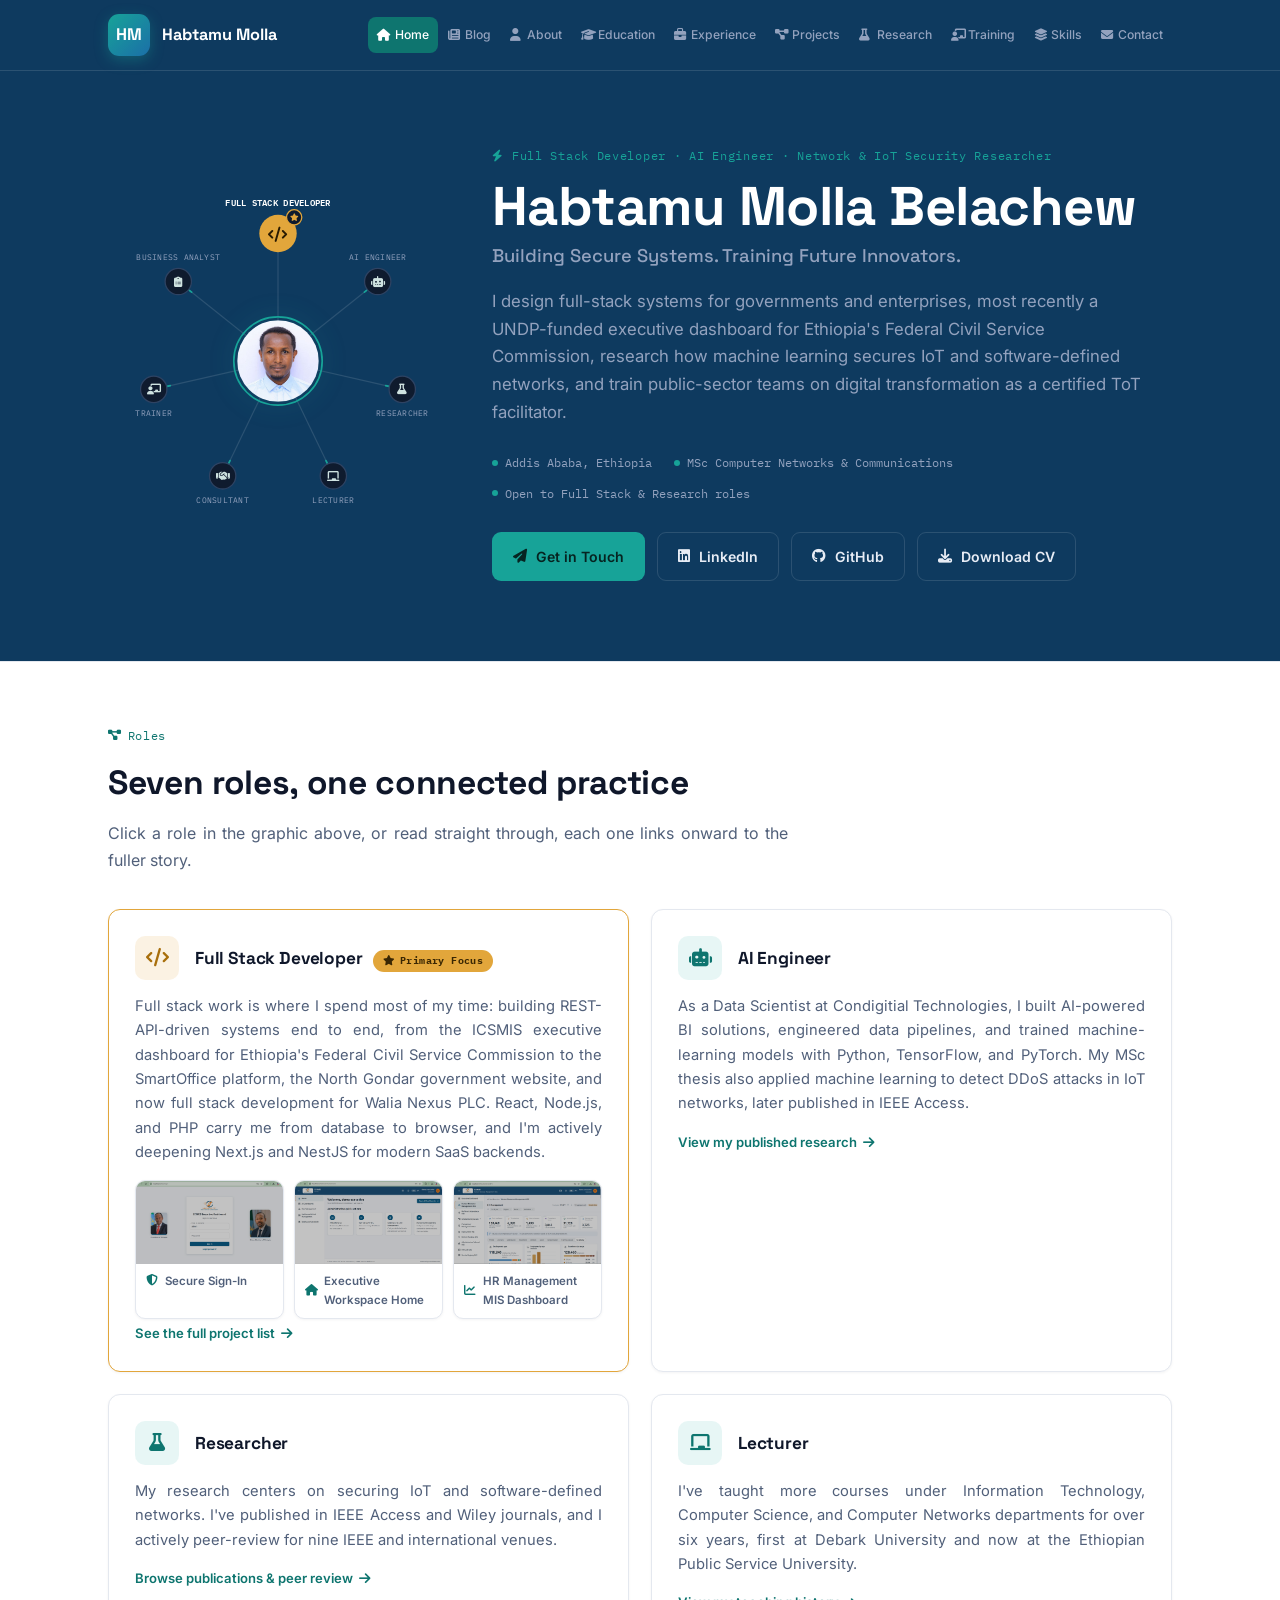
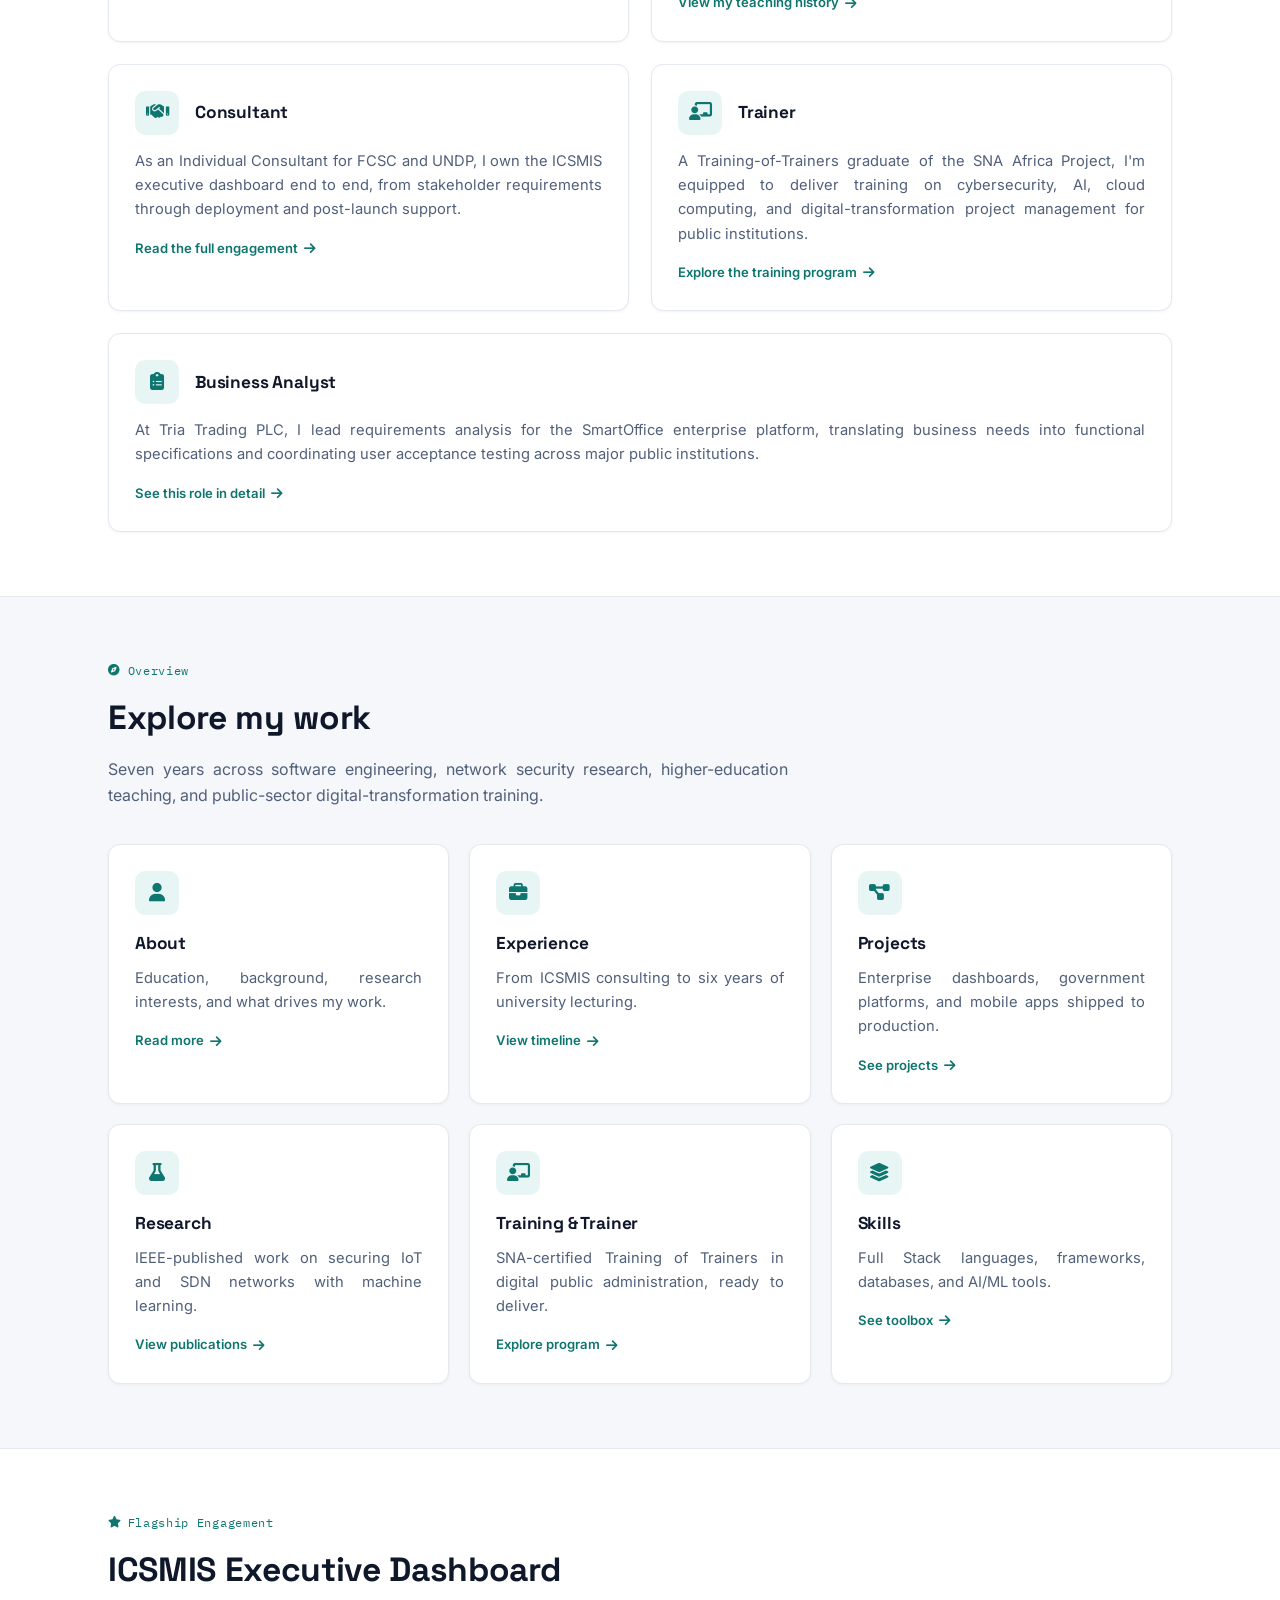
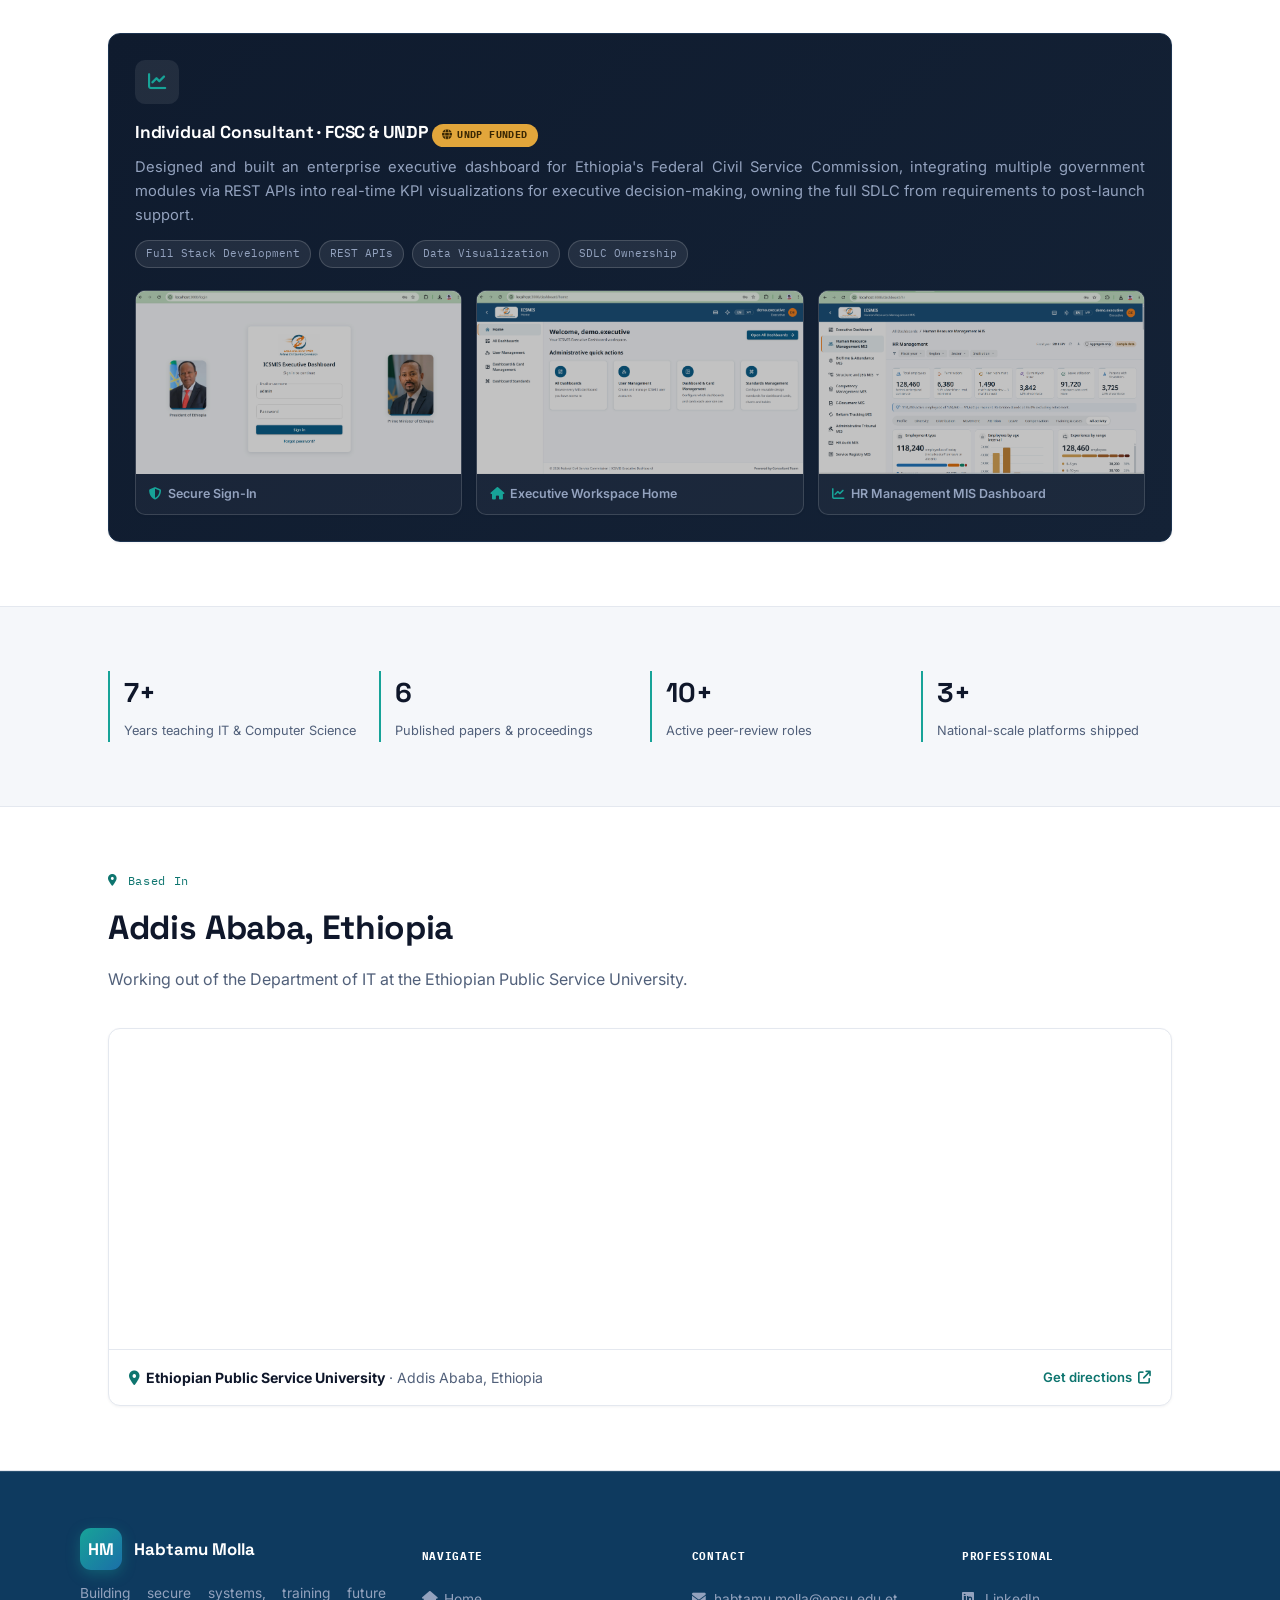
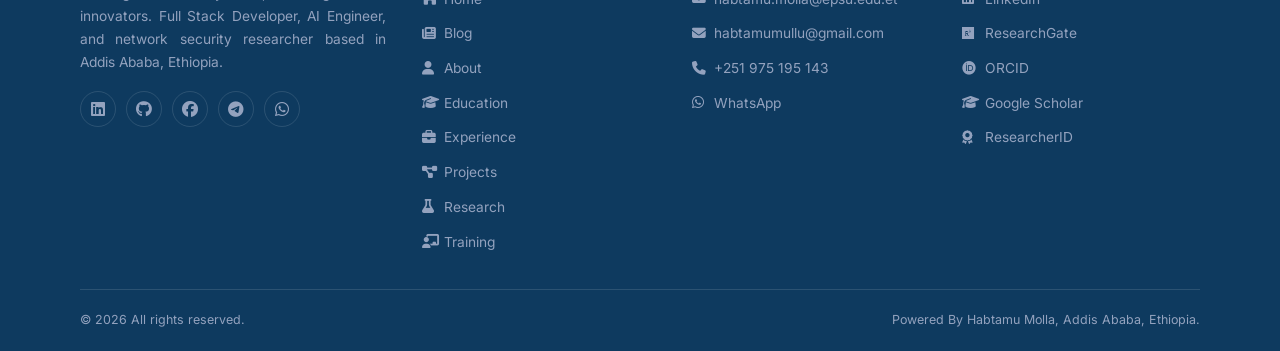
<file: index.html>
<!DOCTYPE html>
<html lang="en">
<head>
<meta charset="UTF-8">
<meta name="viewport" content="width=device-width, initial-scale=1.0">
<title>Habtamu Molla | Full Stack Developer & Network Security Researcher</title>
<meta name="description" content="Portfolio of Habtamu Molla, Full Stack Developer, IT Lecturer, Network/IoT Security Researcher, and ToT Trainer based in Addis Ababa, Ethiopia.">
<meta name="google-site-verification" content="iqMxD6NgY4F2zrNZvsVdarxeiHT7VKi01zDI94SJOY4" />
<link rel="preconnect" href="https://fonts.googleapis.com">
<link rel="preconnect" href="https://fonts.gstatic.com" crossorigin>
<link href="https://fonts.googleapis.com/css2?family=Space+Grotesk:wght@500;600;700&family=Inter:wght@400;500;600;700&family=IBM+Plex+Mono:wght@400;500&display=swap" rel="stylesheet">
<link rel="stylesheet" href="https://cdnjs.cloudflare.com/ajax/libs/font-awesome/6.5.1/css/all.min.css">
<link rel="stylesheet" href="assets/styles.css">
</head>
<body data-page="home">
<header class="site-header">
  <div class="nav-inner">
    <a class="brand" href="/">
      <span class="brand-mark">HM</span>
      <span class="brand-text">
        <span class="brand-name">Habtamu Molla</span>
        <span class="brand-tag">FULL STACK DEVELOPER &middot; AI &amp; SECURITY</span>
      </span>
    </a>
    <button class="nav-toggle" id="navToggle" aria-label="Toggle menu" aria-expanded="false">
      <span></span><span></span><span></span>
    </button>
    <ul class="nav-links" id="navLinks">
      <li><a href="/" data-page="home"><i class="fa-solid fa-house icon"></i>Home</a></li>
      <li><a href="blog" data-page="blog"><i class="fa-solid fa-newspaper icon"></i>Blog</a></li>
      <li><a href="about" data-page="about"><i class="fa-solid fa-user icon"></i>About</a></li>
      <li><a href="education" data-page="education"><i class="fa-solid fa-graduation-cap icon"></i>Education</a></li>
      <li><a href="experience" data-page="experience"><i class="fa-solid fa-briefcase icon"></i>Experience</a></li>
      <li><a href="projects" data-page="projects"><i class="fa-solid fa-diagram-project icon"></i>Projects</a></li>
      <li><a href="research" data-page="research"><i class="fa-solid fa-flask icon"></i>Research</a></li>
      <li><a href="training" data-page="training"><i class="fa-solid fa-chalkboard-user icon"></i>Training</a></li>
      <li><a href="skills" data-page="skills"><i class="fa-solid fa-layer-group icon"></i>Skills</a></li>
      <li><a href="contact" data-page="contact"><i class="fa-solid fa-envelope icon"></i>Contact</a></li>
    </ul>
  </div>
</header>

<section class="hero">
  <div class="hero-inner">
    <div class="hero-network"><svg viewBox="0 0 400 400" xmlns="http://www.w3.org/2000/svg" role="img" aria-label="My roles, connected around a central photo">
  <defs>
    <clipPath id="photoClip"><circle cx="200" cy="200" r="48"/></clipPath>
  </defs>
  <line x1="200" y1="200" x2="200.0" y2="50.0" stroke="var(--dark-line)" stroke-width="1.4"/><line class="pulse-a" x1="200" y1="200" x2="200.0" y2="50.0" stroke="#17A398" stroke-width="2" stroke-dasharray="9 121" stroke-linecap="round"/><line x1="200" y1="200" x2="317.3" y2="106.5" stroke="var(--dark-line)" stroke-width="1.4"/><line class="pulse-b" x1="200" y1="200" x2="317.3" y2="106.5" stroke="#17A398" stroke-width="2" stroke-dasharray="9 121" stroke-linecap="round"/><line x1="200" y1="200" x2="346.2" y2="233.4" stroke="var(--dark-line)" stroke-width="1.4"/><line class="pulse-c" x1="200" y1="200" x2="346.2" y2="233.4" stroke="#17A398" stroke-width="2" stroke-dasharray="9 121" stroke-linecap="round"/><line x1="200" y1="200" x2="265.1" y2="335.1" stroke="var(--dark-line)" stroke-width="1.4"/><line class="pulse-a" x1="200" y1="200" x2="265.1" y2="335.1" stroke="#17A398" stroke-width="2" stroke-dasharray="9 121" stroke-linecap="round"/><line x1="200" y1="200" x2="134.9" y2="335.1" stroke="var(--dark-line)" stroke-width="1.4"/><line class="pulse-b" x1="200" y1="200" x2="134.9" y2="335.1" stroke="#17A398" stroke-width="2" stroke-dasharray="9 121" stroke-linecap="round"/><line x1="200" y1="200" x2="53.8" y2="233.4" stroke="var(--dark-line)" stroke-width="1.4"/><line class="pulse-c" x1="200" y1="200" x2="53.8" y2="233.4" stroke="#17A398" stroke-width="2" stroke-dasharray="9 121" stroke-linecap="round"/><line x1="200" y1="200" x2="82.7" y2="106.5" stroke="var(--dark-line)" stroke-width="1.4"/><line class="pulse-a" x1="200" y1="200" x2="82.7" y2="106.5" stroke="#17A398" stroke-width="2" stroke-dasharray="9 121" stroke-linecap="round"/>
  <circle class="node-core-ring" cx="200" cy="200" r="52" fill="none" stroke="#17A398" stroke-width="2"/>
  <image href="assets/habtamu.jpg" x="152" y="152" width="96" height="96" clip-path="url(#photoClip)" preserveAspectRatio="xMidYMid slice"/>
  <a href="#role-fullstack" class="role-node" aria-label="Full Stack Developer">
      <circle class="node-circle" cx="200.0" cy="50.0" r="22" fill="var(--spark)" stroke="none" stroke-width="0"/>
      <text x="200.0" y="50.0" text-anchor="middle" dominant-baseline="central" style="font-family:'Font Awesome 6 Free';font-weight:900;font-size:18px;fill:#2A1B02;"></text>
      <text x="200.0" y="18.0" text-anchor="middle" class="node-label primary">FULL STACK DEVELOPER</text>
      <circle cx="219.0" cy="31.0" r="9" fill="#0F1B2E" stroke="var(--spark)" stroke-width="1.5"/>
      <text x="219.0" y="31.0" text-anchor="middle" dominant-baseline="central" class="node-star" style="font-family:'Font Awesome 6 Free';font-weight:900;font-size:9px;fill:var(--spark);"></text>
    </a><a href="#role-aiengineer" class="role-node" aria-label="AI Engineer">
      <circle class="node-circle" cx="317.3" cy="106.5" r="15.5" fill="#0F1B2E" stroke="#2E4363" stroke-width="1.5"/>
      <text x="317.3" y="106.5" text-anchor="middle" dominant-baseline="central" style="font-family:'Font Awesome 6 Free';font-weight:900;font-size:13px;fill:#CFE3E1;"></text>
      <text x="317.3" y="81.0" text-anchor="middle" class="node-label">AI ENGINEER</text>
    </a><a href="#role-researcher" class="role-node" aria-label="Researcher">
      <circle class="node-circle" cx="346.2" cy="233.4" r="15.5" fill="#0F1B2E" stroke="#2E4363" stroke-width="1.5"/>
      <text x="346.2" y="233.4" text-anchor="middle" dominant-baseline="central" style="font-family:'Font Awesome 6 Free';font-weight:900;font-size:13px;fill:#CFE3E1;"></text>
      <text x="346.2" y="264.9" text-anchor="middle" class="node-label">RESEARCHER</text>
    </a><a href="#role-lecturer" class="role-node" aria-label="Lecturer">
      <circle class="node-circle" cx="265.1" cy="335.1" r="15.5" fill="#0F1B2E" stroke="#2E4363" stroke-width="1.5"/>
      <text x="265.1" y="335.1" text-anchor="middle" dominant-baseline="central" style="font-family:'Font Awesome 6 Free';font-weight:900;font-size:13px;fill:#CFE3E1;"></text>
      <text x="265.1" y="366.6" text-anchor="middle" class="node-label">LECTURER</text>
    </a><a href="#role-consultant" class="role-node" aria-label="Consultant">
      <circle class="node-circle" cx="134.9" cy="335.1" r="15.5" fill="#0F1B2E" stroke="#2E4363" stroke-width="1.5"/>
      <text x="134.9" y="335.1" text-anchor="middle" dominant-baseline="central" style="font-family:'Font Awesome 6 Free';font-weight:900;font-size:13px;fill:#CFE3E1;"></text>
      <text x="134.9" y="366.6" text-anchor="middle" class="node-label">CONSULTANT</text>
    </a><a href="#role-trainer" class="role-node" aria-label="Trainer">
      <circle class="node-circle" cx="53.8" cy="233.4" r="15.5" fill="#0F1B2E" stroke="#2E4363" stroke-width="1.5"/>
      <text x="53.8" y="233.4" text-anchor="middle" dominant-baseline="central" style="font-family:'Font Awesome 6 Free';font-weight:900;font-size:13px;fill:#CFE3E1;"></text>
      <text x="53.8" y="264.9" text-anchor="middle" class="node-label">TRAINER</text>
    </a><a href="#role-analyst" class="role-node" aria-label="Business Analyst">
      <circle class="node-circle" cx="82.7" cy="106.5" r="15.5" fill="#0F1B2E" stroke="#2E4363" stroke-width="1.5"/>
      <text x="82.7" y="106.5" text-anchor="middle" dominant-baseline="central" style="font-family:'Font Awesome 6 Free';font-weight:900;font-size:13px;fill:#CFE3E1;"></text>
      <text x="82.7" y="81.0" text-anchor="middle" class="node-label">BUSINESS ANALYST</text>
    </a>
</svg></div>
    <div>
      <span class="eyebrow mono"><i class="fa-solid fa-bolt icon"></i>Full Stack Developer &middot; AI Engineer &middot; Network &amp; IoT Security Researcher</span>
      <h1>Habtamu Molla Belachew</h1>
      <div class="motto">Building Secure Systems. Training Future Innovators.</div>
      <p class="lede">I design full-stack systems for governments and enterprises, most recently a UNDP-funded executive dashboard for Ethiopia's Federal Civil Service Commission, research how machine learning secures IoT and software-defined networks, and train public-sector teams on digital transformation as a certified ToT facilitator.</p>
      <div class="hero-meta">
        <span><i class="dot"></i>Addis Ababa, Ethiopia</span>
        <span><i class="dot"></i>MSc Computer Networks &amp; Communications</span>
        <span><i class="dot"></i>Open to Full Stack &amp; Research roles</span>
      </div>
      <div class="btn-row">
        <a class="btn btn-primary" href="contact"><i class="fa-solid fa-paper-plane"></i>Get in Touch</a>
        <a class="btn btn-ghost-dark" href="https://www.linkedin.com/in/habtamu-molla-511308353/" target="_blank" rel="noopener"><i class="fa-brands fa-linkedin"></i>LinkedIn</a>
        <a class="btn btn-ghost-dark" href="https://github.com/Habtamariam" target="_blank" rel="noopener"><i class="fa-brands fa-github"></i>GitHub</a>
        <a class="btn btn-ghost-dark" href="assets/Habtamu_Molla_CV.pdf" download><i class="fa-solid fa-download"></i>Download CV</a>
      </div>
    </div>
  </div>
</section>

<section class="alt">
  <div class="wrap">
    <div class="sec-head">
      <span class="sec-eyebrow mono"><i class="fa-solid fa-diagram-project icon"></i>Roles</span>
      <h2>Seven roles, one connected practice</h2>
      <p>Click a role in the graphic above, or read straight through, each one links onward to the fuller story.</p>
    </div>
    <div class="grid-2">
    <div class="card role-block is-primary" id="role-fullstack">
      <div class="role-block-head">
        <div class="card-icon"><i class="fa-solid fa-code"></i></div>
        <h3 style="margin:0;">Full Stack Developer<span class="badge" style="margin-left:10px;"><i class="fa-solid fa-star"></i>Primary Focus</span></h3>
      </div>
      <p>Full stack work is where I spend most of my time: building REST-API-driven systems end to end, from the ICSMIS executive dashboard for Ethiopia's Federal Civil Service Commission to the SmartOffice platform, the North Gondar government website, and now full stack development for Walia Nexus PLC. React, Node.js, and PHP carry me from database to browser, and I'm actively deepening Next.js and NestJS for modern SaaS backends.</p>
      <div class="shot-gallery compact">
        <a class="shot-item" href="assets/login.png" target="_blank" rel="noopener" aria-label="View full-size screenshot: secure sign-in screen">
          <div class="shot-frame"><img src="assets/login.png" alt="ICSMIS Executive Dashboard secure sign-in screen" loading="lazy"></div>
          <span class="shot-caption"><i class="fa-solid fa-shield-halved icon"></i>Secure Sign-In</span>
        </a>
        <a class="shot-item" href="assets/landing.png" target="_blank" rel="noopener" aria-label="View full-size screenshot: executive workspace home">
          <div class="shot-frame"><img src="assets/landing.png" alt="ICSMIS Executive Dashboard workspace home screen" loading="lazy"></div>
          <span class="shot-caption"><i class="fa-solid fa-house icon"></i>Executive Workspace Home</span>
        </a>
        <a class="shot-item" href="assets/dashboards.png" target="_blank" rel="noopener" aria-label="View full-size screenshot: HR management dashboard">
          <div class="shot-frame"><img src="assets/dashboards.png" alt="ICSMIS HR Management MIS dashboard with KPI cards and charts" loading="lazy"></div>
          <span class="shot-caption"><i class="fa-solid fa-chart-line icon"></i>HR Management MIS Dashboard</span>
        </a>
      </div>
      <a class="card-link" href="projects">See the full project list <i class="fa-solid fa-arrow-right"></i></a>
    </div>
    <div class="card role-block" id="role-aiengineer">
      <div class="role-block-head">
        <div class="card-icon"><i class="fa-solid fa-robot"></i></div>
        <h3 style="margin:0;">AI Engineer</h3>
      </div>
      <p>As a Data Scientist at Condigitial Technologies, I built AI-powered BI solutions, engineered data pipelines, and trained machine-learning models with Python, TensorFlow, and PyTorch. My MSc thesis also applied machine learning to detect DDoS attacks in IoT networks, later published in IEEE Access.</p>
      <a class="card-link" href="research">View my published research <i class="fa-solid fa-arrow-right"></i></a>
    </div>
    <div class="card role-block" id="role-researcher">
      <div class="role-block-head">
        <div class="card-icon"><i class="fa-solid fa-flask"></i></div>
        <h3 style="margin:0;">Researcher</h3>
      </div>
      <p>My research centers on securing IoT and software-defined networks. I've published in IEEE Access and Wiley journals, and I actively peer-review for nine IEEE and international venues.</p>
      <a class="card-link" href="research">Browse publications & peer review <i class="fa-solid fa-arrow-right"></i></a>
    </div>
    <div class="card role-block" id="role-lecturer">
      <div class="role-block-head">
        <div class="card-icon"><i class="fa-solid fa-chalkboard"></i></div>
        <h3 style="margin:0;">Lecturer</h3>
      </div>
      <p>I've taught more courses under Information Technology, Computer Science, and Computer Networks departments for over six years, first at Debark University and now at the Ethiopian Public Service University.</p>
      <a class="card-link" href="experience">View my teaching history <i class="fa-solid fa-arrow-right"></i></a>
    </div>
    <div class="card role-block" id="role-consultant">
      <div class="role-block-head">
        <div class="card-icon"><i class="fa-solid fa-handshake"></i></div>
        <h3 style="margin:0;">Consultant</h3>
      </div>
      <p>As an Individual Consultant for FCSC and UNDP, I own the ICSMIS executive dashboard end to end, from stakeholder requirements through deployment and post-launch support.</p>
      <a class="card-link" href="experience">Read the full engagement <i class="fa-solid fa-arrow-right"></i></a>
    </div>
    <div class="card role-block" id="role-trainer">
      <div class="role-block-head">
        <div class="card-icon"><i class="fa-solid fa-chalkboard-user"></i></div>
        <h3 style="margin:0;">Trainer</h3>
      </div>
      <p>A Training-of-Trainers graduate of the SNA Africa Project, I'm equipped to deliver training on cybersecurity, AI, cloud computing, and digital-transformation project management for public institutions.</p>
      <a class="card-link" href="training">Explore the training program <i class="fa-solid fa-arrow-right"></i></a>
    </div>
    <div class="card role-block" id="role-analyst">
      <div class="role-block-head">
        <div class="card-icon"><i class="fa-solid fa-clipboard-list"></i></div>
        <h3 style="margin:0;">Business Analyst</h3>
      </div>
      <p>At Tria Trading PLC, I lead requirements analysis for the SmartOffice enterprise platform, translating business needs into functional specifications and coordinating user acceptance testing across major public institutions.</p>
      <a class="card-link" href="experience">See this role in detail <i class="fa-solid fa-arrow-right"></i></a>
    </div>
    </div>
  </div>
</section>

<section>
  <div class="wrap">
    <div class="sec-head">
      <span class="sec-eyebrow mono"><i class="fa-solid fa-compass icon"></i>Overview</span>
      <h2>Explore my work</h2>
      <p>Seven years across software engineering, network security research, higher-education teaching, and public-sector digital-transformation training.</p>
    </div>
    <div class="grid-3">
      <div class="card">
        <div class="card-icon"><i class="fa-solid fa-user"></i></div>
        <h3>About</h3>
        <p>Education, background, research interests, and what drives my work.</p>
        <a class="card-link" href="about">Read more <i class="fa-solid fa-arrow-right"></i></a>
      </div>
      <div class="card">
        <div class="card-icon"><i class="fa-solid fa-briefcase"></i></div>
        <h3>Experience</h3>
        <p>From ICSMIS consulting to six years of university lecturing.</p>
        <a class="card-link" href="experience">View timeline <i class="fa-solid fa-arrow-right"></i></a>
      </div>
      <div class="card">
        <div class="card-icon"><i class="fa-solid fa-diagram-project"></i></div>
        <h3>Projects</h3>
        <p>Enterprise dashboards, government platforms, and mobile apps shipped to production.</p>
        <a class="card-link" href="projects">See projects <i class="fa-solid fa-arrow-right"></i></a>
      </div>
      <div class="card">
        <div class="card-icon"><i class="fa-solid fa-flask"></i></div>
        <h3>Research</h3>
        <p>IEEE-published work on securing IoT and SDN networks with machine learning.</p>
        <a class="card-link" href="research">View publications <i class="fa-solid fa-arrow-right"></i></a>
      </div>
      <div class="card">
        <div class="card-icon"><i class="fa-solid fa-chalkboard-user"></i></div>
        <h3>Training &amp; Trainer</h3>
        <p>SNA-certified Training of Trainers in digital public administration, ready to deliver.</p>
        <a class="card-link" href="training">Explore program <i class="fa-solid fa-arrow-right"></i></a>
      </div>
      <div class="card">
        <div class="card-icon"><i class="fa-solid fa-layer-group"></i></div>
        <h3>Skills</h3>
        <p>Full Stack languages, frameworks, databases, and AI/ML tools.</p>
        <a class="card-link" href="skills">See toolbox <i class="fa-solid fa-arrow-right"></i></a>
      </div>
    </div>
  </div>
</section>

<section class="alt">
  <div class="wrap">
    <div class="sec-head">
      <span class="sec-eyebrow mono"><i class="fa-solid fa-star icon"></i>Flagship Engagement</span>
      <h2>ICSMIS Executive Dashboard</h2>
    </div>
    <div class="card flagship">
      <div class="card-icon"><i class="fa-solid fa-chart-line"></i></div>
      <h3>Individual Consultant &middot; FCSC &amp; UNDP <span class="badge"><i class="fa-solid fa-globe"></i>UNDP FUNDED</span></h3>
      <p>Designed and built an enterprise executive dashboard for Ethiopia's Federal Civil Service Commission, integrating multiple government modules via REST APIs into real-time KPI visualizations for executive decision-making, owning the full SDLC from requirements to post-launch support.</p>
      <div class="tag-row">
        <span class="tag">Full Stack Development</span><span class="tag">REST APIs</span><span class="tag">Data Visualization</span><span class="tag">SDLC Ownership</span>
      </div>
      <div class="shot-gallery">
        <a class="shot-item" href="assets/login.png" target="_blank" rel="noopener" aria-label="View full-size screenshot: secure sign-in screen">
          <div class="shot-frame"><img src="assets/login.png" alt="ICSMIS Executive Dashboard secure sign-in screen" loading="lazy"></div>
          <span class="shot-caption"><i class="fa-solid fa-shield-halved icon"></i>Secure Sign-In</span>
        </a>
        <a class="shot-item" href="assets/landing.png" target="_blank" rel="noopener" aria-label="View full-size screenshot: executive workspace home">
          <div class="shot-frame"><img src="assets/landing.png" alt="ICSMIS Executive Dashboard workspace home screen" loading="lazy"></div>
          <span class="shot-caption"><i class="fa-solid fa-house icon"></i>Executive Workspace Home</span>
        </a>
        <a class="shot-item" href="assets/dashboards.png" target="_blank" rel="noopener" aria-label="View full-size screenshot: HR management dashboard">
          <div class="shot-frame"><img src="assets/dashboards.png" alt="ICSMIS HR Management MIS dashboard with KPI cards and charts" loading="lazy"></div>
          <span class="shot-caption"><i class="fa-solid fa-chart-line icon"></i>HR Management MIS Dashboard</span>
        </a>
      </div>
    </div>
  </div>
</section>

<section>
  <div class="wrap">
    <div class="stat-list">
      <div class="stat"><span class="num">7+</span><span class="lbl">Years teaching IT &amp; Computer Science</span></div>
      <div class="stat"><span class="num">6</span><span class="lbl">Published papers &amp; proceedings</span></div>
      <div class="stat"><span class="num">10+</span><span class="lbl">Active peer-review roles</span></div>
      <div class="stat"><span class="num">3+</span><span class="lbl">National-scale platforms shipped</span></div>
    </div>
  </div>
</section>

<section class="alt">
  <div class="wrap">
    <div class="sec-head">
      <span class="sec-eyebrow mono"><i class="fa-solid fa-location-dot icon"></i>Based In</span>
      <h2>Addis Ababa, Ethiopia</h2>
      <p>Working out of the Department of IT at the Ethiopian Public Service University.</p>
    </div>
    <div class="map-card">
      <div class="map-embed">
        <iframe src="https://maps.google.com/maps?q=Ethiopian+Public+Service+University+Addis+Ababa+Ethiopia&t=&z=15&ie=UTF8&iwloc=&output=embed" loading="lazy" referrerpolicy="no-referrer-when-downgrade" title="Map to Ethiopian Public Service University"></iframe>
        <a class="map-overlay-link" href="https://www.google.com/maps/search/?api=1&query=Ethiopian+Public+Service+University+Addis+Ababa+Ethiopia" target="_blank" rel="noopener" aria-label="Open in Google Maps">
          <span class="map-overlay-badge"><i class="fa-solid fa-up-right-from-square"></i>Open in Google Maps</span>
        </a>
      </div>
      <div class="map-caption">
        <span><i class="fa-solid fa-location-dot" style="color:var(--signal-dark);margin-right:6px;"></i><strong>Ethiopian Public Service University</strong> &middot; Addis Ababa, Ethiopia</span>
        <a class="card-link" href="https://www.google.com/maps/search/?api=1&query=Ethiopian+Public+Service+University+Addis+Ababa+Ethiopia" target="_blank" rel="noopener">Get directions <i class="fa-solid fa-arrow-up-right-from-square"></i></a>
      </div>
    </div>

  </div>
</section>

<footer class="site-footer">
  <div class="wrap footer-top">
    <div class="footer-grid">
      <div class="footer-brand">
        <div class="brand">
          <span class="brand-mark">HM</span>
          <span class="brand-name" style="font-size:1.05rem;">Habtamu Molla</span>
        </div>
        <p>Building secure systems, training future innovators. Full Stack Developer, AI Engineer, and network security researcher based in Addis Ababa, Ethiopia.</p>
        <div class="footer-social" style="margin-top:18px;">
          <a href="https://www.linkedin.com/in/habtamu-molla-511308353/" target="_blank" rel="noopener" aria-label="LinkedIn"><i class="fa-brands fa-linkedin"></i></a>
          <a href="https://github.com/Habtamariam" target="_blank" rel="noopener" aria-label="GitHub"><i class="fa-brands fa-github"></i></a>
          <a href="https://web.facebook.com/habtamu.molla.3133" target="_blank" rel="noopener" aria-label="Facebook"><i class="fa-brands fa-facebook"></i></a>
          <a href="https://t.me/habtemaryiam" target="_blank" rel="noopener" aria-label="Telegram"><i class="fa-brands fa-telegram"></i></a>
          <a href="https://wa.me/251975195143" target="_blank" rel="noopener" aria-label="WhatsApp"><i class="fa-brands fa-whatsapp"></i></a>
        </div>
      </div>
      <div class="footer-col">
        <h5>Navigate</h5>
        <a href="/"><i class="fa-solid fa-house icon"></i>Home</a>
        <a href="blog"><i class="fa-solid fa-newspaper icon"></i>Blog</a>
        <a href="about"><i class="fa-solid fa-user icon"></i>About</a>
        <a href="education"><i class="fa-solid fa-graduation-cap icon"></i>Education</a>
        <a href="experience"><i class="fa-solid fa-briefcase icon"></i>Experience</a>
        <a href="projects"><i class="fa-solid fa-diagram-project icon"></i>Projects</a>
        <a href="research"><i class="fa-solid fa-flask icon"></i>Research</a>
        <a href="training"><i class="fa-solid fa-chalkboard-user icon"></i>Training</a>
      </div>
      <div class="footer-col">
        <h5>Contact</h5>
        <a href="mailto:habtamu.molla@epsu.edu.et"><i class="fa-solid fa-envelope icon"></i>habtamu.molla@epsu.edu.et</a>
        <a href="mailto:habtamumullu@gmail.com"><i class="fa-solid fa-envelope icon"></i>habtamumullu@gmail.com</a>
        <a href="tel:+251975195143"><i class="fa-solid fa-phone icon"></i>+251 975 195 143</a>
        <a href="https://wa.me/251975195143" target="_blank" rel="noopener"><i class="fa-brands fa-whatsapp icon"></i>WhatsApp</a>
      </div>
      <div class="footer-col">
        <h5>Professional</h5>
        <a href="https://www.linkedin.com/in/habtamu-molla-511308353/" target="_blank" rel="noopener"><i class="fa-brands fa-linkedin icon"></i>LinkedIn</a>
        <a href="https://www.researchgate.net/profile/Habtamu-Belachew-2" target="_blank" rel="noopener"><i class="fa-brands fa-researchgate icon"></i>ResearchGate</a>
        <a href="https://orcid.org/0009-0005-8239-3585" target="_blank" rel="noopener"><i class="fa-brands fa-orcid icon"></i>ORCID</a>
        <a href="https://scholar.google.com/citations?user=Yios4TAAAAAJ&hl=en&oi=ao" target="_blank" rel="noopener"><i class="fa-solid fa-graduation-cap icon"></i>Google Scholar</a>
        <a href="https://www.webofscience.com/wos/author/record/MIO-9111-2025" target="_blank" rel="noopener"><i class="fa-solid fa-award icon"></i>ResearcherID</a>
      </div>
    </div>
  </div>
  <div class="wrap footer-bottom">
    <span>&copy; <span class="js-year"></span> All rights reserved.</span>
    <span>Powered By Habtamu Molla, Addis Ababa, Ethiopia.</span>
  </div>
</footer>

<script src="assets/main.js"></script>
</body>
</html>
</file>
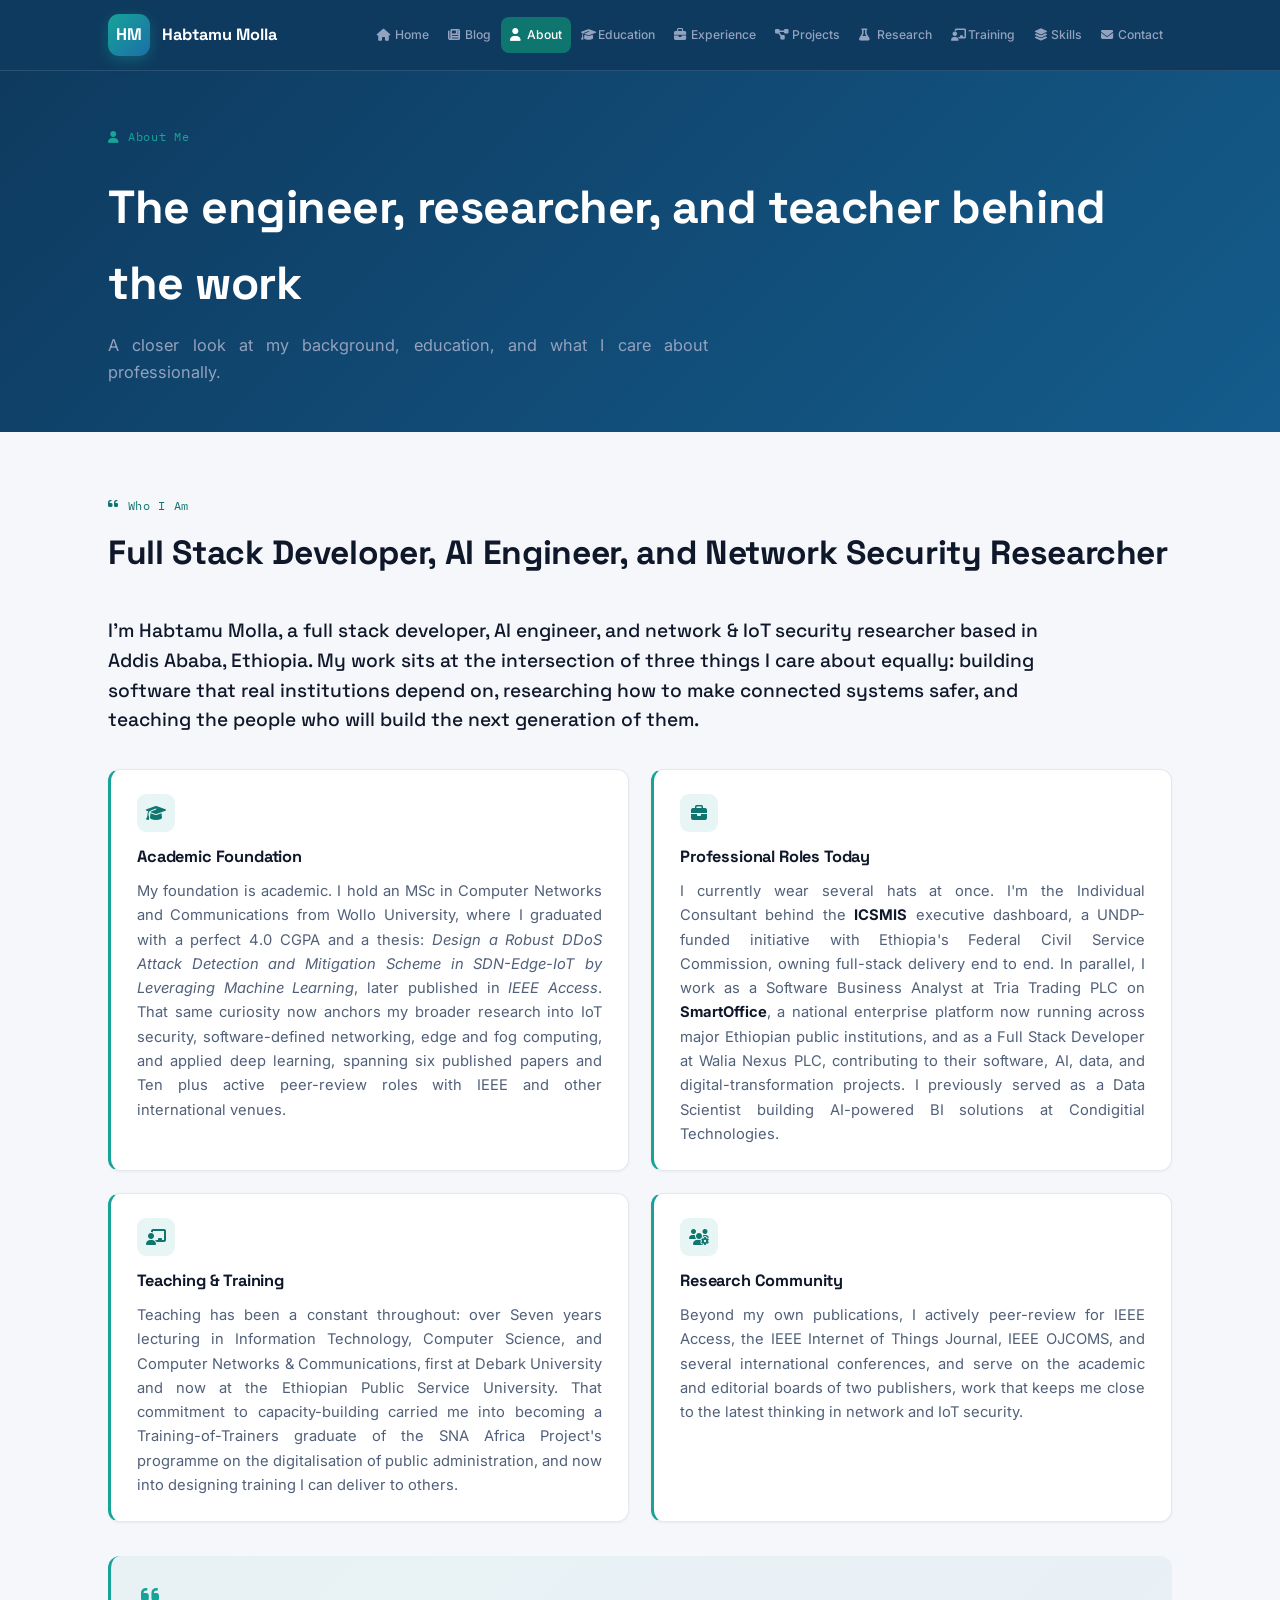
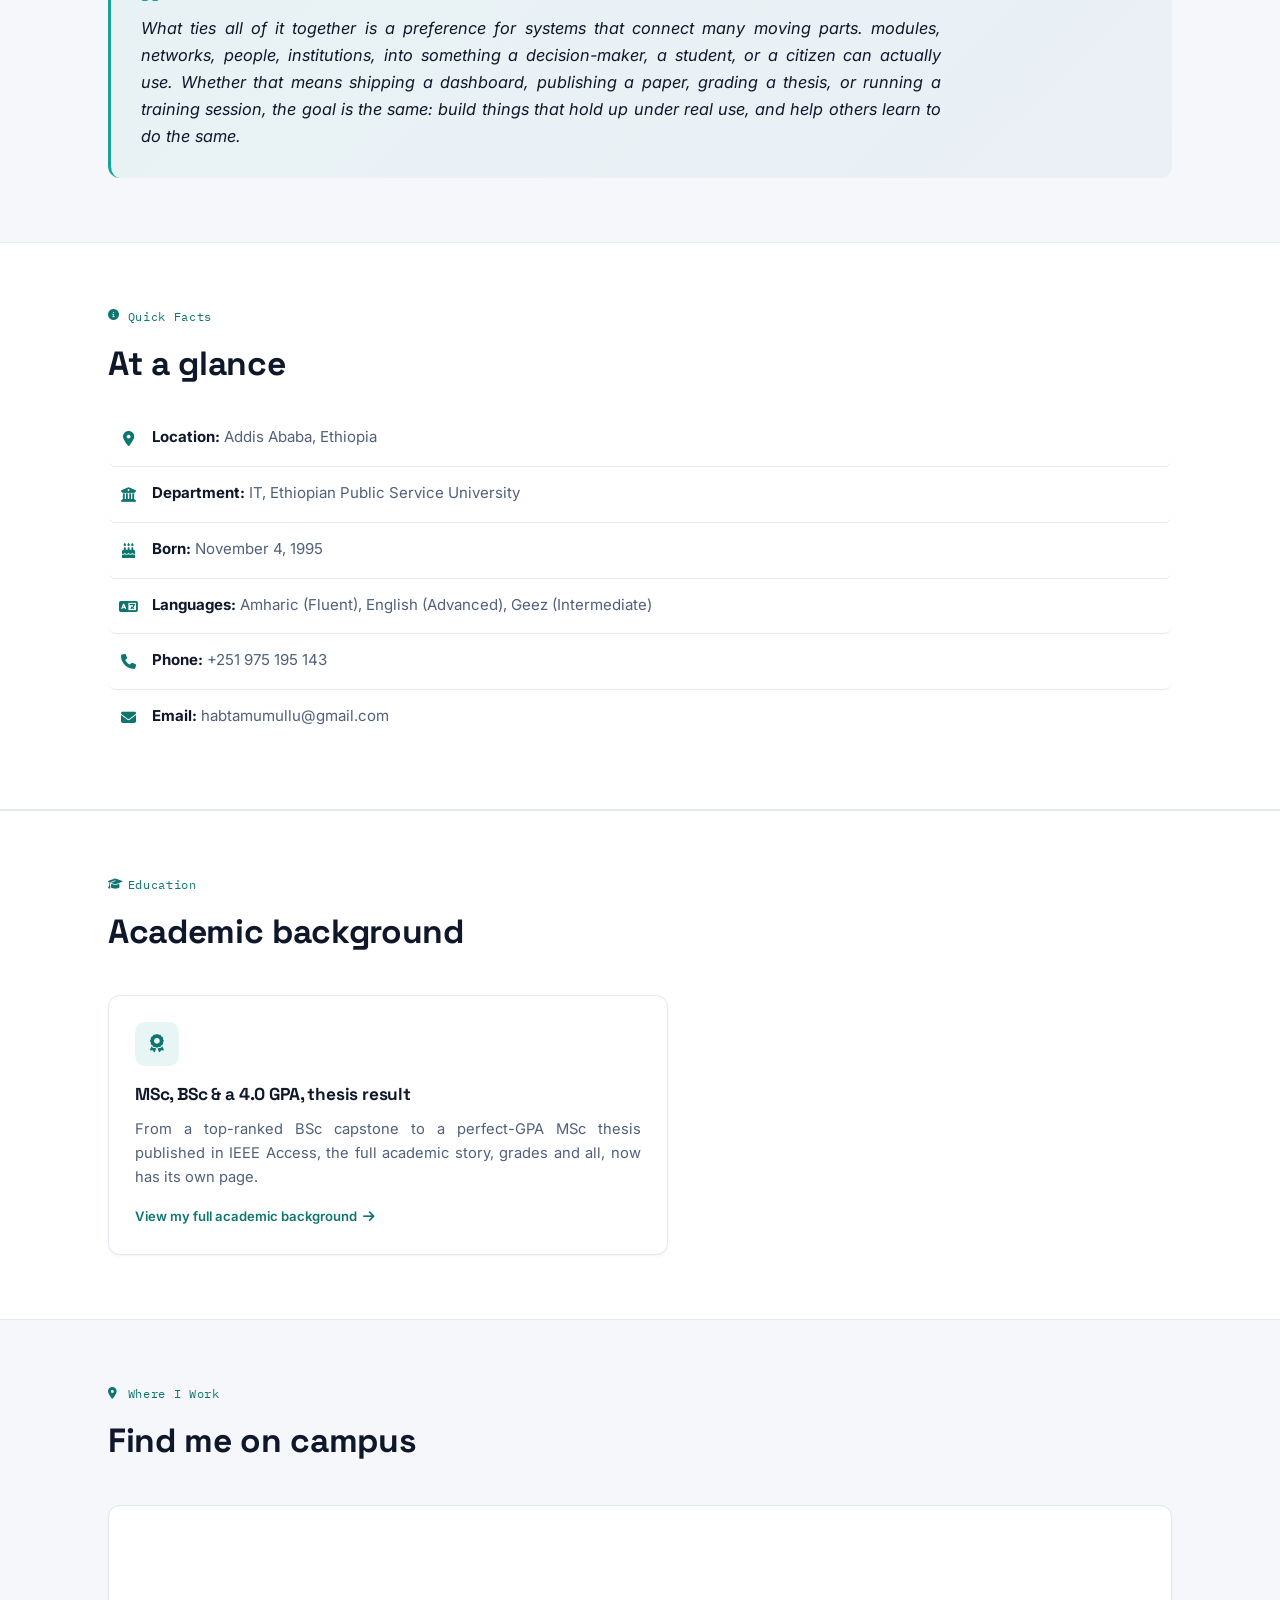
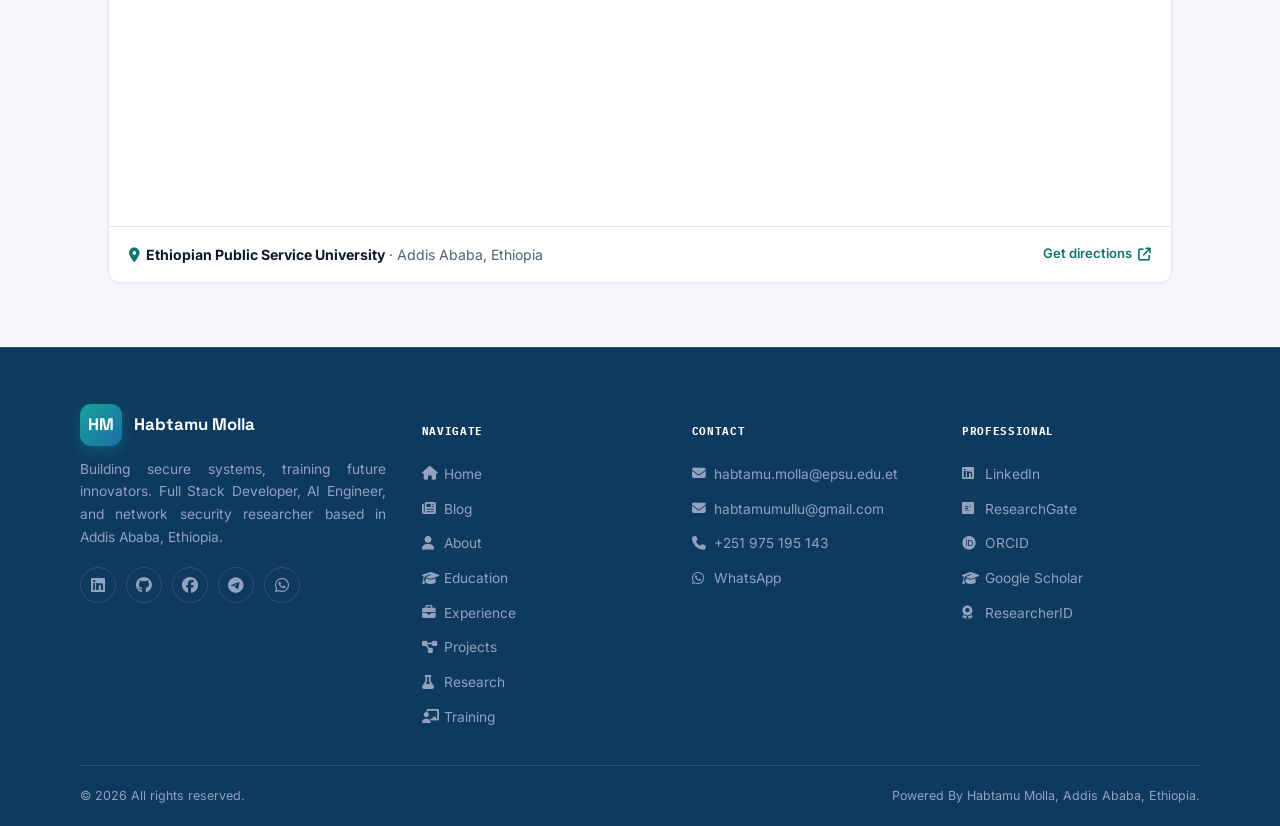
<file: about.html>
<!DOCTYPE html>
<html lang="en">
<head>
<meta charset="UTF-8">
<meta name="viewport" content="width=device-width, initial-scale=1.0">
<title>About | Habtamu Molla</title>
<meta name="description" content="Background, education, and research interests of Habtamu Molla.">
<meta name="google-site-verification" content="iqMxD6NgY4F2zrNZvsVdarxeiHT7VKi01zDI94SJOY4" />
<link rel="preconnect" href="https://fonts.googleapis.com">
<link rel="preconnect" href="https://fonts.gstatic.com" crossorigin>
<link href="https://fonts.googleapis.com/css2?family=Space+Grotesk:wght@500;600;700&family=Inter:wght@400;500;600;700&family=IBM+Plex+Mono:wght@400;500&display=swap" rel="stylesheet">
<link rel="stylesheet" href="https://cdnjs.cloudflare.com/ajax/libs/font-awesome/6.5.1/css/all.min.css">
<link rel="stylesheet" href="assets/styles.css">
</head>
<body data-page="about">
<header class="site-header">
  <div class="nav-inner">
    <a class="brand" href="/">
      <span class="brand-mark">HM</span>
      <span class="brand-text">
        <span class="brand-name">Habtamu Molla</span>
        <span class="brand-tag">FULL STACK DEVELOPER &middot; AI &amp; SECURITY</span>
      </span>
    </a>
    <button class="nav-toggle" id="navToggle" aria-label="Toggle menu" aria-expanded="false">
      <span></span><span></span><span></span>
    </button>
    <ul class="nav-links" id="navLinks">
      <li><a href="/" data-page="home"><i class="fa-solid fa-house icon"></i>Home</a></li>
      <li><a href="blog" data-page="blog"><i class="fa-solid fa-newspaper icon"></i>Blog</a></li>
      <li><a href="about" data-page="about"><i class="fa-solid fa-user icon"></i>About</a></li>
      <li><a href="education" data-page="education"><i class="fa-solid fa-graduation-cap icon"></i>Education</a></li>
      <li><a href="experience" data-page="experience"><i class="fa-solid fa-briefcase icon"></i>Experience</a></li>
      <li><a href="projects" data-page="projects"><i class="fa-solid fa-diagram-project icon"></i>Projects</a></li>
      <li><a href="research" data-page="research"><i class="fa-solid fa-flask icon"></i>Research</a></li>
      <li><a href="training" data-page="training"><i class="fa-solid fa-chalkboard-user icon"></i>Training</a></li>
      <li><a href="skills" data-page="skills"><i class="fa-solid fa-layer-group icon"></i>Skills</a></li>
      <li><a href="contact" data-page="contact"><i class="fa-solid fa-envelope icon"></i>Contact</a></li>
    </ul>
  </div>
</header>

<section class="page-banner">
  <div class="wrap">
    <span class="eyebrow mono"><i class="fa-solid fa-user icon"></i>About Me</span>
    <h1>The engineer, researcher, and teacher behind the work</h1>
    <p>A closer look at my background, education, and what I care about professionally.</p>
  </div>
</section>

<section>
  <div class="wrap">
    <div class="sec-head" style="max-width:100%;">
      <span class="sec-eyebrow mono"><i class="fa-solid fa-quote-left icon"></i>Who I Am</span>
      <h2>Full Stack Developer, AI Engineer, and Network Security Researcher</h2>
    </div>

    <p class="bio-lede">I'm Habtamu Molla, a full stack developer, AI engineer, and network &amp; IoT security researcher based in Addis Ababa, Ethiopia. My work sits at the intersection of three things I care about equally: building software that real institutions depend on, researching how to make connected systems safer, and teaching the people who will build the next generation of them.</p>

    <div class="bio-grid">
      <div class="bio-item">
        <div class="bio-item-icon"><i class="fa-solid fa-graduation-cap"></i></div>
        <h3>Academic Foundation</h3>
        <p>My foundation is academic. I hold an MSc in Computer Networks and Communications from Wollo University, where I graduated with a perfect 4.0 CGPA and a thesis: <em>Design a Robust DDoS Attack Detection and Mitigation Scheme in SDN-Edge-IoT by Leveraging Machine Learning</em>, later published in <em>IEEE Access</em>. That same curiosity now anchors my broader research into IoT security, software-defined networking, edge and fog computing, and applied deep learning, spanning six published papers and Ten plus active peer-review roles with IEEE and other international venues.</p>
      </div>
      <div class="bio-item">
        <div class="bio-item-icon"><i class="fa-solid fa-briefcase"></i></div>
        <h3>Professional Roles Today</h3>
        <p>I currently wear several hats at once. I'm the Individual Consultant behind the <strong style="color:var(--ink);">ICSMIS</strong> executive dashboard, a UNDP-funded initiative with Ethiopia's Federal Civil Service Commission, owning full-stack delivery end to end. In parallel, I work as a Software Business Analyst at Tria Trading PLC on <strong style="color:var(--ink);">SmartOffice</strong>, a national enterprise platform now running across major Ethiopian public institutions, and as a Full Stack Developer at Walia Nexus PLC, contributing to their software, AI, data, and digital-transformation projects. I previously served as a Data Scientist building AI-powered BI solutions at Condigitial Technologies.</p>
      </div>
      <div class="bio-item">
        <div class="bio-item-icon"><i class="fa-solid fa-chalkboard-user"></i></div>
        <h3>Teaching &amp; Training</h3>
        <p>Teaching has been a constant throughout: over Seven years lecturing in Information Technology, Computer Science, and Computer Networks &amp; Communications, first at Debark University and now at the Ethiopian Public Service University. That commitment to capacity-building carried me into becoming a Training-of-Trainers graduate of the SNA Africa Project's programme on the digitalisation of public administration, and now into designing training I can deliver to others.</p>
      </div>
      <div class="bio-item">
        <div class="bio-item-icon"><i class="fa-solid fa-users-gear"></i></div>
        <h3>Research Community</h3>
        <p>Beyond my own publications, I actively peer-review for IEEE Access, the IEEE Internet of Things Journal, IEEE OJCOMS, and several international conferences, and serve on the academic and editorial boards of two publishers, work that keeps me close to the latest thinking in network and IoT security.</p>
      </div>
    </div>

    <blockquote class="bio-quote">
      <i class="fa-solid fa-quote-left"></i>
      <p>What ties all of it together is a preference for systems that connect many moving parts. modules, networks, people, institutions, into something a decision-maker, a student, or a citizen can actually use. Whether that means shipping a dashboard, publishing a paper, grading a thesis, or running a training session, the goal is the same: build things that hold up under real use, and help others learn to do the same.</p>
    </blockquote>
  </div>
</section>

<section class="alt">
  <div class="wrap">
    <div class="grid-2">
      <div>
        <div class="sec-head" style="margin-bottom:20px;">
          <span class="sec-eyebrow mono"><i class="fa-solid fa-circle-info icon"></i>Quick Facts</span>
          <h2>At a glance</h2>
        </div>
        <ul class="info-list">
          <li><span class="il-icon"><i class="fa-solid fa-location-dot"></i></span><span><strong>Location:</strong> Addis Ababa, Ethiopia</span></li>
          <li><span class="il-icon"><i class="fa-solid fa-building-columns"></i></span><span><strong>Department:</strong> IT, Ethiopian Public Service University</span></li>
          <li><span class="il-icon"><i class="fa-solid fa-cake-candles"></i></span><span><strong>Born:</strong> November 4, 1995</span></li>
          <li><span class="il-icon"><i class="fa-solid fa-language"></i></span><span><strong>Languages:</strong> Amharic (Fluent), English (Advanced), Geez (Intermediate)</span></li>
          <li><span class="il-icon"><i class="fa-solid fa-phone"></i></span><span><strong>Phone:</strong> +251 975 195 143</span></li>
          <li><span class="il-icon"><i class="fa-solid fa-envelope"></i></span><span><strong>Email:</strong> habtamumullu@gmail.com</span></li>
        </ul>
      </div>
    </div>
  </div>
</section>

<section class="alt">
  <div class="wrap">
    <div class="sec-head">
      <span class="sec-eyebrow mono"><i class="fa-solid fa-graduation-cap icon"></i>Education</span>
      <h2>Academic background</h2>
    </div>
    <div class="card" style="max-width:560px;">
      <div class="card-icon"><i class="fa-solid fa-award"></i></div>
      <h3>MSc, BSc &amp; a 4.0 GPA, thesis result</h3>
      <p>From a top-ranked BSc capstone to a perfect-GPA MSc thesis published in IEEE Access, the full academic story, grades and all, now has its own page.</p>
      <a class="card-link" href="education">View my full academic background <i class="fa-solid fa-arrow-right"></i></a>
    </div>
  </div>
</section>

<section>
  <div class="wrap">
    <div class="sec-head">
      <span class="sec-eyebrow mono"><i class="fa-solid fa-location-dot icon"></i>Where I Work</span>
      <h2>Find me on campus</h2>
    </div>
    <div class="map-card">
      <div class="map-embed">
        <iframe src="https://maps.google.com/maps?q=Ethiopian+Public+Service+University+Addis+Ababa+Ethiopia&t=&z=15&ie=UTF8&iwloc=&output=embed" loading="lazy" referrerpolicy="no-referrer-when-downgrade" title="Map to Ethiopian Public Service University"></iframe>
        <a class="map-overlay-link" href="https://www.google.com/maps/search/?api=1&query=Ethiopian+Public+Service+University+Addis+Ababa+Ethiopia" target="_blank" rel="noopener" aria-label="Open in Google Maps">
          <span class="map-overlay-badge"><i class="fa-solid fa-up-right-from-square"></i>Open in Google Maps</span>
        </a>
      </div>
      <div class="map-caption">
        <span><i class="fa-solid fa-location-dot" style="color:var(--signal-dark);margin-right:6px;"></i><strong>Ethiopian Public Service University</strong> &middot; Addis Ababa, Ethiopia</span>
        <a class="card-link" href="https://www.google.com/maps/search/?api=1&query=Ethiopian+Public+Service+University+Addis+Ababa+Ethiopia" target="_blank" rel="noopener">Get directions <i class="fa-solid fa-arrow-up-right-from-square"></i></a>
      </div>
    </div>

  </div>
</section>




<footer class="site-footer">
  <div class="wrap footer-top">
    <div class="footer-grid">
      <div class="footer-brand">
        <div class="brand">
          <span class="brand-mark">HM</span>
          <span class="brand-name" style="font-size:1.05rem;">Habtamu Molla</span>
        </div>
        <p>Building secure systems, training future innovators. Full Stack Developer, AI Engineer, and network security researcher based in Addis Ababa, Ethiopia.</p>
        <div class="footer-social" style="margin-top:18px;">
          <a href="https://www.linkedin.com/in/habtamu-molla-511308353/" target="_blank" rel="noopener" aria-label="LinkedIn"><i class="fa-brands fa-linkedin"></i></a>
          <a href="https://github.com/Habtamariam" target="_blank" rel="noopener" aria-label="GitHub"><i class="fa-brands fa-github"></i></a>
          <a href="https://web.facebook.com/habtamu.molla.3133" target="_blank" rel="noopener" aria-label="Facebook"><i class="fa-brands fa-facebook"></i></a>
          <a href="https://t.me/habtemaryiam" target="_blank" rel="noopener" aria-label="Telegram"><i class="fa-brands fa-telegram"></i></a>
          <a href="https://wa.me/251975195143" target="_blank" rel="noopener" aria-label="WhatsApp"><i class="fa-brands fa-whatsapp"></i></a>
        </div>
      </div>
      <div class="footer-col">
        <h5>Navigate</h5>
        <a href="/"><i class="fa-solid fa-house icon"></i>Home</a>
        <a href="blog"><i class="fa-solid fa-newspaper icon"></i>Blog</a>
        <a href="about"><i class="fa-solid fa-user icon"></i>About</a>
        <a href="education"><i class="fa-solid fa-graduation-cap icon"></i>Education</a>
        <a href="experience"><i class="fa-solid fa-briefcase icon"></i>Experience</a>
        <a href="projects"><i class="fa-solid fa-diagram-project icon"></i>Projects</a>
        <a href="research"><i class="fa-solid fa-flask icon"></i>Research</a>
        <a href="training"><i class="fa-solid fa-chalkboard-user icon"></i>Training</a>
      </div>
      <div class="footer-col">
        <h5>Contact</h5>
        <a href="mailto:habtamu.molla@epsu.edu.et"><i class="fa-solid fa-envelope icon"></i>habtamu.molla@epsu.edu.et</a>
        <a href="mailto:habtamumullu@gmail.com"><i class="fa-solid fa-envelope icon"></i>habtamumullu@gmail.com</a>
        <a href="tel:+251975195143"><i class="fa-solid fa-phone icon"></i>+251 975 195 143</a>
        <a href="https://wa.me/251975195143" target="_blank" rel="noopener"><i class="fa-brands fa-whatsapp icon"></i>WhatsApp</a>
      </div>
      <div class="footer-col">
        <h5>Professional</h5>
        <a href="https://www.linkedin.com/in/habtamu-molla-511308353/" target="_blank" rel="noopener"><i class="fa-brands fa-linkedin icon"></i>LinkedIn</a>
        <a href="https://www.researchgate.net/profile/Habtamu-Belachew-2" target="_blank" rel="noopener"><i class="fa-brands fa-researchgate icon"></i>ResearchGate</a>
        <a href="https://orcid.org/0009-0005-8239-3585" target="_blank" rel="noopener"><i class="fa-brands fa-orcid icon"></i>ORCID</a>
        <a href="https://scholar.google.com/citations?user=Yios4TAAAAAJ&hl=en&oi=ao" target="_blank" rel="noopener"><i class="fa-solid fa-graduation-cap icon"></i>Google Scholar</a>
        <a href="https://www.webofscience.com/wos/author/record/MIO-9111-2025" target="_blank" rel="noopener"><i class="fa-solid fa-award icon"></i>ResearcherID</a>
      </div>
    </div>
  </div>
  <div class="wrap footer-bottom">
    <span>&copy; <span class="js-year"></span> All rights reserved.</span>
    <span>Powered By Habtamu Molla, Addis Ababa, Ethiopia.</span>
  </div>
</footer>

<script src="assets/main.js"></script>
</body>
</html>
</file>
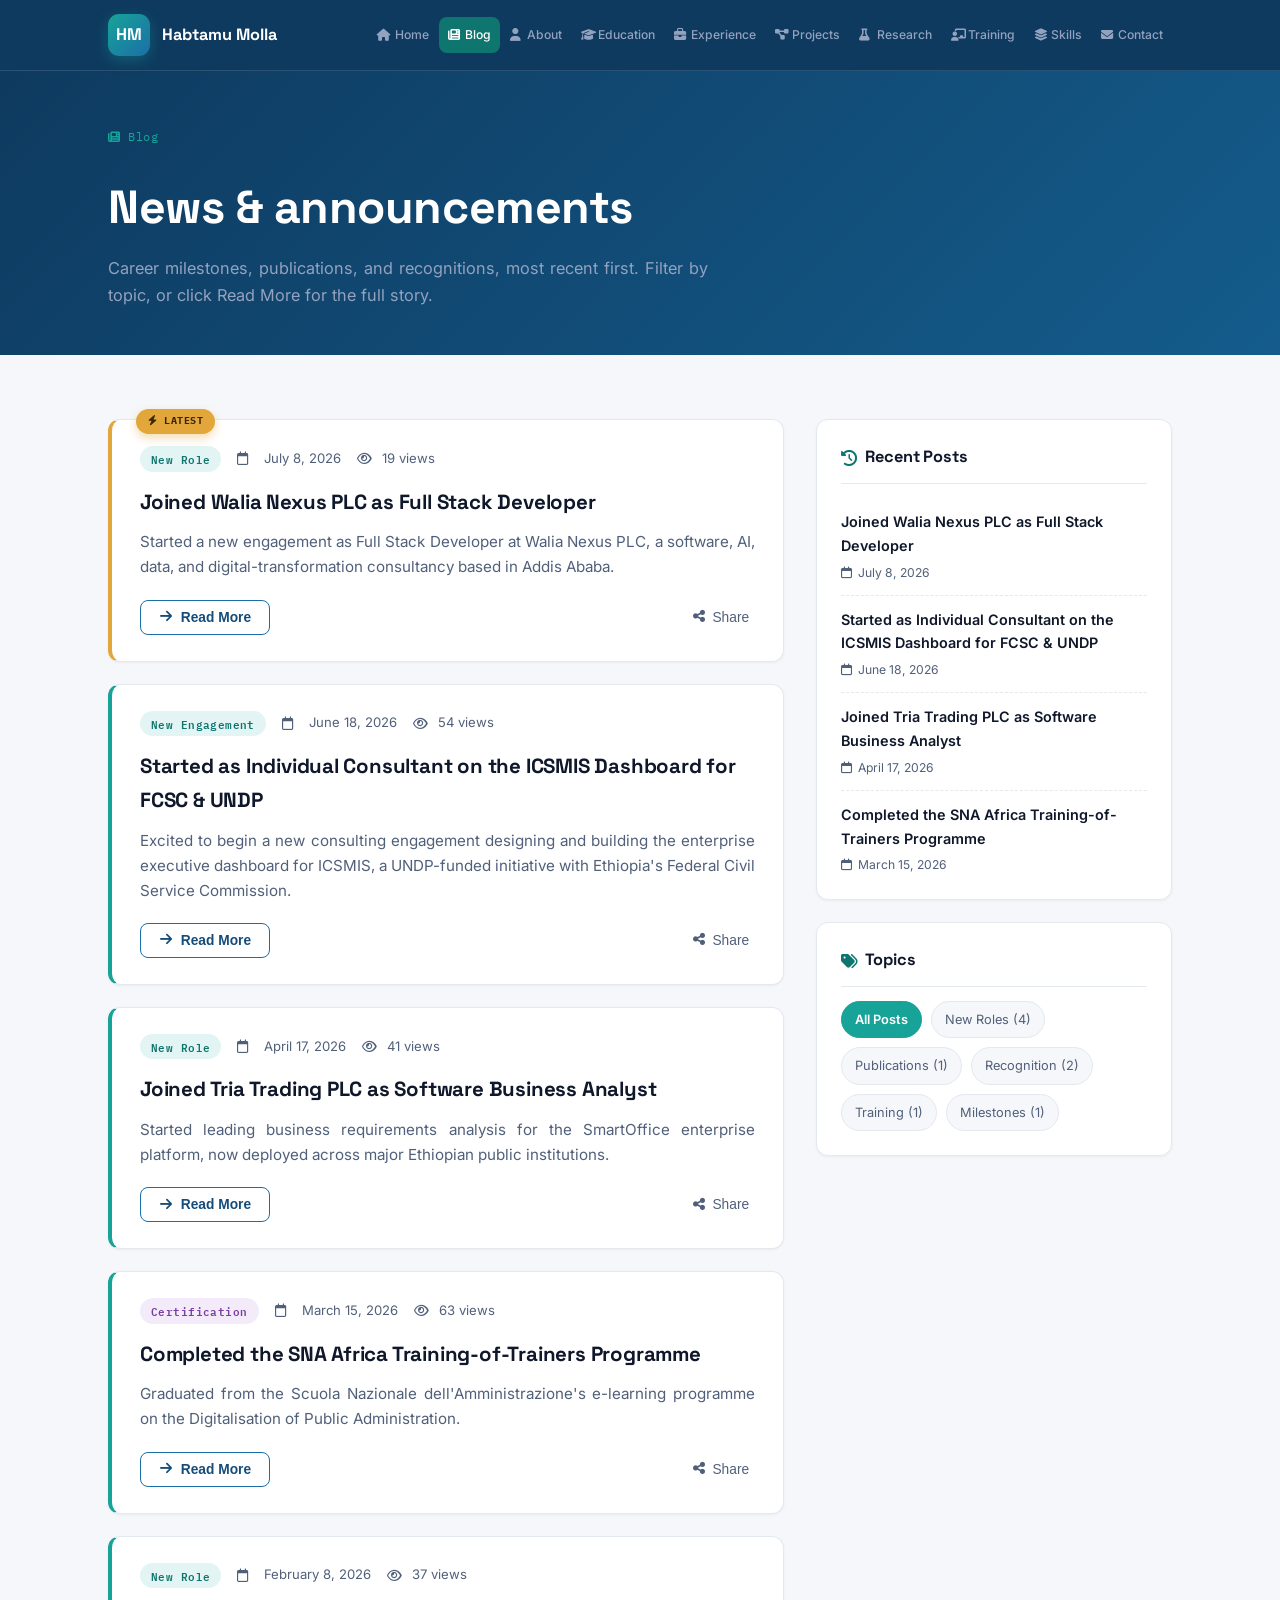
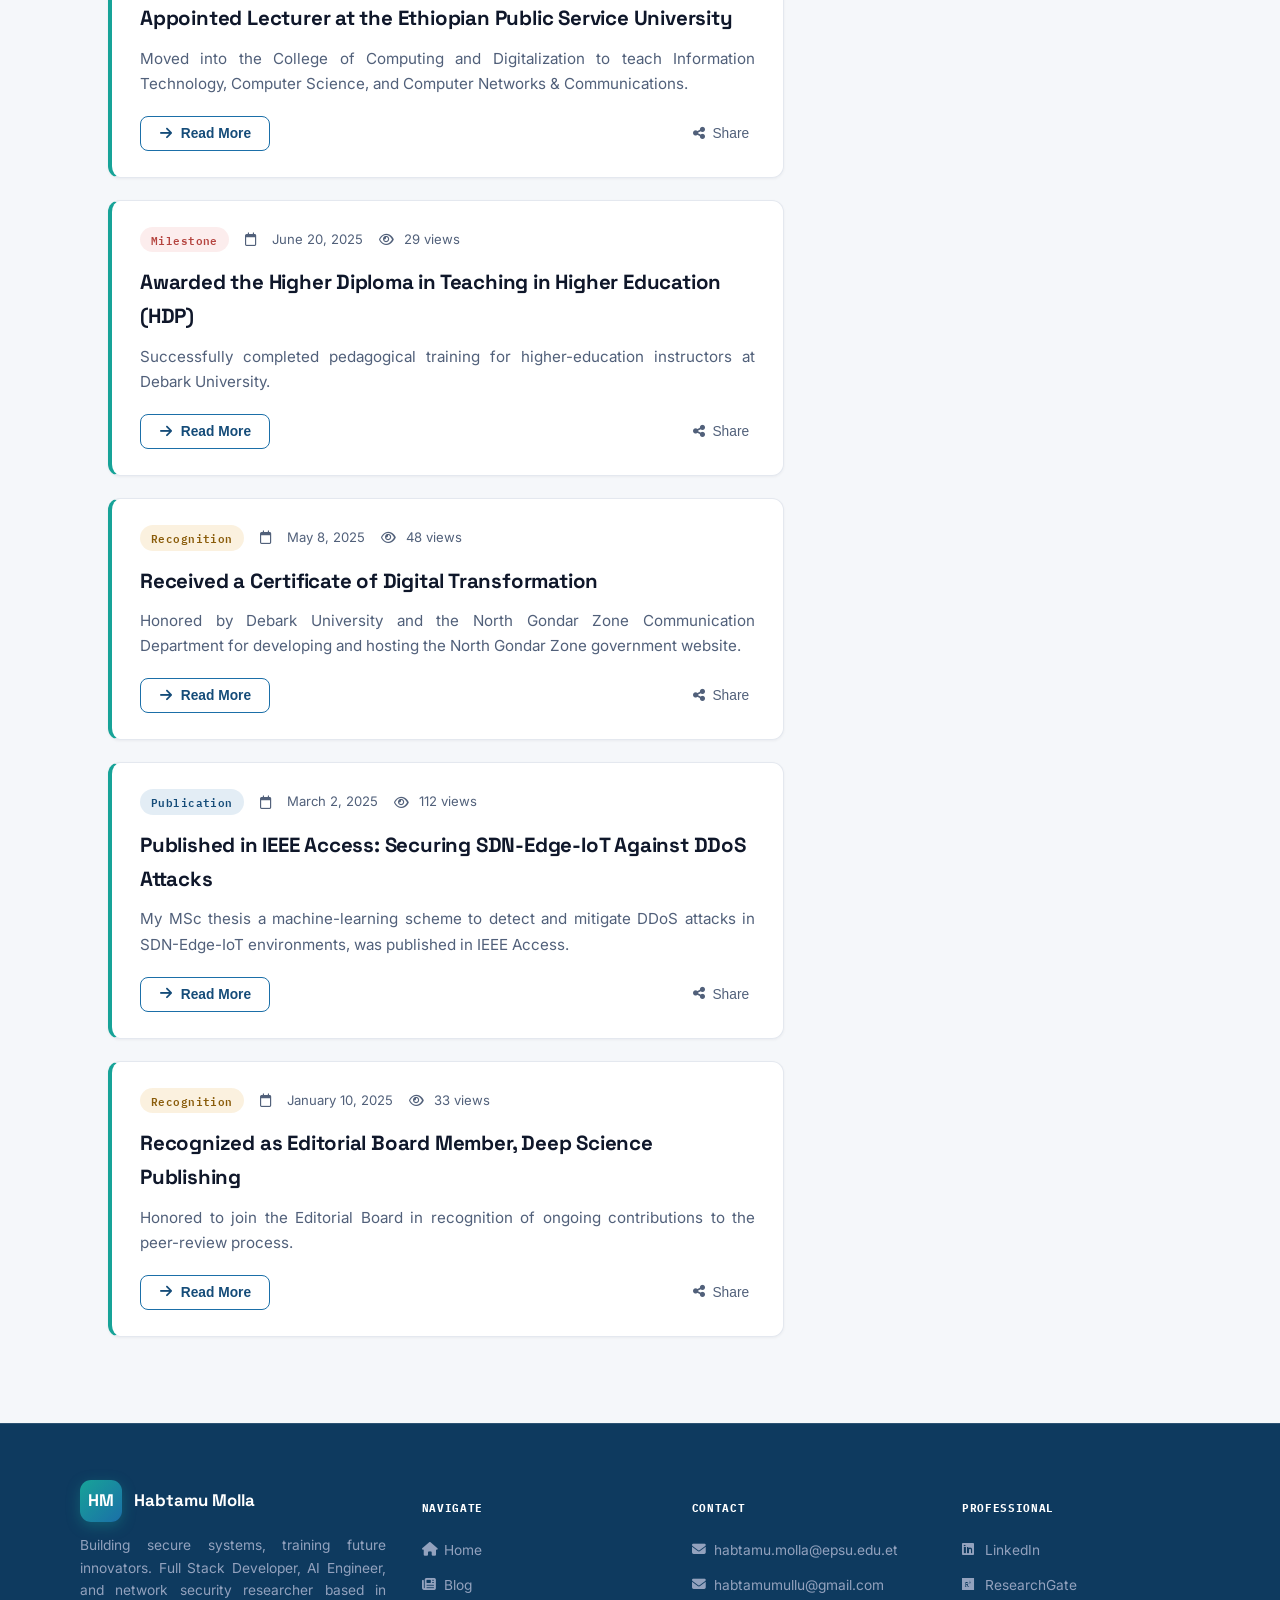
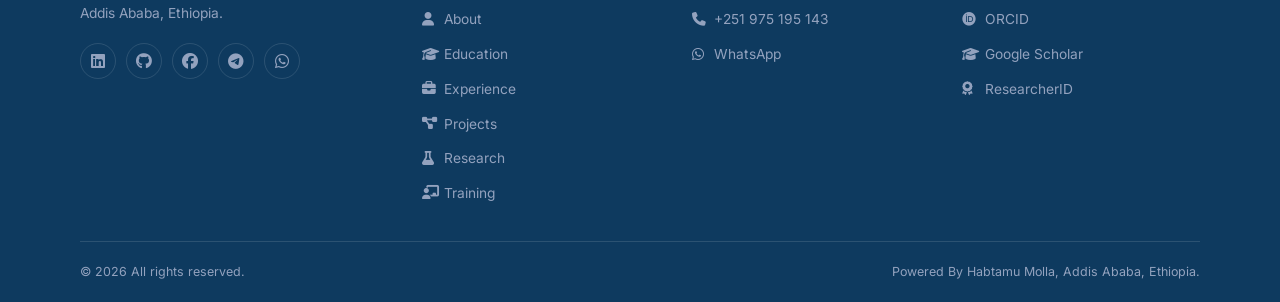
<file: blog.html>
<!DOCTYPE html>
<html lang="en">
<head>
<meta charset="UTF-8">
<meta name="viewport" content="width=device-width, initial-scale=1.0">
<title>Blog | Habtamu Molla</title>
<meta name="description" content="Career news and announcements from Habtamu Molla.">
<meta name="google-site-verification" content="iqMxD6NgY4F2zrNZvsVdarxeiHT7VKi01zDI94SJOY4" />
<link rel="preconnect" href="https://fonts.googleapis.com">
<link rel="preconnect" href="https://fonts.gstatic.com" crossorigin>
<link href="https://fonts.googleapis.com/css2?family=Space+Grotesk:wght@500;600;700&family=Inter:wght@400;500;600;700&family=IBM+Plex+Mono:wght@400;500&display=swap" rel="stylesheet">
<link rel="stylesheet" href="https://cdnjs.cloudflare.com/ajax/libs/font-awesome/6.5.1/css/all.min.css">
<link rel="stylesheet" href="assets/styles.css">
</head>
<body data-page="blog">
<header class="site-header">
  <div class="nav-inner">
    <a class="brand" href="/">
      <span class="brand-mark">HM</span>
      <span class="brand-text">
        <span class="brand-name">Habtamu Molla</span>
        <span class="brand-tag">FULL STACK DEVELOPER &middot; AI &amp; SECURITY</span>
      </span>
    </a>
    <button class="nav-toggle" id="navToggle" aria-label="Toggle menu" aria-expanded="false">
      <span></span><span></span><span></span>
    </button>
    <ul class="nav-links" id="navLinks">
      <li><a href="/" data-page="home"><i class="fa-solid fa-house icon"></i>Home</a></li>
      <li><a href="blog" data-page="blog"><i class="fa-solid fa-newspaper icon"></i>Blog</a></li>
      <li><a href="about" data-page="about"><i class="fa-solid fa-user icon"></i>About</a></li>
      <li><a href="education" data-page="education"><i class="fa-solid fa-graduation-cap icon"></i>Education</a></li>
      <li><a href="experience" data-page="experience"><i class="fa-solid fa-briefcase icon"></i>Experience</a></li>
      <li><a href="projects" data-page="projects"><i class="fa-solid fa-diagram-project icon"></i>Projects</a></li>
      <li><a href="research" data-page="research"><i class="fa-solid fa-flask icon"></i>Research</a></li>
      <li><a href="training" data-page="training"><i class="fa-solid fa-chalkboard-user icon"></i>Training</a></li>
      <li><a href="skills" data-page="skills"><i class="fa-solid fa-layer-group icon"></i>Skills</a></li>
      <li><a href="contact" data-page="contact"><i class="fa-solid fa-envelope icon"></i>Contact</a></li>
    </ul>
  </div>
</header>

<section class="page-banner">
  <div class="wrap">
    <span class="eyebrow mono"><i class="fa-solid fa-newspaper icon"></i>Blog</span>
    <h1>News &amp; announcements</h1>
    <p>Career milestones, publications, and recognitions, most recent first. Filter by topic, or click Read More for the full story.</p>
  </div>
</section>

<section>
  <div class="wrap">
    <div class="blog-layout">
      <div class="news-feed">
    <!-- ============ NEWS ITEM: copy this whole <article> block (up to the closing </article>),
         edit the fields, and paste it right after <div class="news-feed"> to publish new news. ============ -->
    <article class="news-card is-latest" id="news-9" data-category="role"><span class="news-latest-ribbon"><i class="fa-solid fa-bolt"></i> LATEST</span>
      <div class="news-meta">
        <span class="news-category cat-role">New Role</span>
        <span><i class="fa-regular fa-calendar"></i>&nbsp;<time class="js-relative-time" datetime="2026-07-08T09:00:00">July 8, 2026<span class="js-relative-label"></span></time></span>
        <span><i class="fa-regular fa-eye"></i>&nbsp;19 views</span>
      </div>
      <h3>Joined Walia Nexus PLC as Full Stack Developer</h3>
      <p>Started a new engagement as Full Stack Developer at Walia Nexus PLC, a software, AI, data, and digital-transformation consultancy based in Addis Ababa.</p>
      <div class="news-detail" id="news-9-detail">
        <p>The initial project-based engagement runs from July 8 to August 8, 2026, continuing on a monthly basis afterward. Responsibilities span full stack software development, backend and frontend implementation, API development, database work, testing, deployment support, and documentation.</p>
      </div>
      <div class="news-actions">
        <button type="button" class="news-readmore" data-target="news-9-detail">
          <i class="fa-solid fa-arrow-right icon"></i><span class="news-readmore-label">Read More</span>
        </button>
        <button type="button" class="news-share" data-share-id="news-9" data-share-title="Joined Walia Nexus PLC as Full Stack Developer">
          <i class="fa-solid fa-share-nodes"></i><span class="news-share-label">Share</span>
        </button>
      </div>
    </article>
    <!-- ============ NEWS ITEM: copy this whole <article> block (up to the closing </article>),
         edit the fields, and paste it right after <div class="news-feed"> to publish new news. ============ -->
    <article class="news-card" id="news-8" data-category="role">
      <div class="news-meta">
        <span class="news-category cat-role">New Engagement</span>
        <span><i class="fa-regular fa-calendar"></i>&nbsp;<time class="js-relative-time" datetime="2026-06-18T10:00:00">June 18, 2026<span class="js-relative-label"></span></time></span>
        <span><i class="fa-regular fa-eye"></i>&nbsp;54 views</span>
      </div>
      <h3>Started as Individual Consultant on the ICSMIS Dashboard for FCSC &amp; UNDP</h3>
      <p>Excited to begin a new consulting engagement designing and building the enterprise executive dashboard for ICSMIS, a UNDP-funded initiative with Ethiopia's Federal Civil Service Commission.</p>
      <div class="news-detail" id="news-8-detail">
        <p>The role covers the full software development life cycle: requirements gathering with FCSC stakeholders, full-stack development, integrating multiple government modules via REST APIs, and delivering the KPI visualizations executives now use for day-to-day decisions.</p>
      </div>
      <div class="news-actions">
        <button type="button" class="news-readmore" data-target="news-8-detail">
          <i class="fa-solid fa-arrow-right icon"></i><span class="news-readmore-label">Read More</span>
        </button>
        <button type="button" class="news-share" data-share-id="news-8" data-share-title="Started as Individual Consultant on the ICSMIS Dashboard for FCSC &amp; UNDP">
          <i class="fa-solid fa-share-nodes"></i><span class="news-share-label">Share</span>
        </button>
      </div>
    </article>
    <!-- ============ NEWS ITEM: copy this whole <article> block (up to the closing </article>),
         edit the fields, and paste it right after <div class="news-feed"> to publish new news. ============ -->
    <article class="news-card" id="news-7" data-category="role">
      <div class="news-meta">
        <span class="news-category cat-role">New Role</span>
        <span><i class="fa-regular fa-calendar"></i>&nbsp;<time class="js-relative-time" datetime="2026-04-17T09:00:00">April 17, 2026<span class="js-relative-label"></span></time></span>
        <span><i class="fa-regular fa-eye"></i>&nbsp;41 views</span>
      </div>
      <h3>Joined Tria Trading PLC as Software Business Analyst</h3>
      <p>Started leading business requirements analysis for the SmartOffice enterprise platform, now deployed across major Ethiopian public institutions.</p>
      <div class="news-detail" id="news-7-detail">
        <p>SmartOffice's Record, Document, and Performance Management Systems are now live at Addis Ababa City Administration, the Ministry of Agriculture, and Ethio&ndash;Djibouti Railway Services, with more institutions onboarding this year.</p>
      </div>
      <div class="news-actions">
        <button type="button" class="news-readmore" data-target="news-7-detail">
          <i class="fa-solid fa-arrow-right icon"></i><span class="news-readmore-label">Read More</span>
        </button>
        <button type="button" class="news-share" data-share-id="news-7" data-share-title="Joined Tria Trading PLC as Software Business Analyst">
          <i class="fa-solid fa-share-nodes"></i><span class="news-share-label">Share</span>
        </button>
      </div>
    </article>
    <!-- ============ NEWS ITEM: copy this whole <article> block (up to the closing </article>),
         edit the fields, and paste it right after <div class="news-feed"> to publish new news. ============ -->
    <article class="news-card" id="news-6" data-category="training">
      <div class="news-meta">
        <span class="news-category cat-training">Certification</span>
        <span><i class="fa-regular fa-calendar"></i>&nbsp;<time class="js-relative-time" datetime="2026-03-15T14:00:00">March 15, 2026<span class="js-relative-label"></span></time></span>
        <span><i class="fa-regular fa-eye"></i>&nbsp;63 views</span>
      </div>
      <h3>Completed the SNA Africa Training-of-Trainers Programme</h3>
      <p>Graduated from the Scuola Nazionale dell'Amministrazione's e-learning programme on the Digitalisation of Public Administration.</p>
      <div class="news-detail" id="news-6-detail">
        <p>Delivered in collaboration with the Ethiopian Civil Service University across three phases, covering cybersecurity, AI, cloud computing, digital identity, and EU regulatory frameworks, I'm now qualified to deliver this training to others.</p>
      </div>
      <div class="news-actions">
        <button type="button" class="news-readmore" data-target="news-6-detail">
          <i class="fa-solid fa-arrow-right icon"></i><span class="news-readmore-label">Read More</span>
        </button>
        <button type="button" class="news-share" data-share-id="news-6" data-share-title="Completed the SNA Africa Training-of-Trainers Programme">
          <i class="fa-solid fa-share-nodes"></i><span class="news-share-label">Share</span>
        </button>
      </div>
    </article>
    <!-- ============ NEWS ITEM: copy this whole <article> block (up to the closing </article>),
         edit the fields, and paste it right after <div class="news-feed"> to publish new news. ============ -->
    <article class="news-card" id="news-5" data-category="role">
      <div class="news-meta">
        <span class="news-category cat-role">New Role</span>
        <span><i class="fa-regular fa-calendar"></i>&nbsp;<time class="js-relative-time" datetime="2026-02-08T08:00:00">February 8, 2026<span class="js-relative-label"></span></time></span>
        <span><i class="fa-regular fa-eye"></i>&nbsp;37 views</span>
      </div>
      <h3>Appointed Lecturer at the Ethiopian Public Service University</h3>
      <p>Moved into the College of Computing and Digitalization to teach Information Technology, Computer Science, and Computer Networks &amp; Communications.</p>
      <div class="news-detail" id="news-5-detail">
        <p>Picking up where six years at Debark University left off, now shaping curriculum for the next generation of Ethiopian IT and network engineers.</p>
      </div>
      <div class="news-actions">
        <button type="button" class="news-readmore" data-target="news-5-detail">
          <i class="fa-solid fa-arrow-right icon"></i><span class="news-readmore-label">Read More</span>
        </button>
        <button type="button" class="news-share" data-share-id="news-5" data-share-title="Appointed Lecturer at the Ethiopian Public Service University">
          <i class="fa-solid fa-share-nodes"></i><span class="news-share-label">Share</span>
        </button>
      </div>
    </article>
    <!-- ============ NEWS ITEM: copy this whole <article> block (up to the closing </article>),
         edit the fields, and paste it right after <div class="news-feed"> to publish new news. ============ -->
    <article class="news-card" id="news-4" data-category="milestone">
      <div class="news-meta">
        <span class="news-category cat-milestone">Milestone</span>
        <span><i class="fa-regular fa-calendar"></i>&nbsp;<time class="js-relative-time" datetime="2025-06-20T12:00:00">June 20, 2025<span class="js-relative-label"></span></time></span>
        <span><i class="fa-regular fa-eye"></i>&nbsp;29 views</span>
      </div>
      <h3>Awarded the Higher Diploma in Teaching in Higher Education (HDP)</h3>
      <p>Successfully completed pedagogical training for higher-education instructors at Debark University.</p>
      <div class="news-detail" id="news-4-detail">
        <p>Completed alongside a full-time lecturing role, sharpening how I design courses, assess students, and run a classroom.</p>
      </div>
      <div class="news-actions">
        <button type="button" class="news-readmore" data-target="news-4-detail">
          <i class="fa-solid fa-arrow-right icon"></i><span class="news-readmore-label">Read More</span>
        </button>
        <button type="button" class="news-share" data-share-id="news-4" data-share-title="Awarded the Higher Diploma in Teaching in Higher Education (HDP)">
          <i class="fa-solid fa-share-nodes"></i><span class="news-share-label">Share</span>
        </button>
      </div>
    </article>
    <!-- ============ NEWS ITEM: copy this whole <article> block (up to the closing </article>),
         edit the fields, and paste it right after <div class="news-feed"> to publish new news. ============ -->
    <article class="news-card" id="news-3" data-category="recognition">
      <div class="news-meta">
        <span class="news-category cat-recognition">Recognition</span>
        <span><i class="fa-regular fa-calendar"></i>&nbsp;<time class="js-relative-time" datetime="2025-05-08T10:00:00">May 8, 2025<span class="js-relative-label"></span></time></span>
        <span><i class="fa-regular fa-eye"></i>&nbsp;48 views</span>
      </div>
      <h3>Received a Certificate of Digital Transformation</h3>
      <p>Honored by Debark University and the North Gondar Zone Communication Department for developing and hosting the North Gondar Zone government website.</p>
      <div class="news-detail" id="news-3-detail">
        <p>The site is still live and under my administration today, continuing to support communication between the zone government and its citizens.</p>
      </div>
      <div class="news-actions">
        <button type="button" class="news-readmore" data-target="news-3-detail">
          <i class="fa-solid fa-arrow-right icon"></i><span class="news-readmore-label">Read More</span>
        </button>
        <button type="button" class="news-share" data-share-id="news-3" data-share-title="Received a Certificate of Digital Transformation">
          <i class="fa-solid fa-share-nodes"></i><span class="news-share-label">Share</span>
        </button>
      </div>
    </article>
    <!-- ============ NEWS ITEM: copy this whole <article> block (up to the closing </article>),
         edit the fields, and paste it right after <div class="news-feed"> to publish new news. ============ -->
    <article class="news-card" id="news-2" data-category="publication">
      <div class="news-meta">
        <span class="news-category cat-publication">Publication</span>
        <span><i class="fa-regular fa-calendar"></i>&nbsp;<time class="js-relative-time" datetime="2025-03-02T09:00:00">March 2, 2025<span class="js-relative-label"></span></time></span>
        <span><i class="fa-regular fa-eye"></i>&nbsp;112 views</span>
      </div>
      <h3>Published in IEEE Access: Securing SDN-Edge-IoT Against DDoS Attacks</h3>
      <p>My MSc thesis a machine-learning scheme to detect and mitigate DDoS attacks in SDN-Edge-IoT environments, was published in IEEE Access.</p>
      <div class="news-detail" id="news-2-detail">
        <p>The paper appears in IEEE Access, volume 13, pages 10194&ndash;10214, and now anchors my ongoing research into IoT and network security.</p>
      </div>
      <div class="news-actions">
        <button type="button" class="news-readmore" data-target="news-2-detail">
          <i class="fa-solid fa-arrow-right icon"></i><span class="news-readmore-label">Read More</span>
        </button>
        <button type="button" class="news-share" data-share-id="news-2" data-share-title="Published in IEEE Access: Securing SDN-Edge-IoT Against DDoS Attacks">
          <i class="fa-solid fa-share-nodes"></i><span class="news-share-label">Share</span>
        </button>
      </div>
    </article>
    <!-- ============ NEWS ITEM: copy this whole <article> block (up to the closing </article>),
         edit the fields, and paste it right after <div class="news-feed"> to publish new news. ============ -->
    <article class="news-card" id="news-1" data-category="recognition">
      <div class="news-meta">
        <span class="news-category cat-recognition">Recognition</span>
        <span><i class="fa-regular fa-calendar"></i>&nbsp;<time class="js-relative-time" datetime="2025-01-10T11:00:00">January 10, 2025<span class="js-relative-label"></span></time></span>
        <span><i class="fa-regular fa-eye"></i>&nbsp;33 views</span>
      </div>
      <h3>Recognized as Editorial Board Member, Deep Science Publishing</h3>
      <p>Honored to join the Editorial Board in recognition of ongoing contributions to the peer-review process.</p>
      <div class="news-detail" id="news-1-detail">
        <p>The role involves editorial responsibilities alongside my existing peer-review work for IEEE Access, IEEE IoT Journal, and several international conferences.</p>
      </div>
      <div class="news-actions">
        <button type="button" class="news-readmore" data-target="news-1-detail">
          <i class="fa-solid fa-arrow-right icon"></i><span class="news-readmore-label">Read More</span>
        </button>
        <button type="button" class="news-share" data-share-id="news-1" data-share-title="Recognized as Editorial Board Member, Deep Science Publishing">
          <i class="fa-solid fa-share-nodes"></i><span class="news-share-label">Share</span>
        </button>
      </div>
    </article>
      </div>
      <aside class="blog-sidebar">
        <div class="sidebar-card">
      <h4><i class="fa-solid fa-clock-rotate-left icon" style="color:var(--signal-dark);margin-right:8px;"></i>Recent Posts</h4>
      
      <a class="recent-post-item" href="#news-9">
        <span class="rp-title">Joined Walia Nexus PLC as Full Stack Developer</span>
        <span class="rp-date"><i class="fa-regular fa-calendar"></i>July 8, 2026</span>
      </a>
      <a class="recent-post-item" href="#news-8">
        <span class="rp-title">Started as Individual Consultant on the ICSMIS Dashboard for FCSC &amp; UNDP</span>
        <span class="rp-date"><i class="fa-regular fa-calendar"></i>June 18, 2026</span>
      </a>
      <a class="recent-post-item" href="#news-7">
        <span class="rp-title">Joined Tria Trading PLC as Software Business Analyst</span>
        <span class="rp-date"><i class="fa-regular fa-calendar"></i>April 17, 2026</span>
      </a>
      <a class="recent-post-item" href="#news-6">
        <span class="rp-title">Completed the SNA Africa Training-of-Trainers Programme</span>
        <span class="rp-date"><i class="fa-regular fa-calendar"></i>March 15, 2026</span>
      </a>
    </div>
        <div class="sidebar-card">
      <h4><i class="fa-solid fa-tags icon" style="color:var(--signal-dark);margin-right:8px;"></i>Topics</h4>
      <div class="topic-pill-row"><span class="topic-pill active" data-filter="all">All Posts</span><span class="topic-pill" data-filter="role">New Roles (4)</span><span class="topic-pill" data-filter="publication">Publications (1)</span><span class="topic-pill" data-filter="recognition">Recognition (2)</span><span class="topic-pill" data-filter="training">Training (1)</span><span class="topic-pill" data-filter="milestone">Milestones (1)</span></div>
    </div>
      </aside>
    </div>
  </div>
</section>

<footer class="site-footer">
  <div class="wrap footer-top">
    <div class="footer-grid">
      <div class="footer-brand">
        <div class="brand">
          <span class="brand-mark">HM</span>
          <span class="brand-name" style="font-size:1.05rem;">Habtamu Molla</span>
        </div>
        <p>Building secure systems, training future innovators. Full Stack Developer, AI Engineer, and network security researcher based in Addis Ababa, Ethiopia.</p>
        <div class="footer-social" style="margin-top:18px;">
          <a href="https://www.linkedin.com/in/habtamu-molla-511308353/" target="_blank" rel="noopener" aria-label="LinkedIn"><i class="fa-brands fa-linkedin"></i></a>
          <a href="https://github.com/Habtamariam" target="_blank" rel="noopener" aria-label="GitHub"><i class="fa-brands fa-github"></i></a>
          <a href="https://web.facebook.com/habtamu.molla.3133" target="_blank" rel="noopener" aria-label="Facebook"><i class="fa-brands fa-facebook"></i></a>
          <a href="https://t.me/habtemaryiam" target="_blank" rel="noopener" aria-label="Telegram"><i class="fa-brands fa-telegram"></i></a>
          <a href="https://wa.me/251975195143" target="_blank" rel="noopener" aria-label="WhatsApp"><i class="fa-brands fa-whatsapp"></i></a>
        </div>
      </div>
      <div class="footer-col">
        <h5>Navigate</h5>
        <a href="/"><i class="fa-solid fa-house icon"></i>Home</a>
        <a href="blog"><i class="fa-solid fa-newspaper icon"></i>Blog</a>
        <a href="about"><i class="fa-solid fa-user icon"></i>About</a>
        <a href="education"><i class="fa-solid fa-graduation-cap icon"></i>Education</a>
        <a href="experience"><i class="fa-solid fa-briefcase icon"></i>Experience</a>
        <a href="projects"><i class="fa-solid fa-diagram-project icon"></i>Projects</a>
        <a href="research"><i class="fa-solid fa-flask icon"></i>Research</a>
        <a href="training"><i class="fa-solid fa-chalkboard-user icon"></i>Training</a>
      </div>
      <div class="footer-col">
        <h5>Contact</h5>
        <a href="mailto:habtamu.molla@epsu.edu.et"><i class="fa-solid fa-envelope icon"></i>habtamu.molla@epsu.edu.et</a>
        <a href="mailto:habtamumullu@gmail.com"><i class="fa-solid fa-envelope icon"></i>habtamumullu@gmail.com</a>
        <a href="tel:+251975195143"><i class="fa-solid fa-phone icon"></i>+251 975 195 143</a>
        <a href="https://wa.me/251975195143" target="_blank" rel="noopener"><i class="fa-brands fa-whatsapp icon"></i>WhatsApp</a>
      </div>
      <div class="footer-col">
        <h5>Professional</h5>
        <a href="https://www.linkedin.com/in/habtamu-molla-511308353/" target="_blank" rel="noopener"><i class="fa-brands fa-linkedin icon"></i>LinkedIn</a>
        <a href="https://www.researchgate.net/profile/Habtamu-Belachew-2" target="_blank" rel="noopener"><i class="fa-brands fa-researchgate icon"></i>ResearchGate</a>
        <a href="https://orcid.org/0009-0005-8239-3585" target="_blank" rel="noopener"><i class="fa-brands fa-orcid icon"></i>ORCID</a>
        <a href="https://scholar.google.com/citations?user=Yios4TAAAAAJ&hl=en&oi=ao" target="_blank" rel="noopener"><i class="fa-solid fa-graduation-cap icon"></i>Google Scholar</a>
        <a href="https://www.webofscience.com/wos/author/record/MIO-9111-2025" target="_blank" rel="noopener"><i class="fa-solid fa-award icon"></i>ResearcherID</a>
      </div>
    </div>
  </div>
  <div class="wrap footer-bottom">
    <span>&copy; <span class="js-year"></span> All rights reserved.</span>
    <span>Powered By Habtamu Molla, Addis Ababa, Ethiopia.</span>
  </div>
</footer>

<script src="assets/main.js"></script>
</body>
</html>
</file>
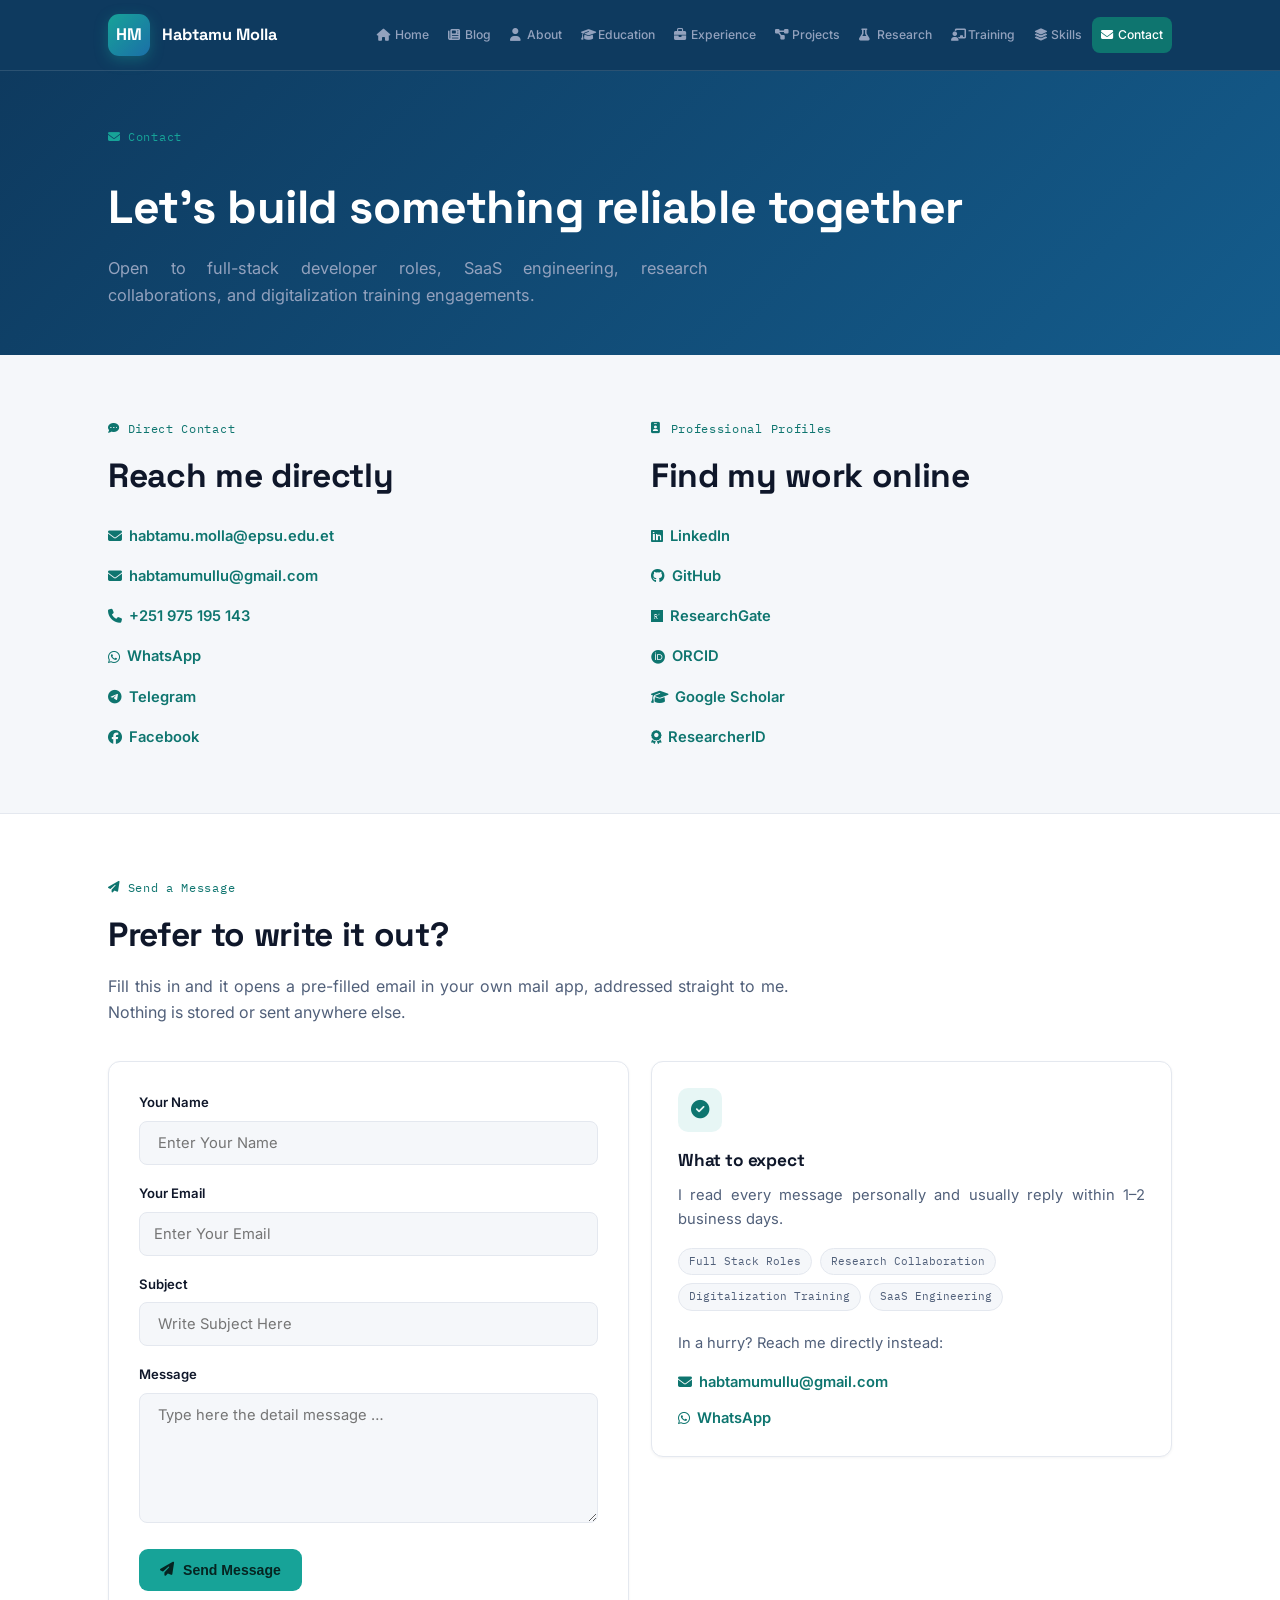
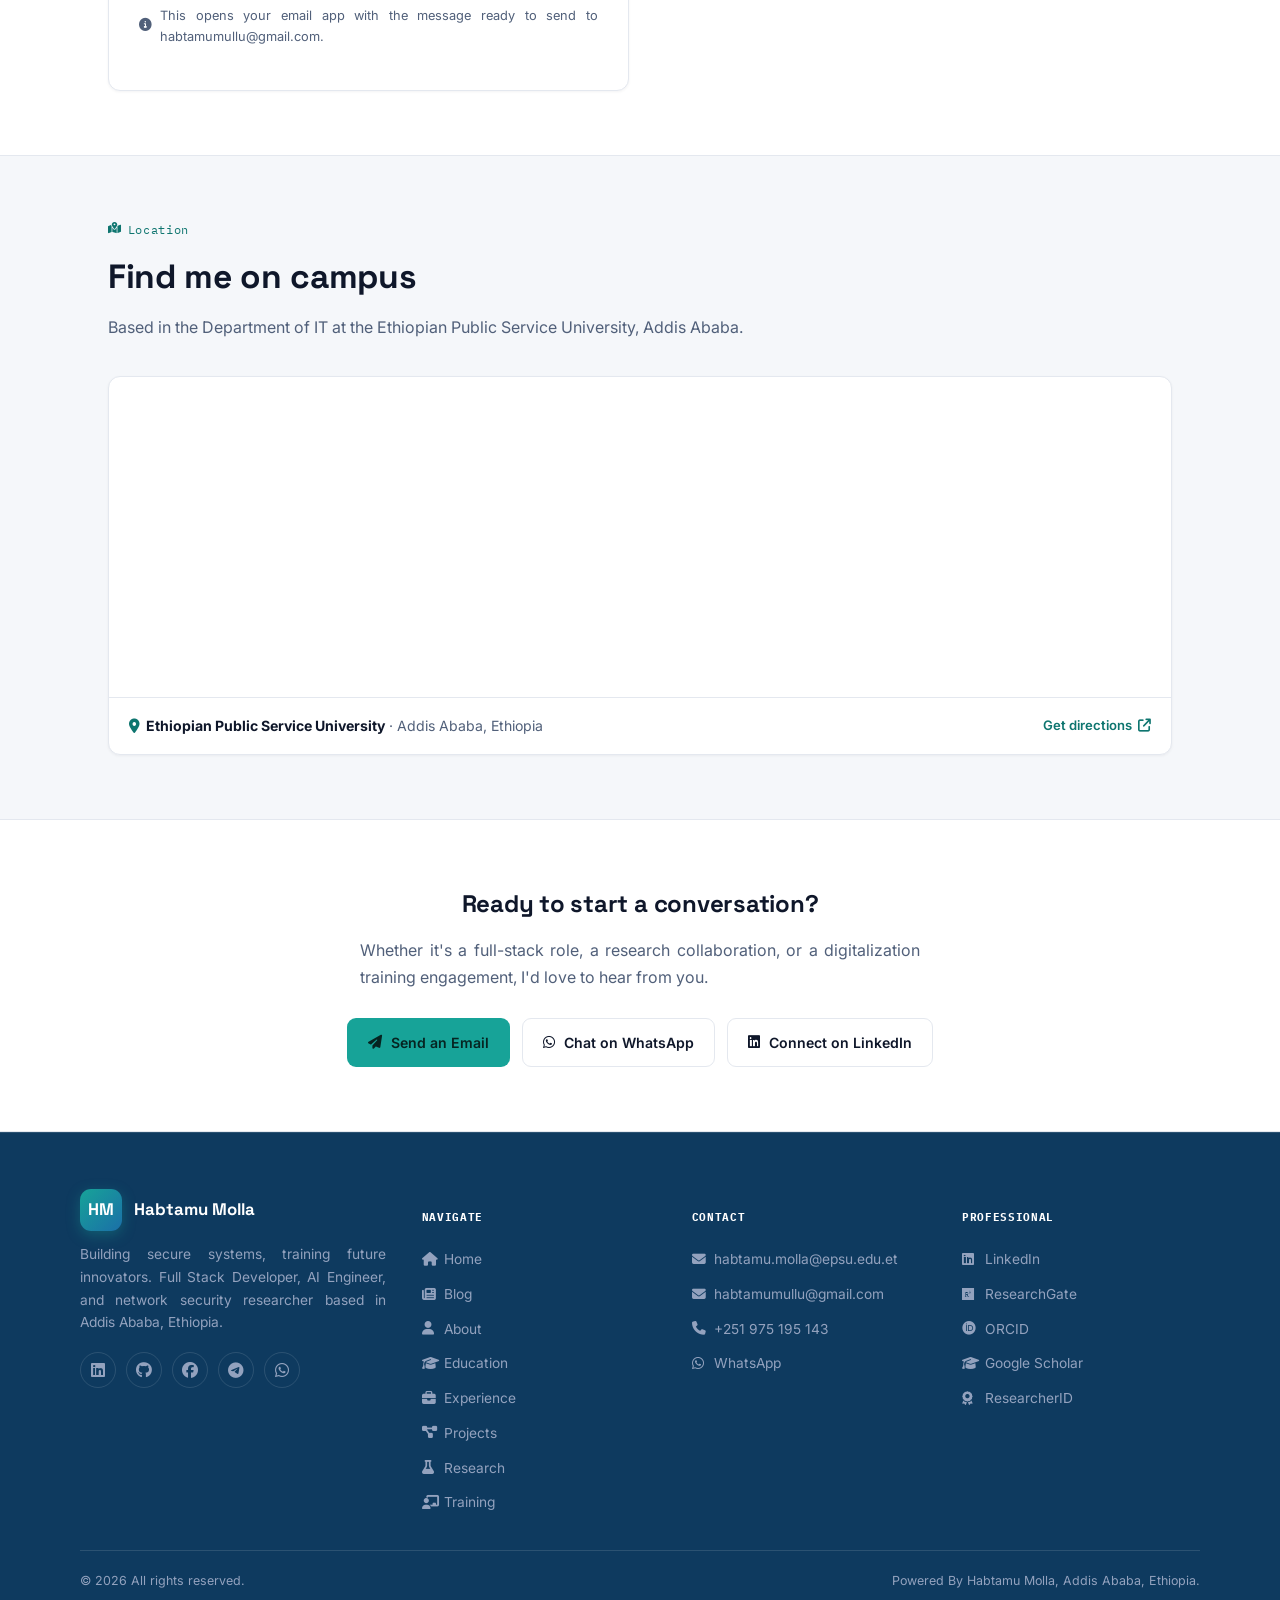
<file: contact.html>
<!DOCTYPE html>
<html lang="en">
<head>
<meta charset="UTF-8">
<meta name="viewport" content="width=device-width, initial-scale=1.0">
<title>Contact | Habtamu Molla</title>
<meta name="description" content="Get in touch with Habtamu Molla.">
<meta name="google-site-verification" content="iqMxD6NgY4F2zrNZvsVdarxeiHT7VKi01zDI94SJOY4" />
<link rel="preconnect" href="https://fonts.googleapis.com">
<link rel="preconnect" href="https://fonts.gstatic.com" crossorigin>
<link href="https://fonts.googleapis.com/css2?family=Space+Grotesk:wght@500;600;700&family=Inter:wght@400;500;600;700&family=IBM+Plex+Mono:wght@400;500&display=swap" rel="stylesheet">
<link rel="stylesheet" href="https://cdnjs.cloudflare.com/ajax/libs/font-awesome/6.5.1/css/all.min.css">
<link rel="stylesheet" href="assets/styles.css">
</head>
<body data-page="contact">
<header class="site-header">
  <div class="nav-inner">
    <a class="brand" href="/">
      <span class="brand-mark">HM</span>
      <span class="brand-text">
        <span class="brand-name">Habtamu Molla</span>
        <span class="brand-tag">FULL STACK DEVELOPER &middot; AI &amp; SECURITY</span>
      </span>
    </a>
    <button class="nav-toggle" id="navToggle" aria-label="Toggle menu" aria-expanded="false">
      <span></span><span></span><span></span>
    </button>
    <ul class="nav-links" id="navLinks">
      <li><a href="/" data-page="home"><i class="fa-solid fa-house icon"></i>Home</a></li>
      <li><a href="blog" data-page="blog"><i class="fa-solid fa-newspaper icon"></i>Blog</a></li>
      <li><a href="about" data-page="about"><i class="fa-solid fa-user icon"></i>About</a></li>
      <li><a href="education" data-page="education"><i class="fa-solid fa-graduation-cap icon"></i>Education</a></li>
      <li><a href="experience" data-page="experience"><i class="fa-solid fa-briefcase icon"></i>Experience</a></li>
      <li><a href="projects" data-page="projects"><i class="fa-solid fa-diagram-project icon"></i>Projects</a></li>
      <li><a href="research" data-page="research"><i class="fa-solid fa-flask icon"></i>Research</a></li>
      <li><a href="training" data-page="training"><i class="fa-solid fa-chalkboard-user icon"></i>Training</a></li>
      <li><a href="skills" data-page="skills"><i class="fa-solid fa-layer-group icon"></i>Skills</a></li>
      <li><a href="contact" data-page="contact"><i class="fa-solid fa-envelope icon"></i>Contact</a></li>
    </ul>
  </div>
</header>

<section class="page-banner">
  <div class="wrap">
    <span class="eyebrow mono"><i class="fa-solid fa-envelope icon"></i>Contact</span>
    <h1>Let's build something reliable together</h1>
    <p>Open to full-stack developer roles, SaaS engineering, research collaborations, and digitalization training engagements.</p>
  </div>
</section>

<section>
  <div class="wrap">
    <div class="grid-2">
      <div>
        <div class="sec-head" style="margin-bottom:20px;"><span class="sec-eyebrow mono"><i class="fa-solid fa-comment-dots icon"></i>Direct Contact</span><h2>Reach me directly</h2></div>
        <div class="quick-links" style="flex-direction:column;align-items:flex-start;gap:16px;">
          <a href="mailto:habtamu.molla@epsu.edu.et"><i class="fa-solid fa-envelope"></i>habtamu.molla@epsu.edu.et</a>
          <a href="mailto:habtamumullu@gmail.com"><i class="fa-solid fa-envelope"></i>habtamumullu@gmail.com</a>
          <a href="tel:+251975195143"><i class="fa-solid fa-phone"></i>+251 975 195 143</a>
          <a href="https://wa.me/251975195143" target="_blank" rel="noopener"><i class="fa-brands fa-whatsapp"></i>WhatsApp</a>
          <a href="https://t.me/habtemaryiam" target="_blank" rel="noopener"><i class="fa-brands fa-telegram"></i>Telegram</a>
          <a href="https://web.facebook.com/habtamu.molla.3133" target="_blank" rel="noopener"><i class="fa-brands fa-facebook"></i>Facebook</a>
        </div>
      </div>
      <div>
        <div class="sec-head" style="margin-bottom:20px;"><span class="sec-eyebrow mono"><i class="fa-solid fa-id-badge icon"></i>Professional Profiles</span><h2>Find my work online</h2></div>
        <div class="quick-links" style="flex-direction:column;align-items:flex-start;gap:16px;">
          <a href="https://www.linkedin.com/in/habtamu-molla-511308353/" target="_blank" rel="noopener"><i class="fa-brands fa-linkedin"></i>LinkedIn</a>
          <a href="https://github.com/Habtamariam" target="_blank" rel="noopener"><i class="fa-brands fa-github"></i>GitHub</a>
          <a href="https://www.researchgate.net/profile/Habtamu-Belachew-2" target="_blank" rel="noopener"><i class="fa-brands fa-researchgate"></i>ResearchGate</a>
          <a href="https://orcid.org/0009-0005-8239-3585" target="_blank" rel="noopener"><i class="fa-brands fa-orcid"></i>ORCID</a>
          <a href="https://scholar.google.com/citations?user=Yios4TAAAAAJ&hl=en&oi=ao" target="_blank" rel="noopener"><i class="fa-solid fa-graduation-cap"></i>Google Scholar</a>
          <a href="https://www.webofscience.com/wos/author/record/MIO-9111-2025" target="_blank" rel="noopener"><i class="fa-solid fa-award"></i>ResearcherID</a>
        </div>
      </div>
    </div>

  </div>
</section>

<section class="alt">
  <div class="wrap">
    <div class="sec-head">
      <span class="sec-eyebrow mono"><i class="fa-solid fa-paper-plane icon"></i>Send a Message</span>
      <h2>Prefer to write it out?</h2>
      <p>Fill this in and it opens a pre-filled email in your own mail app, addressed straight to me. Nothing is stored or sent anywhere else.</p>
    </div>
    <div class="grid-2">
      <form class="contact-form" id="contactForm" data-to="habtamumullu@gmail.com">
        <div class="form-row">
          <label for="cf-name">Your Name</label>
          <input type="text" id="cf-name" name="name" placeholder=" Enter Your Name" required>
        </div>
        <div class="form-row">
          <label for="cf-email">Your Email</label>
          <input type="email" id="cf-email" name="email" placeholder="Enter Your Email" required>
        </div>
        <div class="form-row">
          <label for="cf-subject">Subject</label>
          <input type="text" id="cf-subject" name="subject" placeholder=" Write Subject Here">
        </div>
        <div class="form-row">
          <label for="cf-message">Message</label>
          <textarea id="cf-message" name="message" placeholder=" Type here the detail message &hellip;" required></textarea>
        </div>
        <button type="submit" class="btn btn-primary"><i class="fa-solid fa-paper-plane"></i>Send Message</button>
        <div class="form-status" id="cf-status"></div>
        <p class="form-note"><i class="fa-solid fa-circle-info"></i>This opens your email app with the message ready to send to habtamumullu@gmail.com.</p>
      </form>
      <div class="card" style="align-self:flex-start;">
        <div class="card-icon"><i class="fa-solid fa-circle-check"></i></div>
        <h3>What to expect</h3>
        <p>I read every message personally and usually reply within 1&ndash;2 business days.</p>
        <div class="tag-row" style="margin:16px 0 20px;">
          <span class="tag">Full Stack Roles</span><span class="tag">Research Collaboration</span><span class="tag">Digitalization Training</span><span class="tag">SaaS Engineering</span>
        </div>
        <p style="margin-bottom:14px;">In a hurry? Reach me directly instead:</p>
        <div class="quick-links" style="flex-direction:column;align-items:flex-start;gap:12px;">
          <a href="mailto:habtamumullu@gmail.com"><i class="fa-solid fa-envelope"></i>habtamumullu@gmail.com</a>
          <a href="https://wa.me/251975195143" target="_blank" rel="noopener"><i class="fa-brands fa-whatsapp"></i>WhatsApp</a>
        </div>
      </div>
    </div>
  </div>
</section>

<section>
  <div class="wrap">
    <div class="sec-head">
      <span class="sec-eyebrow mono"><i class="fa-solid fa-map-location-dot icon"></i>Location</span>
      <h2>Find me on campus</h2>
      <p>Based in the Department of IT at the Ethiopian Public Service University, Addis Ababa.</p>
    </div>
    <div class="map-card">
      <div class="map-embed">
        <iframe src="https://maps.google.com/maps?q=Ethiopian+Public+Service+University+Addis+Ababa+Ethiopia&t=&z=15&ie=UTF8&iwloc=&output=embed" loading="lazy" referrerpolicy="no-referrer-when-downgrade" title="Map to Ethiopian Public Service University"></iframe>
        <a class="map-overlay-link" href="https://www.google.com/maps/search/?api=1&query=Ethiopian+Public+Service+University+Addis+Ababa+Ethiopia" target="_blank" rel="noopener" aria-label="Open in Google Maps">
          <span class="map-overlay-badge"><i class="fa-solid fa-up-right-from-square"></i>Open in Google Maps</span>
        </a>
      </div>
      <div class="map-caption">
        <span><i class="fa-solid fa-location-dot" style="color:var(--signal-dark);margin-right:6px;"></i><strong>Ethiopian Public Service University</strong> &middot; Addis Ababa, Ethiopia</span>
        <a class="card-link" href="https://www.google.com/maps/search/?api=1&query=Ethiopian+Public+Service+University+Addis+Ababa+Ethiopia" target="_blank" rel="noopener">Get directions <i class="fa-solid fa-arrow-up-right-from-square"></i></a>
      </div>
    </div>

  </div>
</section>

<section class="alt">
  <div class="wrap" style="text-align:center;">
    <h2 style="margin-bottom:14px;">Ready to start a conversation?</h2>
    <p style="color:var(--ink-soft);max-width:56ch;margin:0 auto 28px;">Whether it's a full-stack role, a research collaboration, or a digitalization training engagement, I'd love to hear from you.</p>
    <div class="btn-row" style="justify-content:center;">
      <a class="btn btn-primary" href="mailto:habtamumullu@gmail.com"><i class="fa-solid fa-paper-plane"></i>Send an Email</a>
      <a class="btn btn-ghost-light" href="https://wa.me/251975195143" target="_blank" rel="noopener"><i class="fa-brands fa-whatsapp"></i>Chat on WhatsApp</a>
      <a class="btn btn-ghost-light" href="https://www.linkedin.com/in/habtamu-molla-511308353/" target="_blank" rel="noopener"><i class="fa-brands fa-linkedin"></i>Connect on LinkedIn</a>
    </div>
  </div>
</section>

<footer class="site-footer">
  <div class="wrap footer-top">
    <div class="footer-grid">
      <div class="footer-brand">
        <div class="brand">
          <span class="brand-mark">HM</span>
          <span class="brand-name" style="font-size:1.05rem;">Habtamu Molla</span>
        </div>
        <p>Building secure systems, training future innovators. Full Stack Developer, AI Engineer, and network security researcher based in Addis Ababa, Ethiopia.</p>
        <div class="footer-social" style="margin-top:18px;">
          <a href="https://www.linkedin.com/in/habtamu-molla-511308353/" target="_blank" rel="noopener" aria-label="LinkedIn"><i class="fa-brands fa-linkedin"></i></a>
          <a href="https://github.com/Habtamariam" target="_blank" rel="noopener" aria-label="GitHub"><i class="fa-brands fa-github"></i></a>
          <a href="https://web.facebook.com/habtamu.molla.3133" target="_blank" rel="noopener" aria-label="Facebook"><i class="fa-brands fa-facebook"></i></a>
          <a href="https://t.me/habtemaryiam" target="_blank" rel="noopener" aria-label="Telegram"><i class="fa-brands fa-telegram"></i></a>
          <a href="https://wa.me/251975195143" target="_blank" rel="noopener" aria-label="WhatsApp"><i class="fa-brands fa-whatsapp"></i></a>
        </div>
      </div>
      <div class="footer-col">
        <h5>Navigate</h5>
        <a href="/"><i class="fa-solid fa-house icon"></i>Home</a>
        <a href="blog"><i class="fa-solid fa-newspaper icon"></i>Blog</a>
        <a href="about"><i class="fa-solid fa-user icon"></i>About</a>
        <a href="education"><i class="fa-solid fa-graduation-cap icon"></i>Education</a>
        <a href="experience"><i class="fa-solid fa-briefcase icon"></i>Experience</a>
        <a href="projects"><i class="fa-solid fa-diagram-project icon"></i>Projects</a>
        <a href="research"><i class="fa-solid fa-flask icon"></i>Research</a>
        <a href="training"><i class="fa-solid fa-chalkboard-user icon"></i>Training</a>
      </div>
      <div class="footer-col">
        <h5>Contact</h5>
        <a href="mailto:habtamu.molla@epsu.edu.et"><i class="fa-solid fa-envelope icon"></i>habtamu.molla@epsu.edu.et</a>
        <a href="mailto:habtamumullu@gmail.com"><i class="fa-solid fa-envelope icon"></i>habtamumullu@gmail.com</a>
        <a href="tel:+251975195143"><i class="fa-solid fa-phone icon"></i>+251 975 195 143</a>
        <a href="https://wa.me/251975195143" target="_blank" rel="noopener"><i class="fa-brands fa-whatsapp icon"></i>WhatsApp</a>
      </div>
      <div class="footer-col">
        <h5>Professional</h5>
        <a href="https://www.linkedin.com/in/habtamu-molla-511308353/" target="_blank" rel="noopener"><i class="fa-brands fa-linkedin icon"></i>LinkedIn</a>
        <a href="https://www.researchgate.net/profile/Habtamu-Belachew-2" target="_blank" rel="noopener"><i class="fa-brands fa-researchgate icon"></i>ResearchGate</a>
        <a href="https://orcid.org/0009-0005-8239-3585" target="_blank" rel="noopener"><i class="fa-brands fa-orcid icon"></i>ORCID</a>
        <a href="https://scholar.google.com/citations?user=Yios4TAAAAAJ&hl=en&oi=ao" target="_blank" rel="noopener"><i class="fa-solid fa-graduation-cap icon"></i>Google Scholar</a>
        <a href="https://www.webofscience.com/wos/author/record/MIO-9111-2025" target="_blank" rel="noopener"><i class="fa-solid fa-award icon"></i>ResearcherID</a>
      </div>
    </div>
  </div>
  <div class="wrap footer-bottom">
    <span>&copy; <span class="js-year"></span> All rights reserved.</span>
    <span>Powered By Habtamu Molla, Addis Ababa, Ethiopia.</span>
  </div>
</footer>

<script src="assets/main.js"></script>
</body>
</html>
</file>
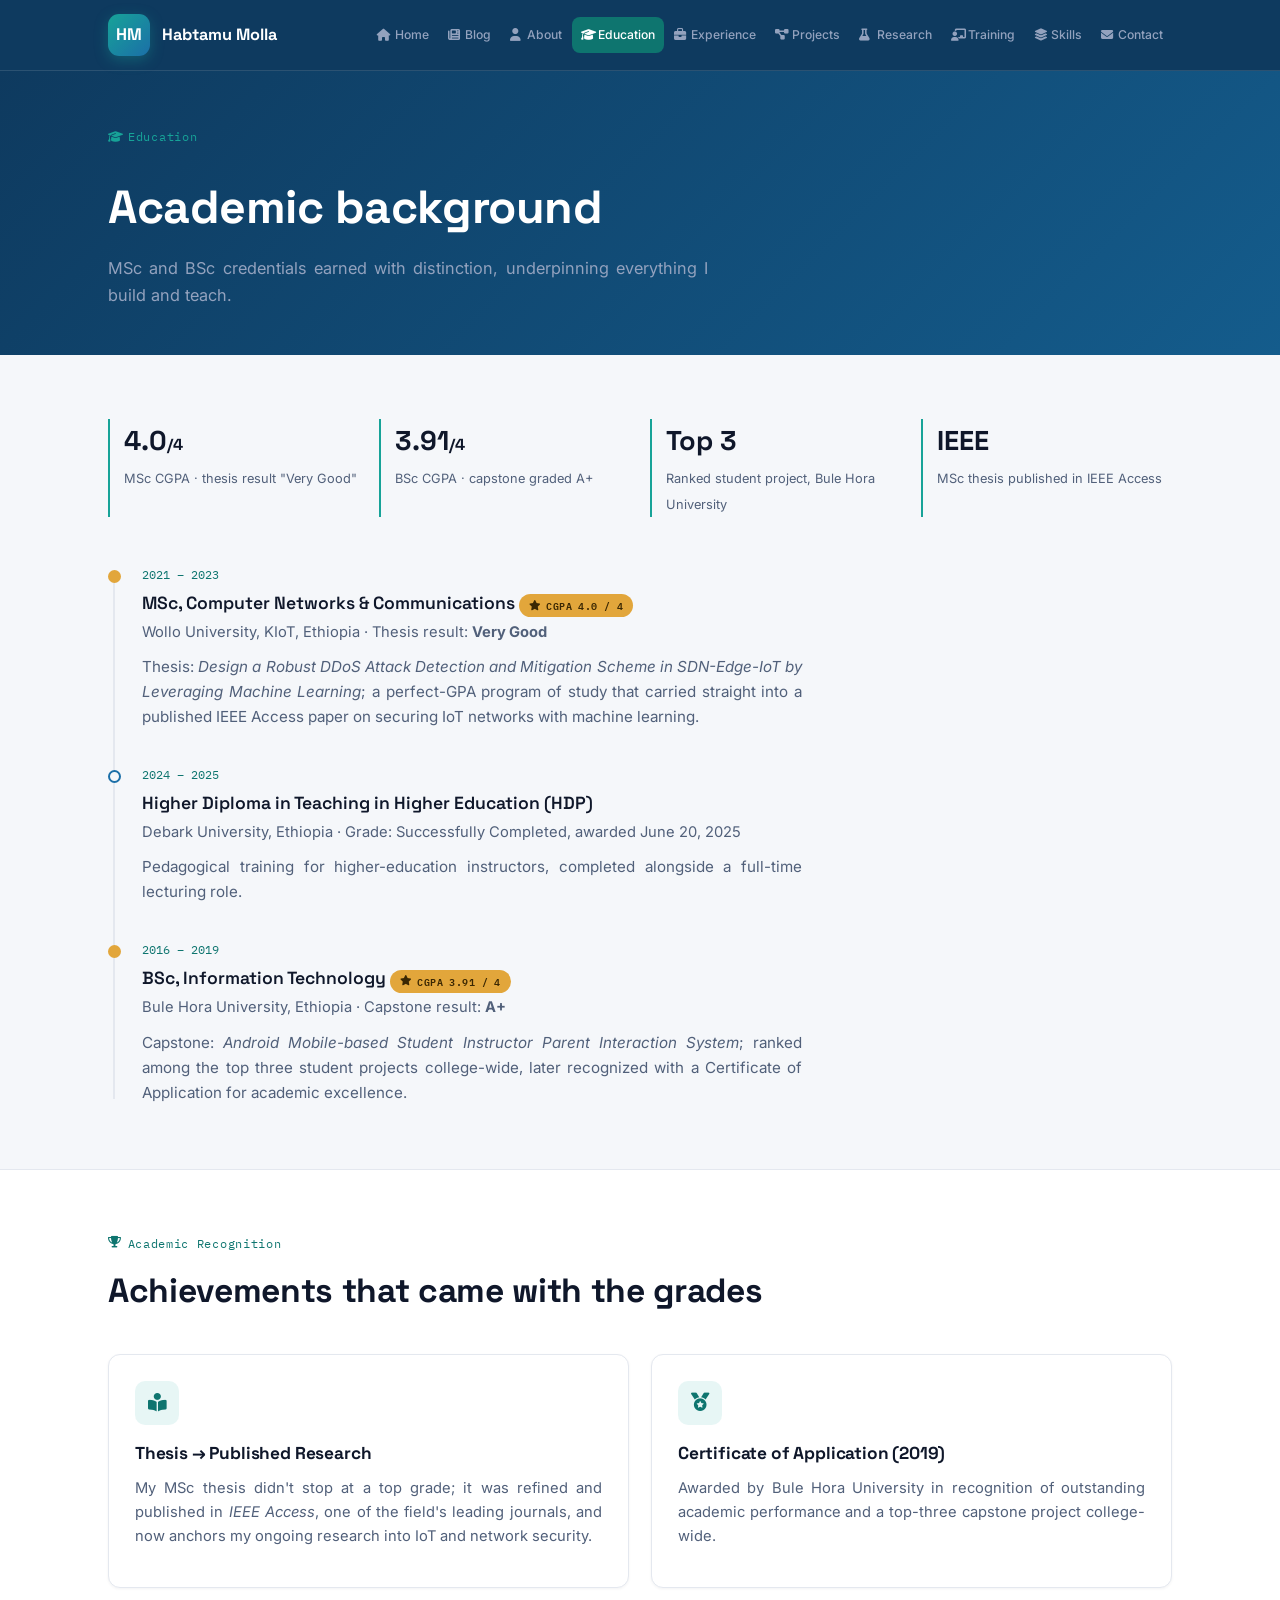
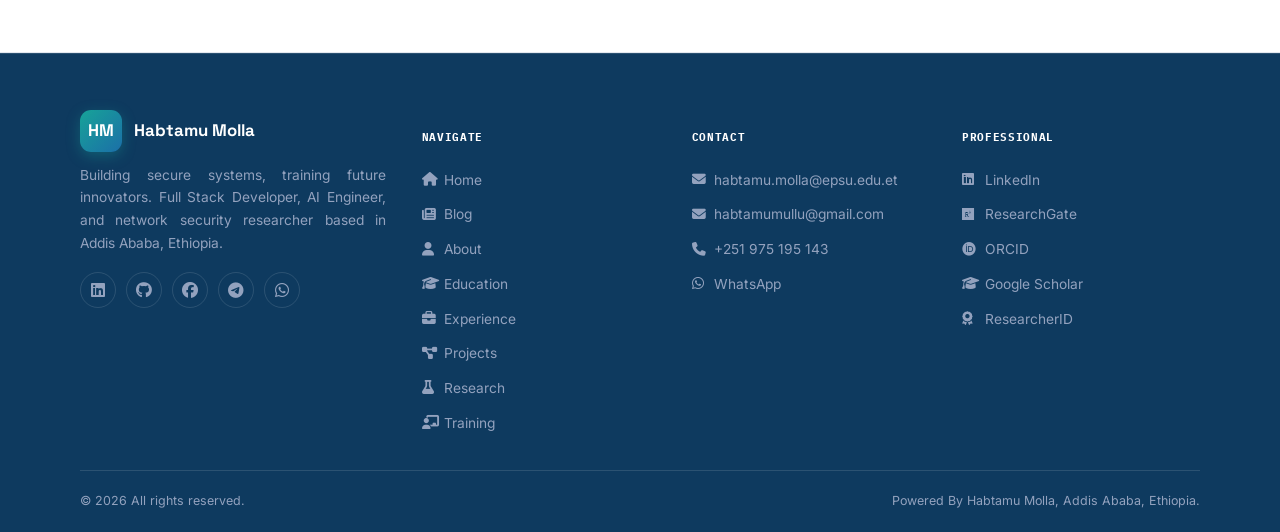
<file: education.html>
<!DOCTYPE html>
<html lang="en">
<head>
<meta charset="UTF-8">
<meta name="viewport" content="width=device-width, initial-scale=1.0">
<title>Education | Habtamu Molla</title>
<meta name="description" content="Academic background and grade achievements of Habtamu Molla.">
<meta name="google-site-verification" content="iqMxD6NgY4F2zrNZvsVdarxeiHT7VKi01zDI94SJOY4" />
<link rel="preconnect" href="https://fonts.googleapis.com">
<link rel="preconnect" href="https://fonts.gstatic.com" crossorigin>
<link href="https://fonts.googleapis.com/css2?family=Space+Grotesk:wght@500;600;700&family=Inter:wght@400;500;600;700&family=IBM+Plex+Mono:wght@400;500&display=swap" rel="stylesheet">
<link rel="stylesheet" href="https://cdnjs.cloudflare.com/ajax/libs/font-awesome/6.5.1/css/all.min.css">
<link rel="stylesheet" href="assets/styles.css">
</head>
<body data-page="education">
<header class="site-header">
  <div class="nav-inner">
    <a class="brand" href="/">
      <span class="brand-mark">HM</span>
      <span class="brand-text">
        <span class="brand-name">Habtamu Molla</span>
        <span class="brand-tag">FULL STACK DEVELOPER &middot; AI &amp; SECURITY</span>
      </span>
    </a>
    <button class="nav-toggle" id="navToggle" aria-label="Toggle menu" aria-expanded="false">
      <span></span><span></span><span></span>
    </button>
    <ul class="nav-links" id="navLinks">
      <li><a href="/" data-page="home"><i class="fa-solid fa-house icon"></i>Home</a></li>
      <li><a href="blog" data-page="blog"><i class="fa-solid fa-newspaper icon"></i>Blog</a></li>
      <li><a href="about" data-page="about"><i class="fa-solid fa-user icon"></i>About</a></li>
      <li><a href="education" data-page="education"><i class="fa-solid fa-graduation-cap icon"></i>Education</a></li>
      <li><a href="experience" data-page="experience"><i class="fa-solid fa-briefcase icon"></i>Experience</a></li>
      <li><a href="projects" data-page="projects"><i class="fa-solid fa-diagram-project icon"></i>Projects</a></li>
      <li><a href="research" data-page="research"><i class="fa-solid fa-flask icon"></i>Research</a></li>
      <li><a href="training" data-page="training"><i class="fa-solid fa-chalkboard-user icon"></i>Training</a></li>
      <li><a href="skills" data-page="skills"><i class="fa-solid fa-layer-group icon"></i>Skills</a></li>
      <li><a href="contact" data-page="contact"><i class="fa-solid fa-envelope icon"></i>Contact</a></li>
    </ul>
  </div>
</header>

<section class="page-banner">
  <div class="wrap">
    <span class="eyebrow mono"><i class="fa-solid fa-graduation-cap icon"></i>Education</span>
    <h1>Academic background</h1>
    <p>MSc and BSc credentials earned with distinction, underpinning everything I build and teach.</p>
  </div>
</section>

<section>
  <div class="wrap">
    <div class="stat-list" style="margin-bottom:48px;">
      <div class="stat"><span class="num">4.0<span style="font-size:1rem;">/4</span></span><span class="lbl">MSc CGPA &middot; thesis result "Very Good"</span></div>
      <div class="stat"><span class="num">3.91<span style="font-size:1rem;">/4</span></span><span class="lbl">BSc CGPA &middot; capstone graded A+</span></div>
      <div class="stat"><span class="num">Top 3</span><span class="lbl">Ranked student project, Bule Hora University</span></div>
      <div class="stat"><span class="num">IEEE</span><span class="lbl">MSc thesis published in IEEE Access</span></div>
    </div>

    <div class="timeline">
      <div class="t-item flagship">
        <span class="t-dot"></span>
        <span class="t-date">2021 &ndash; 2023</span>
        <div class="t-role">MSc, Computer Networks &amp; Communications <span class="badge"><i class="fa-solid fa-star"></i>CGPA 4.0 / 4</span></div>
        <div class="t-org">Wollo University, KIoT, Ethiopia &middot; Thesis result: <strong>Very Good</strong></div>
        <div class="t-desc">Thesis: <em>Design a Robust DDoS Attack Detection and Mitigation Scheme in SDN-Edge-IoT by Leveraging Machine Learning</em>; a perfect-GPA program of study that carried straight into a published IEEE Access paper on securing IoT networks with machine learning.</div>
      </div>
      <div class="t-item">
        <span class="t-dot"></span>
        <span class="t-date">2024 &ndash; 2025</span>
        <div class="t-role">Higher Diploma in Teaching in Higher Education (HDP)</div>
        <div class="t-org">Debark University, Ethiopia &middot; Grade: Successfully Completed, awarded June 20, 2025</div>
        <div class="t-desc">Pedagogical training for higher-education instructors, completed alongside a full-time lecturing role.</div>
      </div>
      <div class="t-item flagship">
        <span class="t-dot"></span>
        <span class="t-date">2016 &ndash; 2019</span>
        <div class="t-role">BSc, Information Technology <span class="badge"><i class="fa-solid fa-star"></i>CGPA 3.91 / 4</span></div>
        <div class="t-org">Bule Hora University, Ethiopia &middot; Capstone result: <strong>A+</strong></div>
        <div class="t-desc">Capstone: <em>Android Mobile-based Student Instructor Parent Interaction System</em>; ranked among the top three student projects college-wide, later recognized with a Certificate of Application for academic excellence.</div>
      </div>
    </div>
  </div>
</section>

<section class="alt">
  <div class="wrap">
    <div class="sec-head">
      <span class="sec-eyebrow mono"><i class="fa-solid fa-trophy icon"></i>Academic Recognition</span>
      <h2>Achievements that came with the grades</h2>
    </div>
    <div class="grid-2">
      <div class="card">
        <div class="card-icon"><i class="fa-solid fa-book-open-reader"></i></div>
        <h3>Thesis &rarr; Published Research</h3>
        <p>My MSc thesis didn't stop at a top grade; it was refined and published in <em>IEEE Access</em>, one of the field's leading journals, and now anchors my ongoing research into IoT and network security.</p>
      </div>
      <div class="card">
        <div class="card-icon"><i class="fa-solid fa-medal"></i></div>
        <h3>Certificate of Application (2019)</h3>
        <p>Awarded by Bule Hora University in recognition of outstanding academic performance and a top-three capstone project college-wide.</p>
      </div>
    </div>
  </div>
</section>

<footer class="site-footer">
  <div class="wrap footer-top">
    <div class="footer-grid">
      <div class="footer-brand">
        <div class="brand">
          <span class="brand-mark">HM</span>
          <span class="brand-name" style="font-size:1.05rem;">Habtamu Molla</span>
        </div>
        <p>Building secure systems, training future innovators. Full Stack Developer, AI Engineer, and network security researcher based in Addis Ababa, Ethiopia.</p>
        <div class="footer-social" style="margin-top:18px;">
          <a href="https://www.linkedin.com/in/habtamu-molla-511308353/" target="_blank" rel="noopener" aria-label="LinkedIn"><i class="fa-brands fa-linkedin"></i></a>
          <a href="https://github.com/Habtamariam" target="_blank" rel="noopener" aria-label="GitHub"><i class="fa-brands fa-github"></i></a>
          <a href="https://web.facebook.com/habtamu.molla.3133" target="_blank" rel="noopener" aria-label="Facebook"><i class="fa-brands fa-facebook"></i></a>
          <a href="https://t.me/habtemaryiam" target="_blank" rel="noopener" aria-label="Telegram"><i class="fa-brands fa-telegram"></i></a>
          <a href="https://wa.me/251975195143" target="_blank" rel="noopener" aria-label="WhatsApp"><i class="fa-brands fa-whatsapp"></i></a>
        </div>
      </div>
      <div class="footer-col">
        <h5>Navigate</h5>
        <a href="/"><i class="fa-solid fa-house icon"></i>Home</a>
        <a href="blog"><i class="fa-solid fa-newspaper icon"></i>Blog</a>
        <a href="about"><i class="fa-solid fa-user icon"></i>About</a>
        <a href="education"><i class="fa-solid fa-graduation-cap icon"></i>Education</a>
        <a href="experience"><i class="fa-solid fa-briefcase icon"></i>Experience</a>
        <a href="projects"><i class="fa-solid fa-diagram-project icon"></i>Projects</a>
        <a href="research"><i class="fa-solid fa-flask icon"></i>Research</a>
        <a href="training"><i class="fa-solid fa-chalkboard-user icon"></i>Training</a>
      </div>
      <div class="footer-col">
        <h5>Contact</h5>
        <a href="mailto:habtamu.molla@epsu.edu.et"><i class="fa-solid fa-envelope icon"></i>habtamu.molla@epsu.edu.et</a>
        <a href="mailto:habtamumullu@gmail.com"><i class="fa-solid fa-envelope icon"></i>habtamumullu@gmail.com</a>
        <a href="tel:+251975195143"><i class="fa-solid fa-phone icon"></i>+251 975 195 143</a>
        <a href="https://wa.me/251975195143" target="_blank" rel="noopener"><i class="fa-brands fa-whatsapp icon"></i>WhatsApp</a>
      </div>
      <div class="footer-col">
        <h5>Professional</h5>
        <a href="https://www.linkedin.com/in/habtamu-molla-511308353/" target="_blank" rel="noopener"><i class="fa-brands fa-linkedin icon"></i>LinkedIn</a>
        <a href="https://www.researchgate.net/profile/Habtamu-Belachew-2" target="_blank" rel="noopener"><i class="fa-brands fa-researchgate icon"></i>ResearchGate</a>
        <a href="https://orcid.org/0009-0005-8239-3585" target="_blank" rel="noopener"><i class="fa-brands fa-orcid icon"></i>ORCID</a>
        <a href="https://scholar.google.com/citations?user=Yios4TAAAAAJ&hl=en&oi=ao" target="_blank" rel="noopener"><i class="fa-solid fa-graduation-cap icon"></i>Google Scholar</a>
        <a href="https://www.webofscience.com/wos/author/record/MIO-9111-2025" target="_blank" rel="noopener"><i class="fa-solid fa-award icon"></i>ResearcherID</a>
      </div>
    </div>
  </div>
  <div class="wrap footer-bottom">
    <span>&copy; <span class="js-year"></span> All rights reserved.</span>
    <span>Powered By Habtamu Molla, Addis Ababa, Ethiopia.</span>
  </div>
</footer>

<script src="assets/main.js"></script>
</body>
</html>
</file>
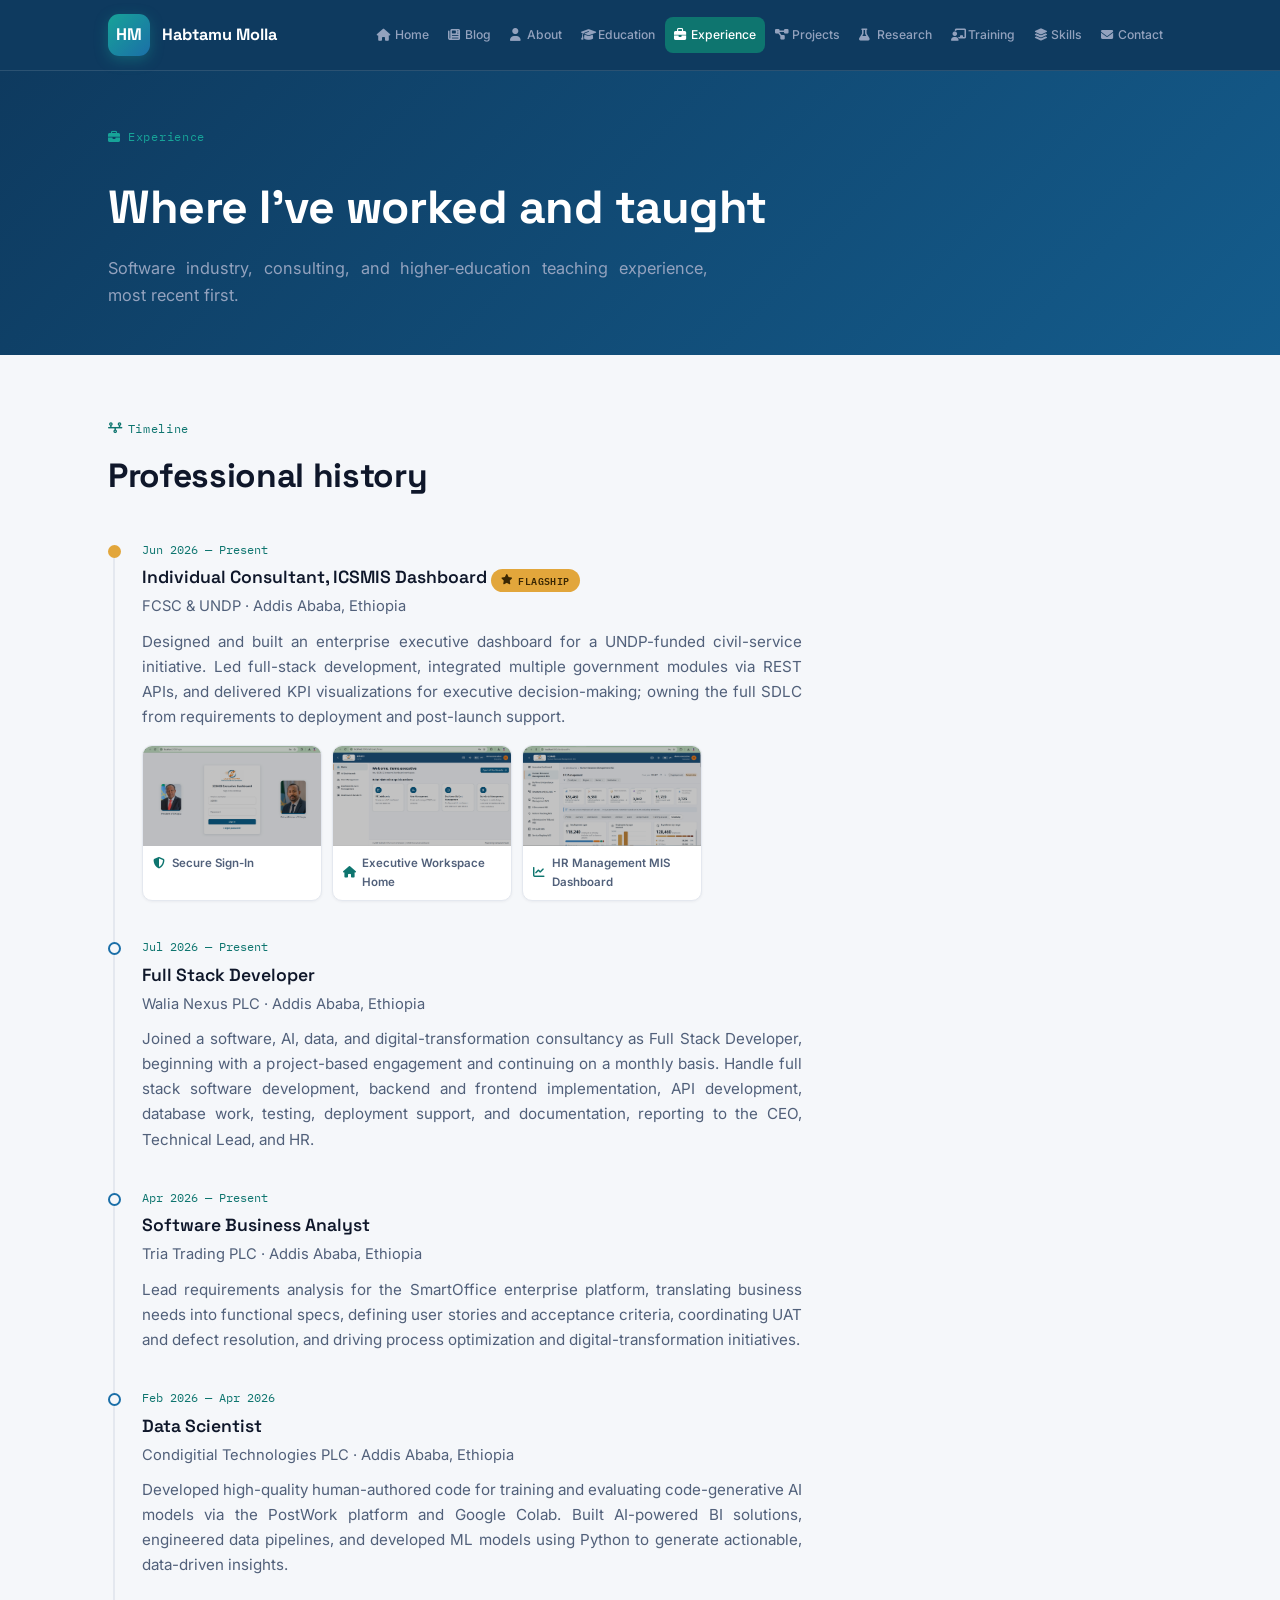
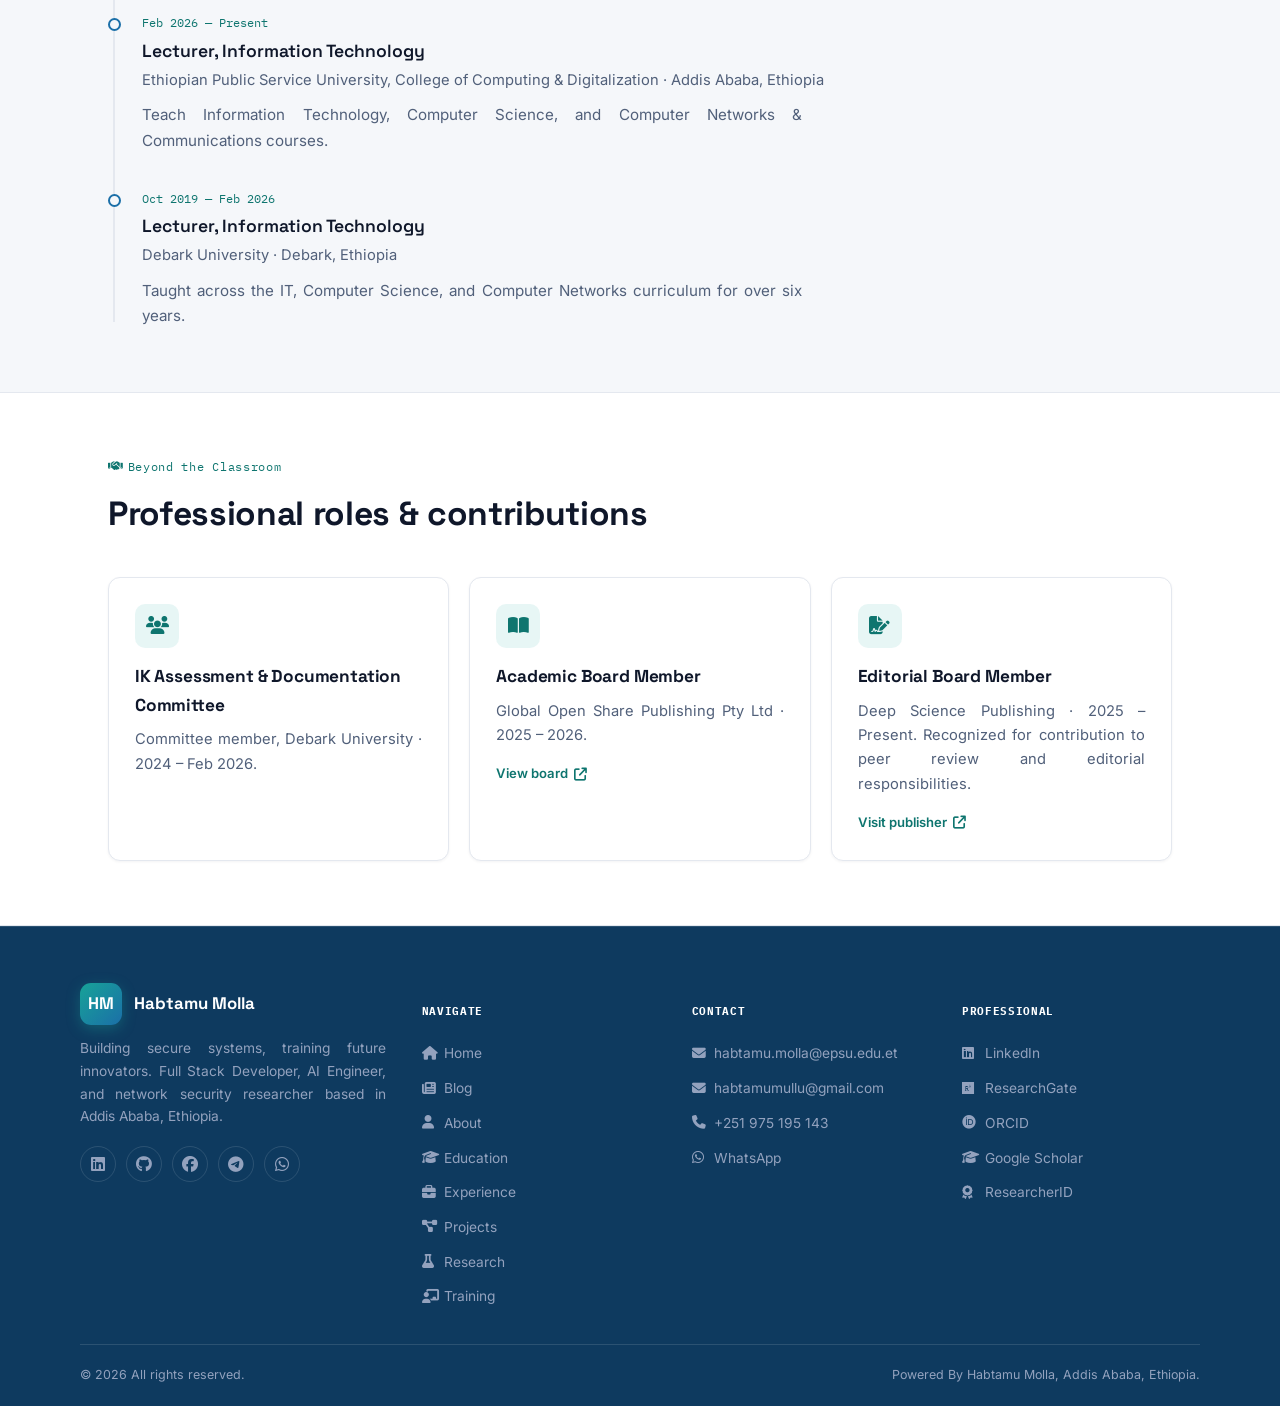
<file: experience.html>
<!DOCTYPE html>
<html lang="en">
<head>
<meta charset="UTF-8">
<meta name="viewport" content="width=device-width, initial-scale=1.0">
<title>Experience | Habtamu Molla</title>
<meta name="description" content="Professional and teaching experience of Habtamu Molla.">
<meta name="google-site-verification" content="iqMxD6NgY4F2zrNZvsVdarxeiHT7VKi01zDI94SJOY4" />
<link rel="preconnect" href="https://fonts.googleapis.com">
<link rel="preconnect" href="https://fonts.gstatic.com" crossorigin>
<link href="https://fonts.googleapis.com/css2?family=Space+Grotesk:wght@500;600;700&family=Inter:wght@400;500;600;700&family=IBM+Plex+Mono:wght@400;500&display=swap" rel="stylesheet">
<link rel="stylesheet" href="https://cdnjs.cloudflare.com/ajax/libs/font-awesome/6.5.1/css/all.min.css">
<link rel="stylesheet" href="assets/styles.css">
</head>
<body data-page="experience">
<header class="site-header">
  <div class="nav-inner">
    <a class="brand" href="/">
      <span class="brand-mark">HM</span>
      <span class="brand-text">
        <span class="brand-name">Habtamu Molla</span>
        <span class="brand-tag">FULL STACK DEVELOPER &middot; AI &amp; SECURITY</span>
      </span>
    </a>
    <button class="nav-toggle" id="navToggle" aria-label="Toggle menu" aria-expanded="false">
      <span></span><span></span><span></span>
    </button>
    <ul class="nav-links" id="navLinks">
      <li><a href="/" data-page="home"><i class="fa-solid fa-house icon"></i>Home</a></li>
      <li><a href="blog" data-page="blog"><i class="fa-solid fa-newspaper icon"></i>Blog</a></li>
      <li><a href="about" data-page="about"><i class="fa-solid fa-user icon"></i>About</a></li>
      <li><a href="education" data-page="education"><i class="fa-solid fa-graduation-cap icon"></i>Education</a></li>
      <li><a href="experience" data-page="experience"><i class="fa-solid fa-briefcase icon"></i>Experience</a></li>
      <li><a href="projects" data-page="projects"><i class="fa-solid fa-diagram-project icon"></i>Projects</a></li>
      <li><a href="research" data-page="research"><i class="fa-solid fa-flask icon"></i>Research</a></li>
      <li><a href="training" data-page="training"><i class="fa-solid fa-chalkboard-user icon"></i>Training</a></li>
      <li><a href="skills" data-page="skills"><i class="fa-solid fa-layer-group icon"></i>Skills</a></li>
      <li><a href="contact" data-page="contact"><i class="fa-solid fa-envelope icon"></i>Contact</a></li>
    </ul>
  </div>
</header>

<section class="page-banner">
  <div class="wrap">
    <span class="eyebrow mono"><i class="fa-solid fa-briefcase icon"></i>Experience</span>
    <h1>Where I've worked and taught</h1>
    <p>Software industry, consulting, and higher-education teaching experience, most recent first.</p>
  </div>
</section>

<section>
  <div class="wrap">
    <div class="sec-head">
      <span class="sec-eyebrow mono"><i class="fa-solid fa-timeline icon"></i>Timeline</span>
      <h2>Professional history</h2>
    </div>
    <div class="timeline">
      <div class="t-item flagship">
        <span class="t-dot"></span>
        <span class="t-date">Jun 2026 &mdash; Present</span>
        <div class="t-role">Individual Consultant, ICSMIS Dashboard <span class="badge"><i class="fa-solid fa-star"></i>FLAGSHIP</span></div>
        <div class="t-org">FCSC &amp; UNDP &middot; Addis Ababa, Ethiopia</div>
        <div class="t-desc">Designed and built an enterprise executive dashboard for a UNDP-funded civil-service initiative. Led full-stack development, integrated multiple government modules via REST APIs, and delivered KPI visualizations for executive decision-making; owning the full SDLC from requirements to deployment and post-launch support.</div>
        <div class="shot-gallery compact">
          <a class="shot-item" href="assets/login.png" target="_blank" rel="noopener" aria-label="View full-size screenshot: secure sign-in screen">
            <div class="shot-frame"><img src="assets/login.png" alt="ICSMIS Executive Dashboard secure sign-in screen" loading="lazy"></div>
            <span class="shot-caption"><i class="fa-solid fa-shield-halved icon"></i>Secure Sign-In</span>
          </a>
          <a class="shot-item" href="assets/landing.png" target="_blank" rel="noopener" aria-label="View full-size screenshot: executive workspace home">
            <div class="shot-frame"><img src="assets/landing.png" alt="ICSMIS Executive Dashboard workspace home screen" loading="lazy"></div>
            <span class="shot-caption"><i class="fa-solid fa-house icon"></i>Executive Workspace Home</span>
          </a>
          <a class="shot-item" href="assets/dashboards.png" target="_blank" rel="noopener" aria-label="View full-size screenshot: HR management dashboard">
            <div class="shot-frame"><img src="assets/dashboards.png" alt="ICSMIS HR Management MIS dashboard with KPI cards and charts" loading="lazy"></div>
            <span class="shot-caption"><i class="fa-solid fa-chart-line icon"></i>HR Management MIS Dashboard</span>
          </a>
        </div>
      </div>
      <div class="t-item">
        <span class="t-dot"></span>
        <span class="t-date">Jul 2026 &mdash; Present</span>
        <div class="t-role">Full Stack Developer</div>
        <div class="t-org">Walia Nexus PLC &middot; Addis Ababa, Ethiopia</div>
        <div class="t-desc">Joined a software, AI, data, and digital-transformation consultancy as Full Stack Developer, beginning with a project-based engagement and continuing on a monthly basis. Handle full stack software development, backend and frontend implementation, API development, database work, testing, deployment support, and documentation, reporting to the CEO, Technical Lead, and HR.</div>
      </div>
      <div class="t-item">
        <span class="t-dot"></span>
        <span class="t-date">Apr 2026 &mdash; Present</span>
        <div class="t-role">Software Business Analyst</div>
        <div class="t-org">Tria Trading PLC &middot; Addis Ababa, Ethiopia</div>
        <div class="t-desc">Lead requirements analysis for the SmartOffice enterprise platform, translating business needs into functional specs, defining user stories and acceptance criteria, coordinating UAT and defect resolution, and driving process optimization and digital-transformation initiatives.</div>
      </div>
      <div class="t-item">
        <span class="t-dot"></span>
        <span class="t-date">Feb 2026 &mdash; Apr 2026</span>
        <div class="t-role">Data Scientist</div>
        <div class="t-org">Condigitial Technologies PLC &middot; Addis Ababa, Ethiopia</div>
        <div class="t-desc">Developed high-quality human-authored code for training and evaluating code-generative AI models via the PostWork platform and Google Colab. Built AI-powered BI solutions, engineered data pipelines, and developed ML models using Python to generate actionable, data-driven insights.</div>
      </div>
      <div class="t-item">
        <span class="t-dot"></span>
        <span class="t-date">Feb 2026 &mdash; Present</span>
        <div class="t-role">Lecturer, Information Technology</div>
        <div class="t-org">Ethiopian Public Service University, College of Computing &amp; Digitalization &middot; Addis Ababa, Ethiopia</div>
        <div class="t-desc">Teach Information Technology, Computer Science, and Computer Networks &amp; Communications courses.</div>
      </div>
      <div class="t-item">
        <span class="t-dot"></span>
        <span class="t-date">Oct 2019 &mdash; Feb 2026</span>
        <div class="t-role">Lecturer, Information Technology</div>
        <div class="t-org">Debark University &middot; Debark, Ethiopia</div>
        <div class="t-desc">Taught across the IT, Computer Science, and Computer Networks curriculum for over six years.</div>
      </div>
    </div>
  </div>
</section>

<section class="alt">
  <div class="wrap">
    <div class="sec-head">
      <span class="sec-eyebrow mono"><i class="fa-solid fa-handshake icon"></i>Beyond the Classroom</span>
      <h2>Professional roles &amp; contributions</h2>
    </div>
    <div class="grid-3">
      <div class="card">
        <div class="card-icon"><i class="fa-solid fa-users"></i></div>
        <h3>IK Assessment &amp; Documentation Committee</h3>
        <p>Committee member, Debark University &middot; 2024 &ndash; Feb 2026.</p>
      </div>
      <div class="card">
        <div class="card-icon"><i class="fa-solid fa-book-open"></i></div>
        <h3>Academic Board Member</h3>
        <p>Global Open Share Publishing Pty Ltd &middot; 2025 &ndash; 2026.</p>
        <a class="card-link" href="https://www.gospub.com/academic-board" target="_blank" rel="noopener">View board <i class="fa-solid fa-arrow-up-right-from-square"></i></a>
      </div>
      <div class="card">
        <div class="card-icon"><i class="fa-solid fa-file-signature"></i></div>
        <h3>Editorial Board Member</h3>
        <p>Deep Science Publishing &middot; 2025 &ndash; Present. Recognized for contribution to peer review and editorial responsibilities.</p>
        <a class="card-link" href="https://deepscienceresearch.com/dsr/index" target="_blank" rel="noopener">Visit publisher <i class="fa-solid fa-arrow-up-right-from-square"></i></a>
      </div>
    </div>
  </div>
</section>

<footer class="site-footer">
  <div class="wrap footer-top">
    <div class="footer-grid">
      <div class="footer-brand">
        <div class="brand">
          <span class="brand-mark">HM</span>
          <span class="brand-name" style="font-size:1.05rem;">Habtamu Molla</span>
        </div>
        <p>Building secure systems, training future innovators. Full Stack Developer, AI Engineer, and network security researcher based in Addis Ababa, Ethiopia.</p>
        <div class="footer-social" style="margin-top:18px;">
          <a href="https://www.linkedin.com/in/habtamu-molla-511308353/" target="_blank" rel="noopener" aria-label="LinkedIn"><i class="fa-brands fa-linkedin"></i></a>
          <a href="https://github.com/Habtamariam" target="_blank" rel="noopener" aria-label="GitHub"><i class="fa-brands fa-github"></i></a>
          <a href="https://web.facebook.com/habtamu.molla.3133" target="_blank" rel="noopener" aria-label="Facebook"><i class="fa-brands fa-facebook"></i></a>
          <a href="https://t.me/habtemaryiam" target="_blank" rel="noopener" aria-label="Telegram"><i class="fa-brands fa-telegram"></i></a>
          <a href="https://wa.me/251975195143" target="_blank" rel="noopener" aria-label="WhatsApp"><i class="fa-brands fa-whatsapp"></i></a>
        </div>
      </div>
      <div class="footer-col">
        <h5>Navigate</h5>
        <a href="/"><i class="fa-solid fa-house icon"></i>Home</a>
        <a href="blog"><i class="fa-solid fa-newspaper icon"></i>Blog</a>
        <a href="about"><i class="fa-solid fa-user icon"></i>About</a>
        <a href="education"><i class="fa-solid fa-graduation-cap icon"></i>Education</a>
        <a href="experience"><i class="fa-solid fa-briefcase icon"></i>Experience</a>
        <a href="projects"><i class="fa-solid fa-diagram-project icon"></i>Projects</a>
        <a href="research"><i class="fa-solid fa-flask icon"></i>Research</a>
        <a href="training"><i class="fa-solid fa-chalkboard-user icon"></i>Training</a>
      </div>
      <div class="footer-col">
        <h5>Contact</h5>
        <a href="mailto:habtamu.molla@epsu.edu.et"><i class="fa-solid fa-envelope icon"></i>habtamu.molla@epsu.edu.et</a>
        <a href="mailto:habtamumullu@gmail.com"><i class="fa-solid fa-envelope icon"></i>habtamumullu@gmail.com</a>
        <a href="tel:+251975195143"><i class="fa-solid fa-phone icon"></i>+251 975 195 143</a>
        <a href="https://wa.me/251975195143" target="_blank" rel="noopener"><i class="fa-brands fa-whatsapp icon"></i>WhatsApp</a>
      </div>
      <div class="footer-col">
        <h5>Professional</h5>
        <a href="https://www.linkedin.com/in/habtamu-molla-511308353/" target="_blank" rel="noopener"><i class="fa-brands fa-linkedin icon"></i>LinkedIn</a>
        <a href="https://www.researchgate.net/profile/Habtamu-Belachew-2" target="_blank" rel="noopener"><i class="fa-brands fa-researchgate icon"></i>ResearchGate</a>
        <a href="https://orcid.org/0009-0005-8239-3585" target="_blank" rel="noopener"><i class="fa-brands fa-orcid icon"></i>ORCID</a>
        <a href="https://scholar.google.com/citations?user=Yios4TAAAAAJ&hl=en&oi=ao" target="_blank" rel="noopener"><i class="fa-solid fa-graduation-cap icon"></i>Google Scholar</a>
        <a href="https://www.webofscience.com/wos/author/record/MIO-9111-2025" target="_blank" rel="noopener"><i class="fa-solid fa-award icon"></i>ResearcherID</a>
      </div>
    </div>
  </div>
  <div class="wrap footer-bottom">
    <span>&copy; <span class="js-year"></span> All rights reserved.</span>
    <span>Powered By Habtamu Molla, Addis Ababa, Ethiopia.</span>
  </div>
</footer>

<script src="assets/main.js"></script>
</body>
</html>
</file>
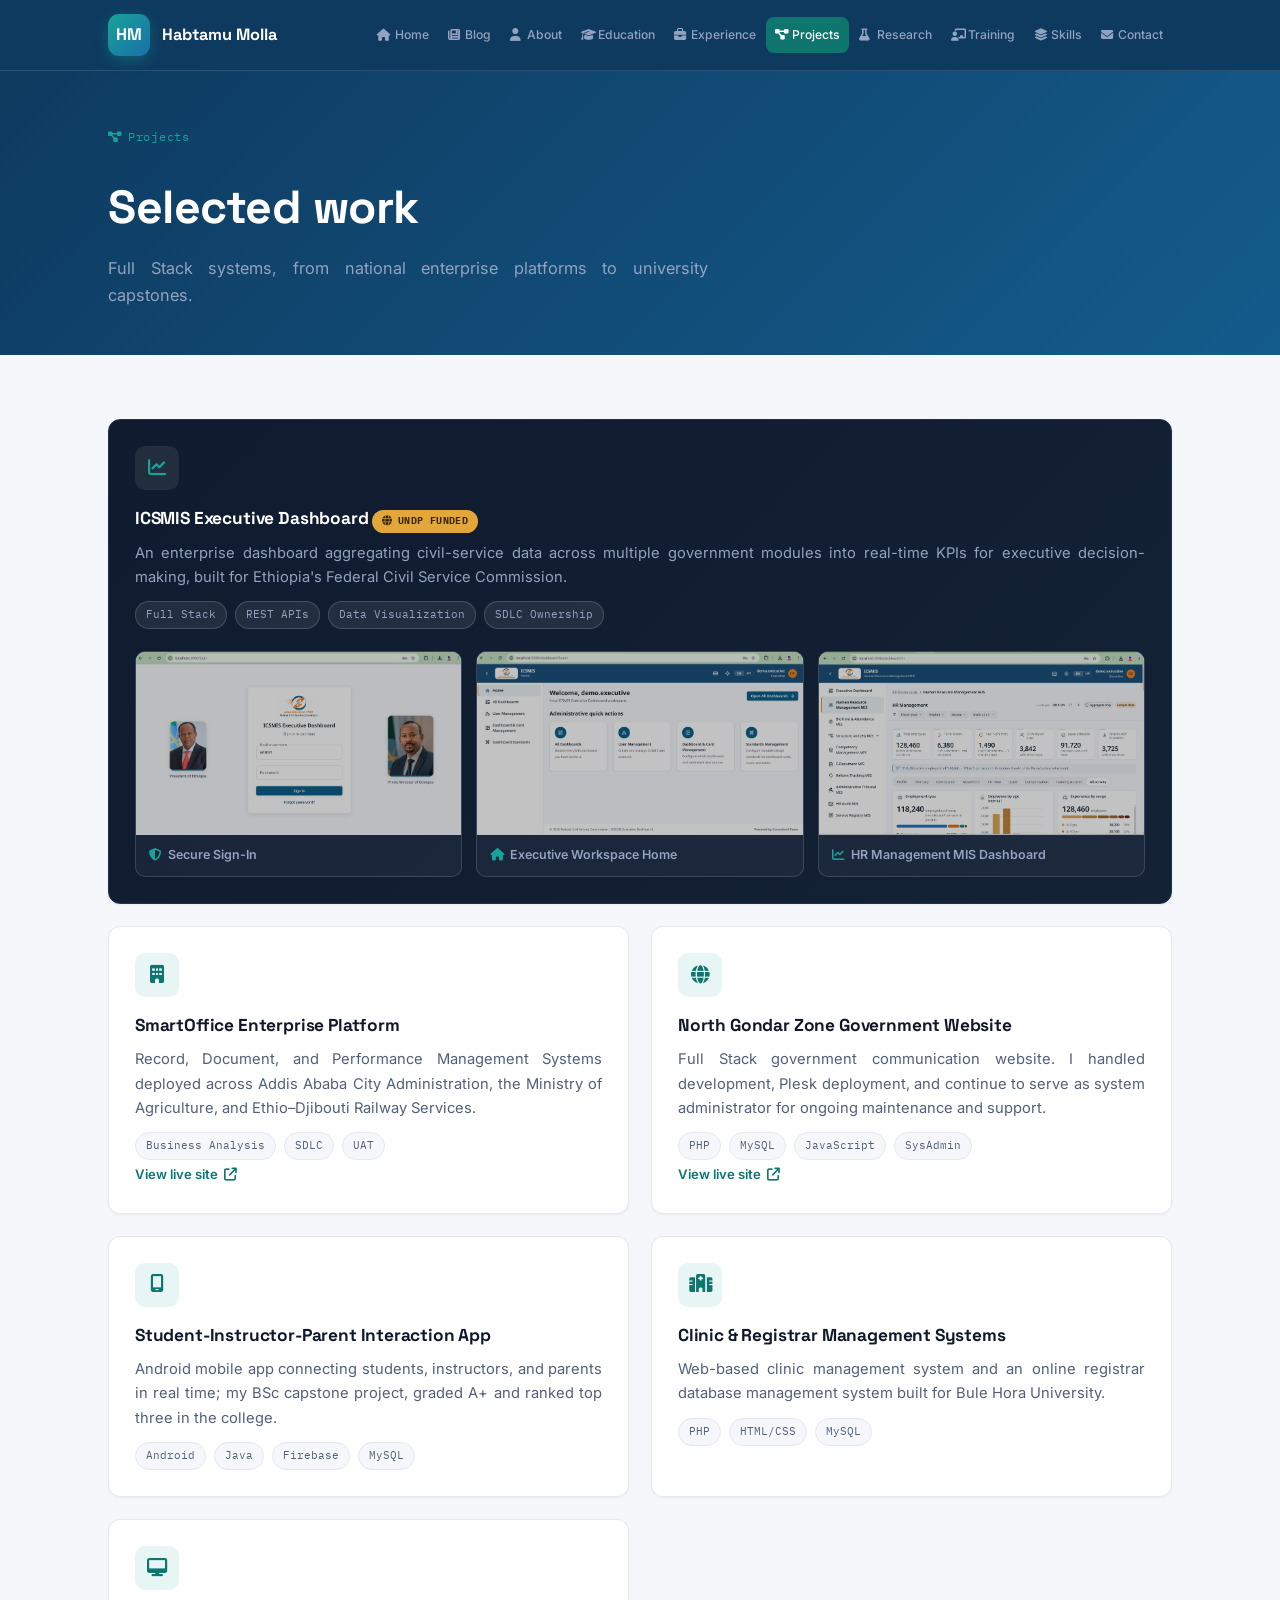
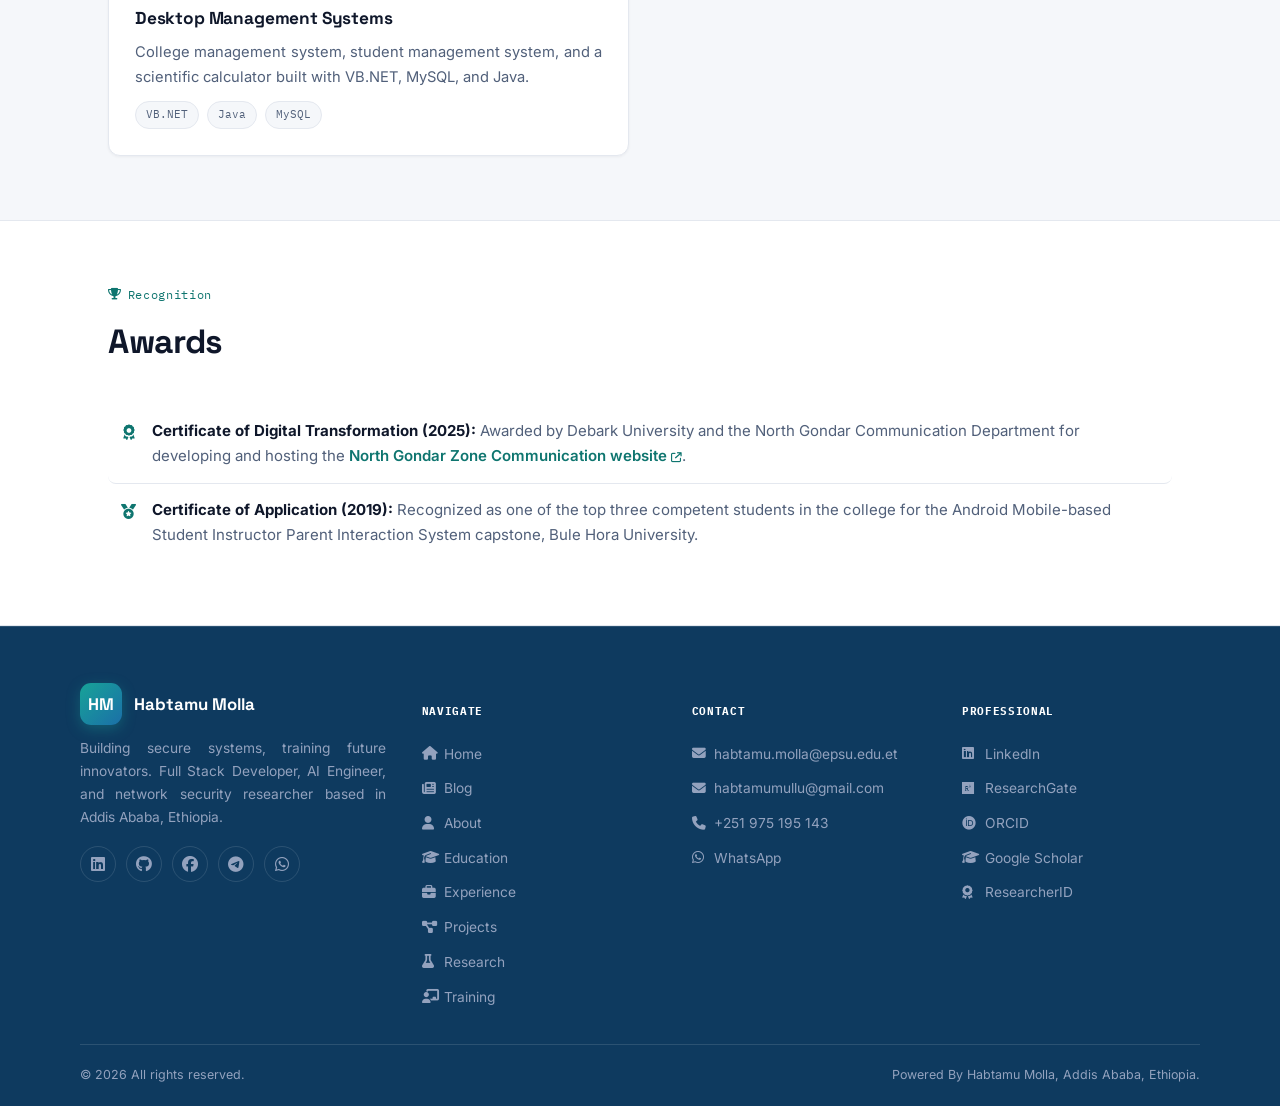
<file: projects.html>
<!DOCTYPE html>
<html lang="en">
<head>
<meta charset="UTF-8">
<meta name="viewport" content="width=device-width, initial-scale=1.0">
<title>Projects | Habtamu Molla</title>
<meta name="description" content="Selected software projects by Habtamu Molla.">
<meta name="google-site-verification" content="iqMxD6NgY4F2zrNZvsVdarxeiHT7VKi01zDI94SJOY4" />
<link rel="preconnect" href="https://fonts.googleapis.com">
<link rel="preconnect" href="https://fonts.gstatic.com" crossorigin>
<link href="https://fonts.googleapis.com/css2?family=Space+Grotesk:wght@500;600;700&family=Inter:wght@400;500;600;700&family=IBM+Plex+Mono:wght@400;500&display=swap" rel="stylesheet">
<link rel="stylesheet" href="https://cdnjs.cloudflare.com/ajax/libs/font-awesome/6.5.1/css/all.min.css">
<link rel="stylesheet" href="assets/styles.css">
</head>
<body data-page="projects">
<header class="site-header">
  <div class="nav-inner">
    <a class="brand" href="/">
      <span class="brand-mark">HM</span>
      <span class="brand-text">
        <span class="brand-name">Habtamu Molla</span>
        <span class="brand-tag">FULL STACK DEVELOPER &middot; AI &amp; SECURITY</span>
      </span>
    </a>
    <button class="nav-toggle" id="navToggle" aria-label="Toggle menu" aria-expanded="false">
      <span></span><span></span><span></span>
    </button>
    <ul class="nav-links" id="navLinks">
      <li><a href="/" data-page="home"><i class="fa-solid fa-house icon"></i>Home</a></li>
      <li><a href="blog" data-page="blog"><i class="fa-solid fa-newspaper icon"></i>Blog</a></li>
      <li><a href="about" data-page="about"><i class="fa-solid fa-user icon"></i>About</a></li>
      <li><a href="education" data-page="education"><i class="fa-solid fa-graduation-cap icon"></i>Education</a></li>
      <li><a href="experience" data-page="experience"><i class="fa-solid fa-briefcase icon"></i>Experience</a></li>
      <li><a href="projects" data-page="projects"><i class="fa-solid fa-diagram-project icon"></i>Projects</a></li>
      <li><a href="research" data-page="research"><i class="fa-solid fa-flask icon"></i>Research</a></li>
      <li><a href="training" data-page="training"><i class="fa-solid fa-chalkboard-user icon"></i>Training</a></li>
      <li><a href="skills" data-page="skills"><i class="fa-solid fa-layer-group icon"></i>Skills</a></li>
      <li><a href="contact" data-page="contact"><i class="fa-solid fa-envelope icon"></i>Contact</a></li>
    </ul>
  </div>
</header>

<section class="page-banner">
  <div class="wrap">
    <span class="eyebrow mono"><i class="fa-solid fa-diagram-project icon"></i>Projects</span>
    <h1>Selected work</h1>
    <p>Full Stack systems, from national enterprise platforms to university capstones.</p>
  </div>
</section>

<section>
  <div class="wrap">
    <div class="grid-2">
      <div class="card flagship" style="grid-column:1 / -1;">
        <div class="card-icon"><i class="fa-solid fa-chart-line"></i></div>
        <h3>ICSMIS Executive Dashboard <span class="badge"><i class="fa-solid fa-globe"></i>UNDP FUNDED</span></h3>
        <p>An enterprise dashboard aggregating civil-service data across multiple government modules into real-time KPIs for executive decision-making, built for Ethiopia's Federal Civil Service Commission.</p>
        <div class="tag-row"><span class="tag">Full Stack</span><span class="tag">REST APIs</span><span class="tag">Data Visualization</span><span class="tag">SDLC Ownership</span></div>
        <div class="shot-gallery">
          <a class="shot-item" href="assets/login.png" target="_blank" rel="noopener" aria-label="View full-size screenshot: secure sign-in screen">
            <div class="shot-frame"><img src="assets/login.png" alt="ICSMIS Executive Dashboard secure sign-in screen" loading="lazy"></div>
            <span class="shot-caption"><i class="fa-solid fa-shield-halved icon"></i>Secure Sign-In</span>
          </a>
          <a class="shot-item" href="assets/landing.png" target="_blank" rel="noopener" aria-label="View full-size screenshot: executive workspace home">
            <div class="shot-frame"><img src="assets/landing.png" alt="ICSMIS Executive Dashboard workspace home screen" loading="lazy"></div>
            <span class="shot-caption"><i class="fa-solid fa-house icon"></i>Executive Workspace Home</span>
          </a>
          <a class="shot-item" href="assets/dashboards.png" target="_blank" rel="noopener" aria-label="View full-size screenshot: HR management dashboard">
            <div class="shot-frame"><img src="assets/dashboards.png" alt="ICSMIS HR Management MIS dashboard with KPI cards and charts" loading="lazy"></div>
            <span class="shot-caption"><i class="fa-solid fa-chart-line icon"></i>HR Management MIS Dashboard</span>
          </a>
        </div>
      </div>
      <div class="card">
        <div class="card-icon"><i class="fa-solid fa-building"></i></div>
        <h3>SmartOffice Enterprise Platform</h3>
        <p>Record, Document, and Performance Management Systems deployed across Addis Ababa City Administration, the Ministry of Agriculture, and Ethio&ndash;Djibouti Railway Services.</p>
        <div class="tag-row"><span class="tag">Business Analysis</span><span class="tag">SDLC</span><span class="tag">UAT</span></div>
        <a class="card-link" href="https://smartoffice.moa.gov.et/" target="_blank" rel="noopener">View live site <i class="fa-solid fa-arrow-up-right-from-square"></i></a>
      </div>
      <div class="card">
        <div class="card-icon"><i class="fa-solid fa-globe"></i></div>
        <h3>North Gondar Zone Government Website</h3>
        <p>Full Stack government communication website. I handled development, Plesk deployment, and continue to serve as system administrator for ongoing maintenance and support.</p>
        <div class="tag-row"><span class="tag">PHP</span><span class="tag">MySQL</span><span class="tag">JavaScript</span><span class="tag">SysAdmin</span></div>
        <a class="card-link" href="https://northgondarcom.gov.et/" target="_blank" rel="noopener">View live site <i class="fa-solid fa-arrow-up-right-from-square"></i></a>
      </div>
      <div class="card">
        <div class="card-icon"><i class="fa-solid fa-mobile-screen"></i></div>
        <h3>Student-Instructor-Parent Interaction App</h3>
        <p>Android mobile app connecting students, instructors, and parents in real time; my BSc capstone project, graded A+ and ranked top three in the college.</p>
        <div class="tag-row"><span class="tag">Android</span><span class="tag">Java</span><span class="tag">Firebase</span><span class="tag">MySQL</span></div>
      </div>
      <div class="card">
        <div class="card-icon"><i class="fa-solid fa-hospital"></i></div>
        <h3>Clinic &amp; Registrar Management Systems</h3>
        <p>Web-based clinic management system and an online registrar database management system built for Bule Hora University.</p>
        <div class="tag-row"><span class="tag">PHP</span><span class="tag">HTML/CSS</span><span class="tag">MySQL</span></div>
      </div>
      <div class="card">
        <div class="card-icon"><i class="fa-solid fa-desktop"></i></div>
        <h3>Desktop Management Systems</h3>
        <p>College management system, student management system, and a scientific calculator built with VB.NET, MySQL, and Java.</p>
        <div class="tag-row"><span class="tag">VB.NET</span><span class="tag">Java</span><span class="tag">MySQL</span></div>
      </div>
    </div>
  </div>
</section>

<section class="alt">
  <div class="wrap">
    <div class="sec-head">
      <span class="sec-eyebrow mono"><i class="fa-solid fa-trophy icon"></i>Recognition</span>
      <h2>Awards</h2>
    </div>
    <ul class="info-list">
      <li><span class="il-icon"><i class="fa-solid fa-award"></i></span><span><strong>Certificate of Digital Transformation (2025):</strong> Awarded by Debark University and the North Gondar Communication Department for developing and hosting the <a href="https://northgondarcom.gov.et/" target="_blank" rel="noopener" style="color:var(--signal-dark);font-weight:600;">North Gondar Zone Communication website <i class="fa-solid fa-arrow-up-right-from-square" style="font-size:0.7em;"></i></a>.</span></li>
      <li><span class="il-icon"><i class="fa-solid fa-medal"></i></span><span><strong>Certificate of Application (2019):</strong> Recognized as one of the top three competent students in the college for the Android Mobile-based Student Instructor Parent Interaction System capstone, Bule Hora University.</span></li>
    </ul>
  </div>
</section>

<footer class="site-footer">
  <div class="wrap footer-top">
    <div class="footer-grid">
      <div class="footer-brand">
        <div class="brand">
          <span class="brand-mark">HM</span>
          <span class="brand-name" style="font-size:1.05rem;">Habtamu Molla</span>
        </div>
        <p>Building secure systems, training future innovators. Full Stack Developer, AI Engineer, and network security researcher based in Addis Ababa, Ethiopia.</p>
        <div class="footer-social" style="margin-top:18px;">
          <a href="https://www.linkedin.com/in/habtamu-molla-511308353/" target="_blank" rel="noopener" aria-label="LinkedIn"><i class="fa-brands fa-linkedin"></i></a>
          <a href="https://github.com/Habtamariam" target="_blank" rel="noopener" aria-label="GitHub"><i class="fa-brands fa-github"></i></a>
          <a href="https://web.facebook.com/habtamu.molla.3133" target="_blank" rel="noopener" aria-label="Facebook"><i class="fa-brands fa-facebook"></i></a>
          <a href="https://t.me/habtemaryiam" target="_blank" rel="noopener" aria-label="Telegram"><i class="fa-brands fa-telegram"></i></a>
          <a href="https://wa.me/251975195143" target="_blank" rel="noopener" aria-label="WhatsApp"><i class="fa-brands fa-whatsapp"></i></a>
        </div>
      </div>
      <div class="footer-col">
        <h5>Navigate</h5>
        <a href="/"><i class="fa-solid fa-house icon"></i>Home</a>
        <a href="blog"><i class="fa-solid fa-newspaper icon"></i>Blog</a>
        <a href="about"><i class="fa-solid fa-user icon"></i>About</a>
        <a href="education"><i class="fa-solid fa-graduation-cap icon"></i>Education</a>
        <a href="experience"><i class="fa-solid fa-briefcase icon"></i>Experience</a>
        <a href="projects"><i class="fa-solid fa-diagram-project icon"></i>Projects</a>
        <a href="research"><i class="fa-solid fa-flask icon"></i>Research</a>
        <a href="training"><i class="fa-solid fa-chalkboard-user icon"></i>Training</a>
      </div>
      <div class="footer-col">
        <h5>Contact</h5>
        <a href="mailto:habtamu.molla@epsu.edu.et"><i class="fa-solid fa-envelope icon"></i>habtamu.molla@epsu.edu.et</a>
        <a href="mailto:habtamumullu@gmail.com"><i class="fa-solid fa-envelope icon"></i>habtamumullu@gmail.com</a>
        <a href="tel:+251975195143"><i class="fa-solid fa-phone icon"></i>+251 975 195 143</a>
        <a href="https://wa.me/251975195143" target="_blank" rel="noopener"><i class="fa-brands fa-whatsapp icon"></i>WhatsApp</a>
      </div>
      <div class="footer-col">
        <h5>Professional</h5>
        <a href="https://www.linkedin.com/in/habtamu-molla-511308353/" target="_blank" rel="noopener"><i class="fa-brands fa-linkedin icon"></i>LinkedIn</a>
        <a href="https://www.researchgate.net/profile/Habtamu-Belachew-2" target="_blank" rel="noopener"><i class="fa-brands fa-researchgate icon"></i>ResearchGate</a>
        <a href="https://orcid.org/0009-0005-8239-3585" target="_blank" rel="noopener"><i class="fa-brands fa-orcid icon"></i>ORCID</a>
        <a href="https://scholar.google.com/citations?user=Yios4TAAAAAJ&hl=en&oi=ao" target="_blank" rel="noopener"><i class="fa-solid fa-graduation-cap icon"></i>Google Scholar</a>
        <a href="https://www.webofscience.com/wos/author/record/MIO-9111-2025" target="_blank" rel="noopener"><i class="fa-solid fa-award icon"></i>ResearcherID</a>
      </div>
    </div>
  </div>
  <div class="wrap footer-bottom">
    <span>&copy; <span class="js-year"></span> All rights reserved.</span>
    <span>Powered By Habtamu Molla, Addis Ababa, Ethiopia.</span>
  </div>
</footer>

<script src="assets/main.js"></script>
</body>
</html>
</file>
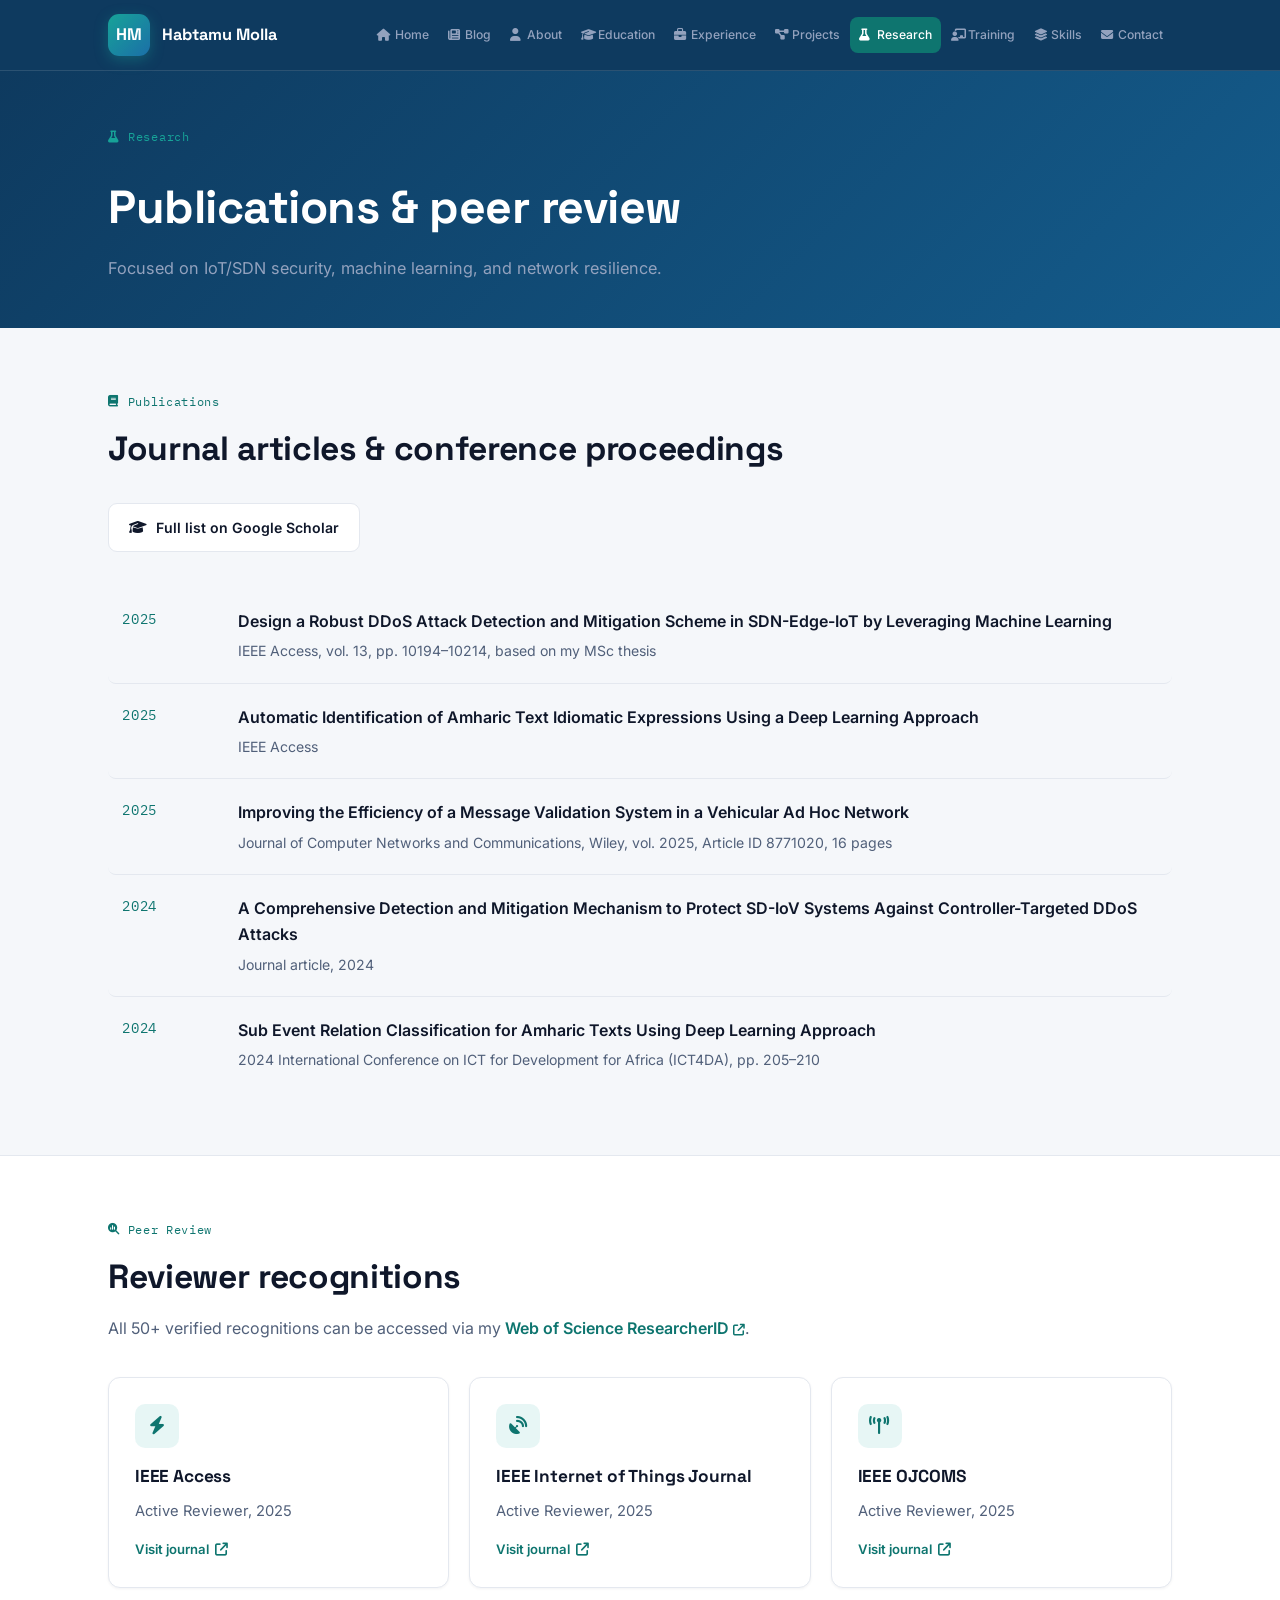
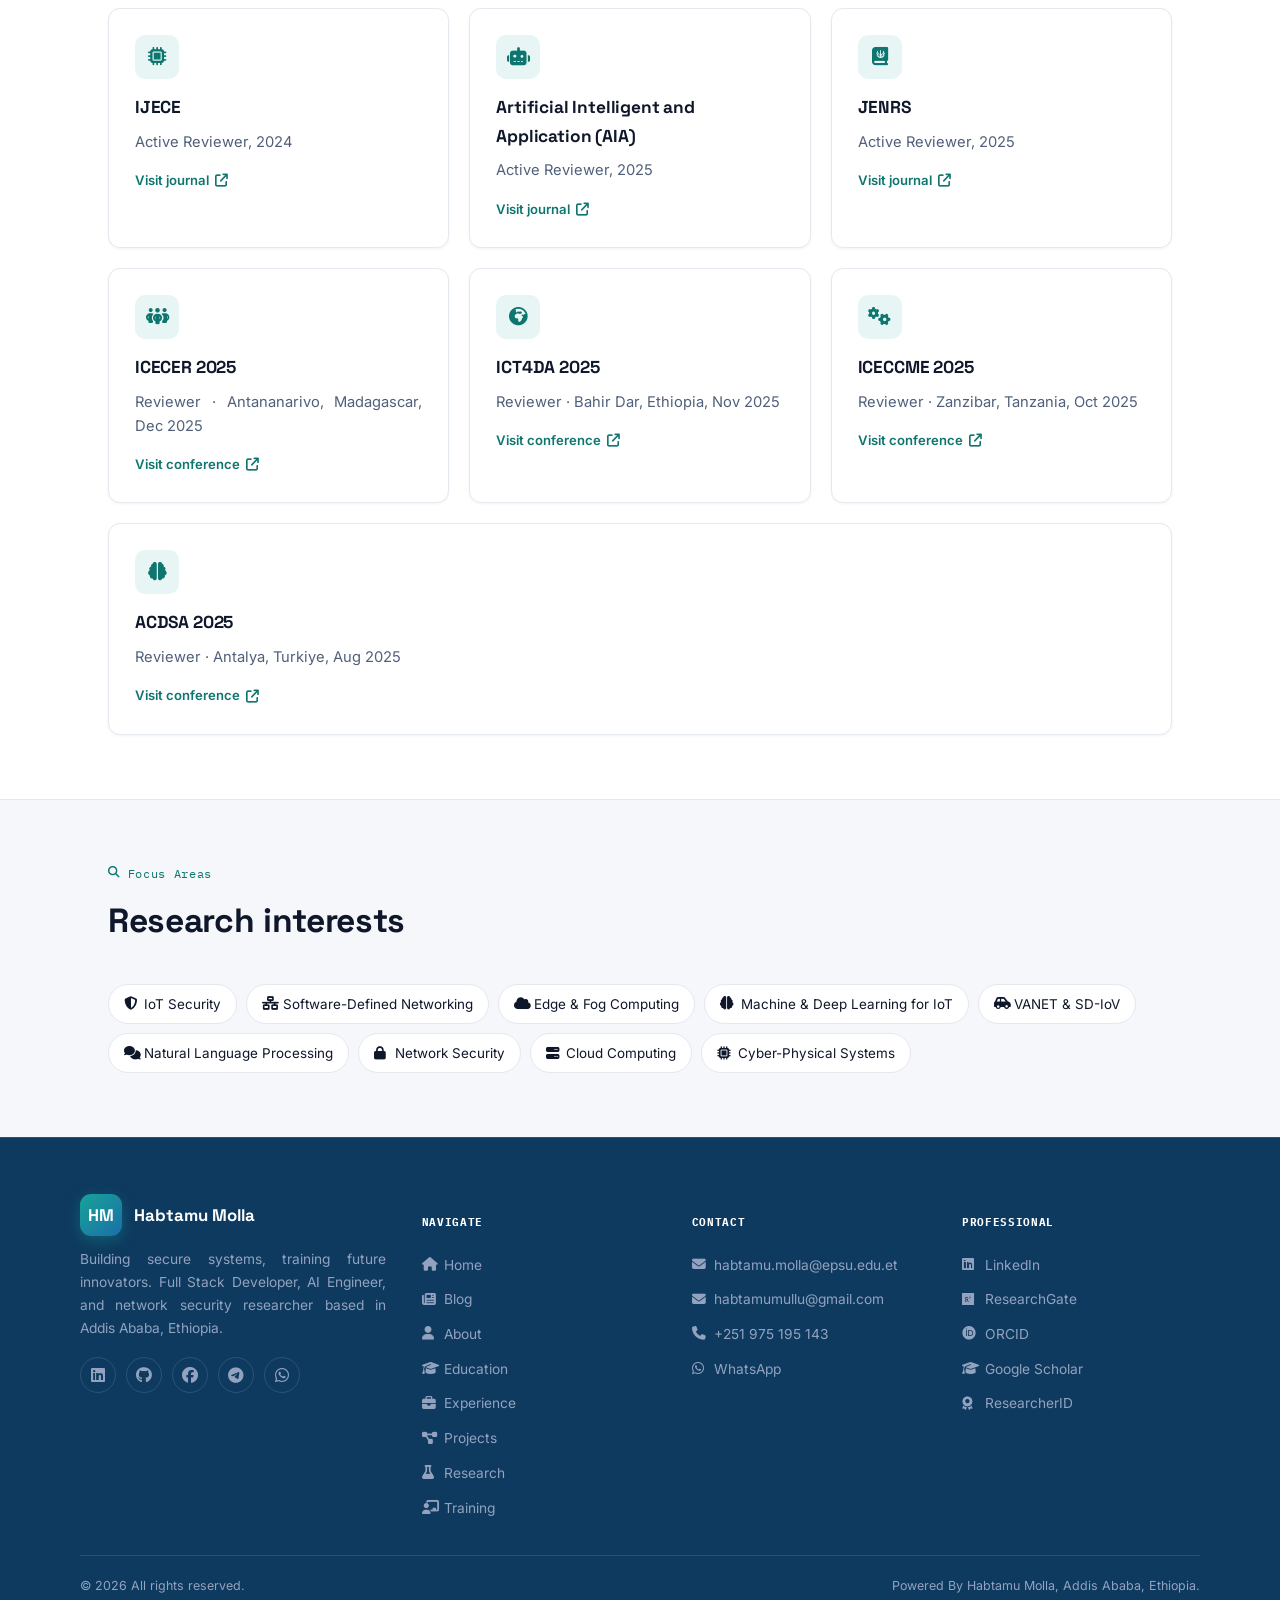
<file: research.html>
<!DOCTYPE html>
<html lang="en">
<head>
<meta charset="UTF-8">
<meta name="viewport" content="width=device-width, initial-scale=1.0">
<title>Research | Habtamu Molla</title>
<meta name="description" content="Publications and peer-review record of Habtamu Molla.">
<meta name="google-site-verification" content="iqMxD6NgY4F2zrNZvsVdarxeiHT7VKi01zDI94SJOY4" />
<link rel="preconnect" href="https://fonts.googleapis.com">
<link rel="preconnect" href="https://fonts.gstatic.com" crossorigin>
<link href="https://fonts.googleapis.com/css2?family=Space+Grotesk:wght@500;600;700&family=Inter:wght@400;500;600;700&family=IBM+Plex+Mono:wght@400;500&display=swap" rel="stylesheet">
<link rel="stylesheet" href="https://cdnjs.cloudflare.com/ajax/libs/font-awesome/6.5.1/css/all.min.css">
<link rel="stylesheet" href="assets/styles.css">
</head>
<body data-page="research">
<header class="site-header">
  <div class="nav-inner">
    <a class="brand" href="/">
      <span class="brand-mark">HM</span>
      <span class="brand-text">
        <span class="brand-name">Habtamu Molla</span>
        <span class="brand-tag">FULL STACK DEVELOPER &middot; AI &amp; SECURITY</span>
      </span>
    </a>
    <button class="nav-toggle" id="navToggle" aria-label="Toggle menu" aria-expanded="false">
      <span></span><span></span><span></span>
    </button>
    <ul class="nav-links" id="navLinks">
      <li><a href="/" data-page="home"><i class="fa-solid fa-house icon"></i>Home</a></li>
      <li><a href="blog" data-page="blog"><i class="fa-solid fa-newspaper icon"></i>Blog</a></li>
      <li><a href="about" data-page="about"><i class="fa-solid fa-user icon"></i>About</a></li>
      <li><a href="education" data-page="education"><i class="fa-solid fa-graduation-cap icon"></i>Education</a></li>
      <li><a href="experience" data-page="experience"><i class="fa-solid fa-briefcase icon"></i>Experience</a></li>
      <li><a href="projects" data-page="projects"><i class="fa-solid fa-diagram-project icon"></i>Projects</a></li>
      <li><a href="research" data-page="research"><i class="fa-solid fa-flask icon"></i>Research</a></li>
      <li><a href="training" data-page="training"><i class="fa-solid fa-chalkboard-user icon"></i>Training</a></li>
      <li><a href="skills" data-page="skills"><i class="fa-solid fa-layer-group icon"></i>Skills</a></li>
      <li><a href="contact" data-page="contact"><i class="fa-solid fa-envelope icon"></i>Contact</a></li>
    </ul>
  </div>
</header>

<section class="page-banner">
  <div class="wrap">
    <span class="eyebrow mono"><i class="fa-solid fa-flask icon"></i>Research</span>
    <h1>Publications &amp; peer review</h1>
    <p>Focused on IoT/SDN security, machine learning, and network resilience.</p>
  </div>
</section>

<section>
  <div class="wrap">
    <div class="sec-head" style="display:flex;justify-content:space-between;align-items:flex-end;flex-wrap:wrap;gap:16px;">
      <div>
        <span class="sec-eyebrow mono"><i class="fa-solid fa-book icon"></i>Publications</span>
        <h2>Journal articles &amp; conference proceedings</h2>
      </div>
      <a class="btn btn-ghost-light" href="https://scholar.google.com/citations?user=Yios4TAAAAAJ&hl=en&oi=ao" target="_blank" rel="noopener"><i class="fa-solid fa-graduation-cap"></i>Full list on Google Scholar</a>
    </div>
    <div>
      <div class="pub-item">
        <span class="pub-year mono">2025</span>
        <div>
          <div class="pub-title">Design a Robust DDoS Attack Detection and Mitigation Scheme in SDN-Edge-IoT by Leveraging Machine Learning</div>
          <div class="pub-venue">IEEE Access, vol. 13, pp. 10194&ndash;10214, based on my MSc thesis</div>
        </div>
      </div>
      <div class="pub-item">
        <span class="pub-year mono">2025</span>
        <div>
          <div class="pub-title">Automatic Identification of Amharic Text Idiomatic Expressions Using a Deep Learning Approach</div>
          <div class="pub-venue">IEEE Access</div>
        </div>
      </div>
      <div class="pub-item">
        <span class="pub-year mono">2025</span>
        <div>
          <div class="pub-title">Improving the Efficiency of a Message Validation System in a Vehicular Ad Hoc Network</div>
          <div class="pub-venue">Journal of Computer Networks and Communications, Wiley, vol. 2025, Article ID 8771020, 16 pages</div>
        </div>
      </div>
      <div class="pub-item">
        <span class="pub-year mono">2024</span>
        <div>
          <div class="pub-title">A Comprehensive Detection and Mitigation Mechanism to Protect SD-IoV Systems Against Controller-Targeted DDoS Attacks</div>
          <div class="pub-venue">Journal article, 2024</div>
        </div>
      </div>
      <div class="pub-item">
        <span class="pub-year mono">2024</span>
        <div>
          <div class="pub-title">Sub Event Relation Classification for Amharic Texts Using Deep Learning Approach</div>
          <div class="pub-venue">2024 International Conference on ICT for Development for Africa (ICT4DA), pp. 205&ndash;210</div>
        </div>
      </div>
    </div>
  </div>
</section>

<section class="alt">
  <div class="wrap">
    <div class="sec-head">
      <span class="sec-eyebrow mono"><i class="fa-solid fa-magnifying-glass-chart icon"></i>Peer Review</span>
      <h2>Reviewer recognitions</h2>
      <p>All 50+ verified recognitions can be accessed via my <a href="https://www.webofscience.com/wos/author/record/MIO-9111-2025" target="_blank" rel="noopener" style="color:var(--signal-dark);font-weight:600;">Web of Science ResearcherID <i class="fa-solid fa-arrow-up-right-from-square" style="font-size:0.75em;"></i></a>.</p>
    </div>
    <div class="grid-3">
      <div class="card"><div class="card-icon"><i class="fa-solid fa-bolt"></i></div><h3>IEEE Access</h3><p>Active Reviewer, 2025</p><a class="card-link" href="https://ieeeaccess.ieee.org/" target="_blank" rel="noopener">Visit journal <i class="fa-solid fa-arrow-up-right-from-square"></i></a></div>
      <div class="card"><div class="card-icon"><i class="fa-solid fa-satellite-dish"></i></div><h3>IEEE Internet of Things Journal</h3><p>Active Reviewer, 2025</p><a class="card-link" href="https://ieee-iotj.org/" target="_blank" rel="noopener">Visit journal <i class="fa-solid fa-arrow-up-right-from-square"></i></a></div>
      <div class="card"><div class="card-icon"><i class="fa-solid fa-tower-broadcast"></i></div><h3>IEEE OJCOMS</h3><p>Active Reviewer, 2025</p><a class="card-link" href="https://ieee-ojcoms.org/" target="_blank" rel="noopener">Visit journal <i class="fa-solid fa-arrow-up-right-from-square"></i></a></div>
      <div class="card"><div class="card-icon"><i class="fa-solid fa-microchip"></i></div><h3>IJECE</h3><p>Active Reviewer, 2024</p><a class="card-link" href="http://ijece.iaescore.com/" target="_blank" rel="noopener">Visit journal <i class="fa-solid fa-arrow-up-right-from-square"></i></a></div>
      <div class="card"><div class="card-icon"><i class="fa-solid fa-robot"></i></div><h3>Artificial Intelligent and Application (AIA)</h3><p>Active Reviewer, 2025</p><a class="card-link" href="https://ojs.bonviewpress.com/index.php/AIA/index" target="_blank" rel="noopener">Visit journal <i class="fa-solid fa-arrow-up-right-from-square"></i></a></div>
      <div class="card"><div class="card-icon"><i class="fa-solid fa-book-journal-whills"></i></div><h3>JENRS</h3><p>Active Reviewer, 2025</p><a class="card-link" href="https://www.jenrs.com/" target="_blank" rel="noopener">Visit journal <i class="fa-solid fa-arrow-up-right-from-square"></i></a></div>
      <div class="card"><div class="card-icon"><i class="fa-solid fa-people-group"></i></div><h3>ICECER 2025</h3><p>Reviewer &middot; Antananarivo, Madagascar, Dec 2025</p><a class="card-link" href="https://www.icecer.com/2025" target="_blank" rel="noopener">Visit conference <i class="fa-solid fa-arrow-up-right-from-square"></i></a></div>
      <div class="card"><div class="card-icon"><i class="fa-solid fa-earth-africa"></i></div><h3>ICT4DA 2025</h3><p>Reviewer &middot; Bahir Dar, Ethiopia, Nov 2025</p><a class="card-link" href="https://ict4daconf.org" target="_blank" rel="noopener">Visit conference <i class="fa-solid fa-arrow-up-right-from-square"></i></a></div>
      <div class="card"><div class="card-icon"><i class="fa-solid fa-gears"></i></div><h3>ICECCME 2025</h3><p>Reviewer &middot; Zanzibar, Tanzania, Oct 2025</p><a class="card-link" href="http://www.iceccme.com/2025/" target="_blank" rel="noopener">Visit conference <i class="fa-solid fa-arrow-up-right-from-square"></i></a></div>
      <div class="card"><div class="card-icon"><i class="fa-solid fa-brain"></i></div><h3>ACDSA 2025</h3><p>Reviewer &middot; Antalya, Turkiye, Aug 2025</p><a class="card-link" href="http://www.acdsa.org" target="_blank" rel="noopener">Visit conference <i class="fa-solid fa-arrow-up-right-from-square"></i></a></div>
    </div>
  </div>
</section>

  <section>
  <div class="wrap">
    <div class="sec-head">
      <span class="sec-eyebrow mono"><i class="fa-solid fa-magnifying-glass icon"></i>Focus Areas</span>
      <h2>Research interests</h2>
    </div>
    <div class="pill-row">
      <span class="pill"><i class="fa-solid fa-shield-halved icon"></i>IoT Security</span>
      <span class="pill"><i class="fa-solid fa-network-wired icon"></i>Software-Defined Networking</span>
      <span class="pill"><i class="fa-solid fa-cloud icon"></i>Edge &amp; Fog Computing</span>
      <span class="pill"><i class="fa-solid fa-brain icon"></i>Machine &amp; Deep Learning for IoT</span>
      <span class="pill"><i class="fa-solid fa-car-side icon"></i>VANET &amp; SD-IoV</span>
      <span class="pill"><i class="fa-solid fa-comments icon"></i>Natural Language Processing</span>
      <span class="pill"><i class="fa-solid fa-lock icon"></i>Network Security</span>
      <span class="pill"><i class="fa-solid fa-server icon"></i>Cloud Computing</span>
      <span class="pill"><i class="fa-solid fa-microchip icon"></i>Cyber-Physical Systems</span>
    </div>
  </div>
</section>
  
<footer class="site-footer">
  <div class="wrap footer-top">
    <div class="footer-grid">
      <div class="footer-brand">
        <div class="brand">
          <span class="brand-mark">HM</span>
          <span class="brand-name" style="font-size:1.05rem;">Habtamu Molla</span>
        </div>
        <p>Building secure systems, training future innovators. Full Stack Developer, AI Engineer, and network security researcher based in Addis Ababa, Ethiopia.</p>
        <div class="footer-social" style="margin-top:18px;">
          <a href="https://www.linkedin.com/in/habtamu-molla-511308353/" target="_blank" rel="noopener" aria-label="LinkedIn"><i class="fa-brands fa-linkedin"></i></a>
          <a href="https://github.com/Habtamariam" target="_blank" rel="noopener" aria-label="GitHub"><i class="fa-brands fa-github"></i></a>
          <a href="https://web.facebook.com/habtamu.molla.3133" target="_blank" rel="noopener" aria-label="Facebook"><i class="fa-brands fa-facebook"></i></a>
          <a href="https://t.me/habtemaryiam" target="_blank" rel="noopener" aria-label="Telegram"><i class="fa-brands fa-telegram"></i></a>
          <a href="https://wa.me/251975195143" target="_blank" rel="noopener" aria-label="WhatsApp"><i class="fa-brands fa-whatsapp"></i></a>
        </div>
      </div>
      <div class="footer-col">
        <h5>Navigate</h5>
        <a href="/"><i class="fa-solid fa-house icon"></i>Home</a>
        <a href="blog"><i class="fa-solid fa-newspaper icon"></i>Blog</a>
        <a href="about"><i class="fa-solid fa-user icon"></i>About</a>
        <a href="education"><i class="fa-solid fa-graduation-cap icon"></i>Education</a>
        <a href="experience"><i class="fa-solid fa-briefcase icon"></i>Experience</a>
        <a href="projects"><i class="fa-solid fa-diagram-project icon"></i>Projects</a>
        <a href="research"><i class="fa-solid fa-flask icon"></i>Research</a>
        <a href="training"><i class="fa-solid fa-chalkboard-user icon"></i>Training</a>
      </div>
      <div class="footer-col">
        <h5>Contact</h5>
        <a href="mailto:habtamu.molla@epsu.edu.et"><i class="fa-solid fa-envelope icon"></i>habtamu.molla@epsu.edu.et</a>
        <a href="mailto:habtamumullu@gmail.com"><i class="fa-solid fa-envelope icon"></i>habtamumullu@gmail.com</a>
        <a href="tel:+251975195143"><i class="fa-solid fa-phone icon"></i>+251 975 195 143</a>
        <a href="https://wa.me/251975195143" target="_blank" rel="noopener"><i class="fa-brands fa-whatsapp icon"></i>WhatsApp</a>
      </div>
      <div class="footer-col">
        <h5>Professional</h5>
        <a href="https://www.linkedin.com/in/habtamu-molla-511308353/" target="_blank" rel="noopener"><i class="fa-brands fa-linkedin icon"></i>LinkedIn</a>
        <a href="https://www.researchgate.net/profile/Habtamu-Belachew-2" target="_blank" rel="noopener"><i class="fa-brands fa-researchgate icon"></i>ResearchGate</a>
        <a href="https://orcid.org/0009-0005-8239-3585" target="_blank" rel="noopener"><i class="fa-brands fa-orcid icon"></i>ORCID</a>
        <a href="https://scholar.google.com/citations?user=Yios4TAAAAAJ&hl=en&oi=ao" target="_blank" rel="noopener"><i class="fa-solid fa-graduation-cap icon"></i>Google Scholar</a>
        <a href="https://www.webofscience.com/wos/author/record/MIO-9111-2025" target="_blank" rel="noopener"><i class="fa-solid fa-award icon"></i>ResearcherID</a>
      </div>
    </div>
  </div>
  <div class="wrap footer-bottom">
    <span>&copy; <span class="js-year"></span> All rights reserved.</span>
    <span>Powered By Habtamu Molla, Addis Ababa, Ethiopia.</span>
  </div>
</footer>

<script src="assets/main.js"></script>
</body>
</html>
</file>
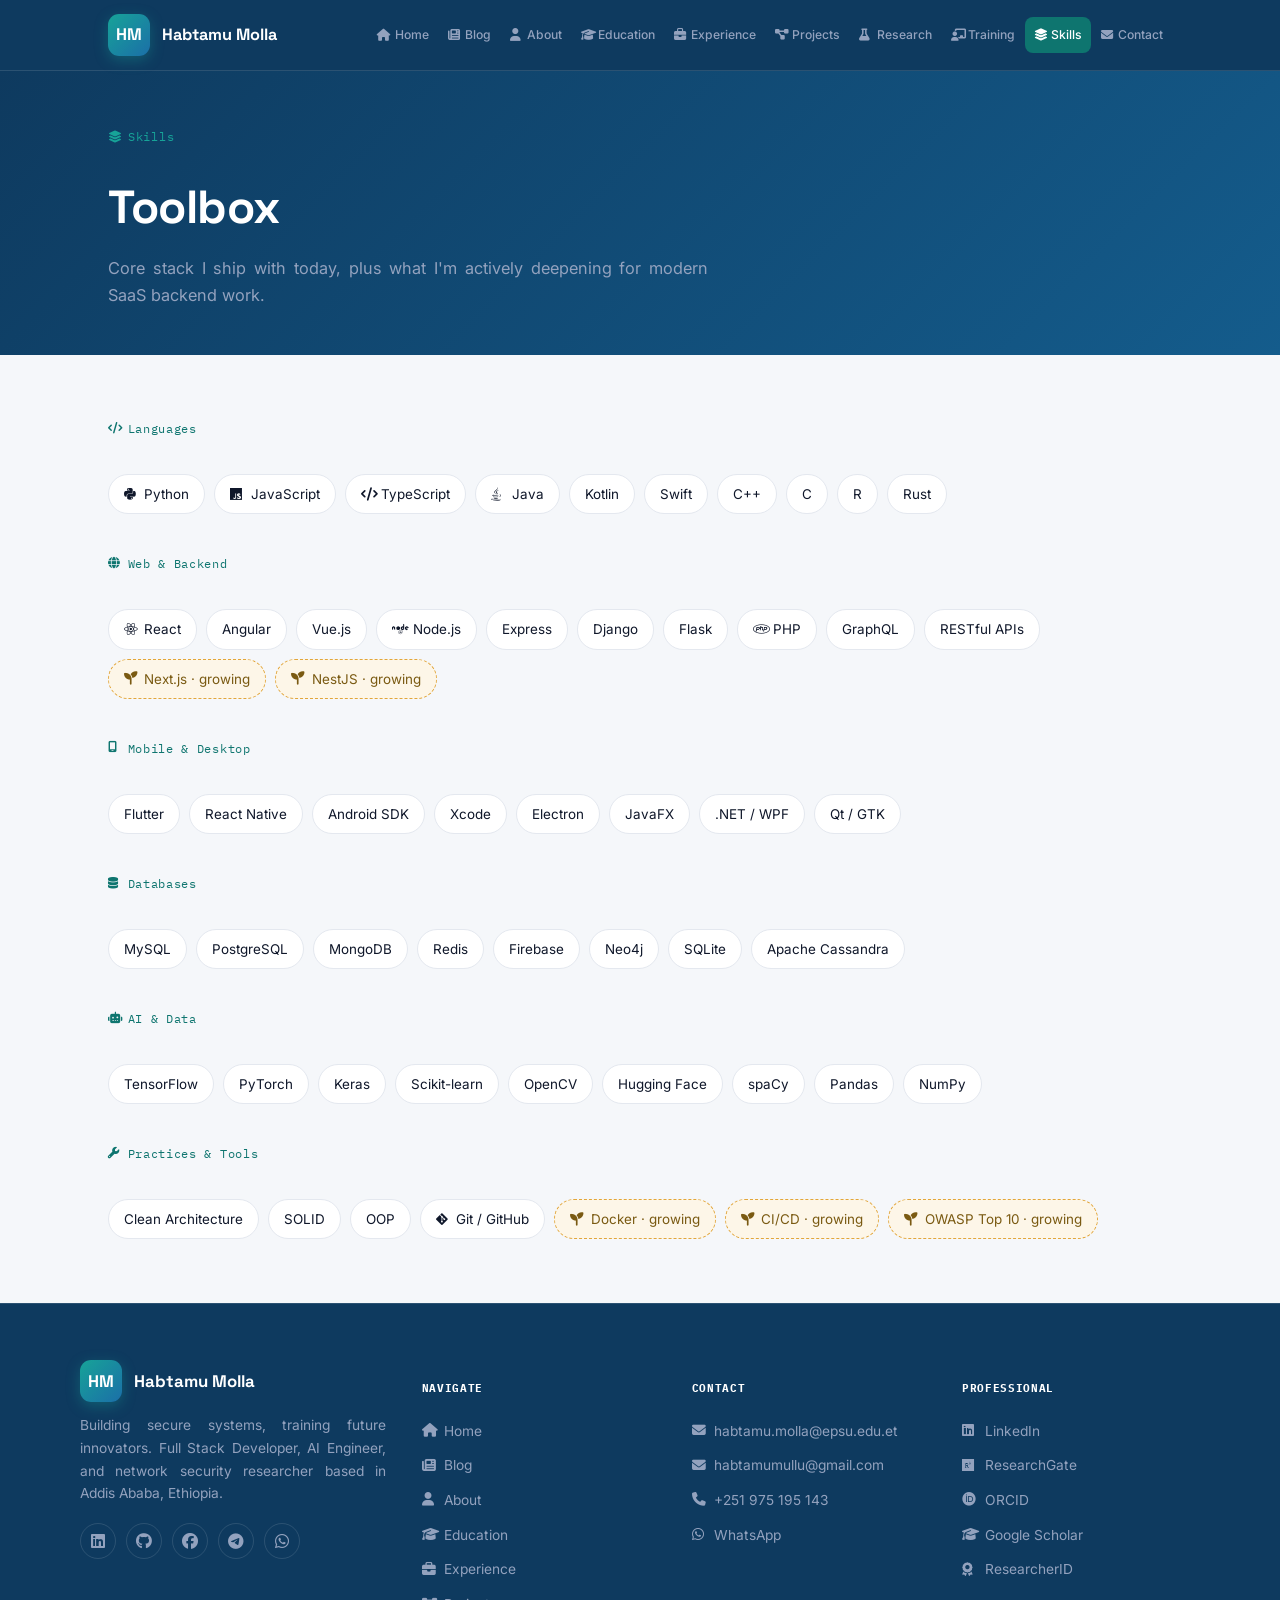
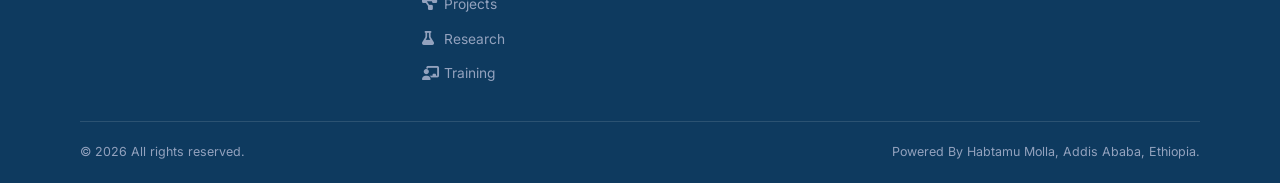
<file: skills.html>
<!DOCTYPE html>
<html lang="en">
<head>
<meta charset="UTF-8">
<meta name="viewport" content="width=device-width, initial-scale=1.0">
<title>Skills | Habtamu Molla</title>
<meta name="description" content="Technical skills and toolbox of Habtamu Molla.">
<meta name="google-site-verification" content="iqMxD6NgY4F2zrNZvsVdarxeiHT7VKi01zDI94SJOY4" />
<link rel="preconnect" href="https://fonts.googleapis.com">
<link rel="preconnect" href="https://fonts.gstatic.com" crossorigin>
<link href="https://fonts.googleapis.com/css2?family=Space+Grotesk:wght@500;600;700&family=Inter:wght@400;500;600;700&family=IBM+Plex+Mono:wght@400;500&display=swap" rel="stylesheet">
<link rel="stylesheet" href="https://cdnjs.cloudflare.com/ajax/libs/font-awesome/6.5.1/css/all.min.css">
<link rel="stylesheet" href="assets/styles.css">
</head>
<body data-page="skills">
<header class="site-header">
  <div class="nav-inner">
    <a class="brand" href="/">
      <span class="brand-mark">HM</span>
      <span class="brand-text">
        <span class="brand-name">Habtamu Molla</span>
        <span class="brand-tag">FULL STACK DEVELOPER &middot; AI &amp; SECURITY</span>
      </span>
    </a>
    <button class="nav-toggle" id="navToggle" aria-label="Toggle menu" aria-expanded="false">
      <span></span><span></span><span></span>
    </button>
    <ul class="nav-links" id="navLinks">
      <li><a href="/" data-page="home"><i class="fa-solid fa-house icon"></i>Home</a></li>
      <li><a href="blog" data-page="blog"><i class="fa-solid fa-newspaper icon"></i>Blog</a></li>
      <li><a href="about" data-page="about"><i class="fa-solid fa-user icon"></i>About</a></li>
      <li><a href="education" data-page="education"><i class="fa-solid fa-graduation-cap icon"></i>Education</a></li>
      <li><a href="experience" data-page="experience"><i class="fa-solid fa-briefcase icon"></i>Experience</a></li>
      <li><a href="projects" data-page="projects"><i class="fa-solid fa-diagram-project icon"></i>Projects</a></li>
      <li><a href="research" data-page="research"><i class="fa-solid fa-flask icon"></i>Research</a></li>
      <li><a href="training" data-page="training"><i class="fa-solid fa-chalkboard-user icon"></i>Training</a></li>
      <li><a href="skills" data-page="skills"><i class="fa-solid fa-layer-group icon"></i>Skills</a></li>
      <li><a href="contact" data-page="contact"><i class="fa-solid fa-envelope icon"></i>Contact</a></li>
    </ul>
  </div>
</header>

<section class="page-banner">
  <div class="wrap">
    <span class="eyebrow mono"><i class="fa-solid fa-layer-group icon"></i>Skills</span>
    <h1>Toolbox</h1>
    <p>Core stack I ship with today, plus what I'm actively deepening for modern SaaS backend work.</p>
  </div>
</section>

<section>
  <div class="wrap">
    <div class="sec-head">
      <span class="sec-eyebrow mono"><i class="fa-solid fa-code icon"></i>Languages</span>
    </div>
    <div class="pill-row" style="margin-bottom:40px;">
      <span class="pill"><i class="fa-brands fa-python icon"></i>Python</span><span class="pill"><i class="fa-brands fa-js icon"></i>JavaScript</span><span class="pill"><i class="fa-solid fa-code icon"></i>TypeScript</span><span class="pill"><i class="fa-brands fa-java icon"></i>Java</span><span class="pill">Kotlin</span><span class="pill">Swift</span><span class="pill">C++</span><span class="pill">C</span><span class="pill">R</span><span class="pill">Rust</span>
    </div>

    <div class="sec-head"><span class="sec-eyebrow mono"><i class="fa-solid fa-globe icon"></i>Web &amp; Backend</span></div>
    <div class="pill-row" style="margin-bottom:40px;">
      <span class="pill"><i class="fa-brands fa-react icon"></i>React</span><span class="pill">Angular</span><span class="pill">Vue.js</span><span class="pill"><i class="fa-brands fa-node icon"></i>Node.js</span><span class="pill">Express</span><span class="pill">Django</span><span class="pill">Flask</span><span class="pill"><i class="fa-brands fa-php icon"></i>PHP</span><span class="pill">GraphQL</span><span class="pill">RESTful APIs</span>
      <span class="pill growing"><i class="fa-solid fa-seedling icon"></i>Next.js &middot; growing</span><span class="pill growing"><i class="fa-solid fa-seedling icon"></i>NestJS &middot; growing</span>
    </div>

    <div class="sec-head"><span class="sec-eyebrow mono"><i class="fa-solid fa-mobile-screen icon"></i>Mobile &amp; Desktop</span></div>
    <div class="pill-row" style="margin-bottom:40px;">
      <span class="pill">Flutter</span><span class="pill">React Native</span><span class="pill">Android SDK</span><span class="pill">Xcode</span><span class="pill">Electron</span><span class="pill">JavaFX</span><span class="pill">.NET / WPF</span><span class="pill">Qt / GTK</span>
    </div>

    <div class="sec-head"><span class="sec-eyebrow mono"><i class="fa-solid fa-database icon"></i>Databases</span></div>
    <div class="pill-row" style="margin-bottom:40px;">
      <span class="pill">MySQL</span><span class="pill">PostgreSQL</span><span class="pill">MongoDB</span><span class="pill">Redis</span><span class="pill">Firebase</span><span class="pill">Neo4j</span><span class="pill">SQLite</span><span class="pill">Apache Cassandra</span>
    </div>

    <div class="sec-head"><span class="sec-eyebrow mono"><i class="fa-solid fa-robot icon"></i>AI &amp; Data</span></div>
    <div class="pill-row" style="margin-bottom:40px;">
      <span class="pill">TensorFlow</span><span class="pill">PyTorch</span><span class="pill">Keras</span><span class="pill">Scikit-learn</span><span class="pill">OpenCV</span><span class="pill">Hugging Face</span><span class="pill">spaCy</span><span class="pill">Pandas</span><span class="pill">NumPy</span>
    </div>

    <div class="sec-head"><span class="sec-eyebrow mono"><i class="fa-solid fa-wrench icon"></i>Practices &amp; Tools</span></div>
    <div class="pill-row">
      <span class="pill">Clean Architecture</span><span class="pill">SOLID</span><span class="pill">OOP</span><span class="pill"><i class="fa-brands fa-git-alt icon"></i>Git / GitHub</span>
      <span class="pill growing"><i class="fa-solid fa-seedling icon"></i>Docker &middot; growing</span><span class="pill growing"><i class="fa-solid fa-seedling icon"></i>CI/CD &middot; growing</span><span class="pill growing"><i class="fa-solid fa-seedling icon"></i>OWASP Top 10 &middot; growing</span>
    </div>
  </div>
</section>

<footer class="site-footer">
  <div class="wrap footer-top">
    <div class="footer-grid">
      <div class="footer-brand">
        <div class="brand">
          <span class="brand-mark">HM</span>
          <span class="brand-name" style="font-size:1.05rem;">Habtamu Molla</span>
        </div>
        <p>Building secure systems, training future innovators. Full Stack Developer, AI Engineer, and network security researcher based in Addis Ababa, Ethiopia.</p>
        <div class="footer-social" style="margin-top:18px;">
          <a href="https://www.linkedin.com/in/habtamu-molla-511308353/" target="_blank" rel="noopener" aria-label="LinkedIn"><i class="fa-brands fa-linkedin"></i></a>
          <a href="https://github.com/Habtamariam" target="_blank" rel="noopener" aria-label="GitHub"><i class="fa-brands fa-github"></i></a>
          <a href="https://web.facebook.com/habtamu.molla.3133" target="_blank" rel="noopener" aria-label="Facebook"><i class="fa-brands fa-facebook"></i></a>
          <a href="https://t.me/habtemaryiam" target="_blank" rel="noopener" aria-label="Telegram"><i class="fa-brands fa-telegram"></i></a>
          <a href="https://wa.me/251975195143" target="_blank" rel="noopener" aria-label="WhatsApp"><i class="fa-brands fa-whatsapp"></i></a>
        </div>
      </div>
      <div class="footer-col">
        <h5>Navigate</h5>
        <a href="/"><i class="fa-solid fa-house icon"></i>Home</a>
        <a href="blog"><i class="fa-solid fa-newspaper icon"></i>Blog</a>
        <a href="about"><i class="fa-solid fa-user icon"></i>About</a>
        <a href="education"><i class="fa-solid fa-graduation-cap icon"></i>Education</a>
        <a href="experience"><i class="fa-solid fa-briefcase icon"></i>Experience</a>
        <a href="projects"><i class="fa-solid fa-diagram-project icon"></i>Projects</a>
        <a href="research"><i class="fa-solid fa-flask icon"></i>Research</a>
        <a href="training"><i class="fa-solid fa-chalkboard-user icon"></i>Training</a>
      </div>
      <div class="footer-col">
        <h5>Contact</h5>
        <a href="mailto:habtamu.molla@epsu.edu.et"><i class="fa-solid fa-envelope icon"></i>habtamu.molla@epsu.edu.et</a>
        <a href="mailto:habtamumullu@gmail.com"><i class="fa-solid fa-envelope icon"></i>habtamumullu@gmail.com</a>
        <a href="tel:+251975195143"><i class="fa-solid fa-phone icon"></i>+251 975 195 143</a>
        <a href="https://wa.me/251975195143" target="_blank" rel="noopener"><i class="fa-brands fa-whatsapp icon"></i>WhatsApp</a>
      </div>
      <div class="footer-col">
        <h5>Professional</h5>
        <a href="https://www.linkedin.com/in/habtamu-molla-511308353/" target="_blank" rel="noopener"><i class="fa-brands fa-linkedin icon"></i>LinkedIn</a>
        <a href="https://www.researchgate.net/profile/Habtamu-Belachew-2" target="_blank" rel="noopener"><i class="fa-brands fa-researchgate icon"></i>ResearchGate</a>
        <a href="https://orcid.org/0009-0005-8239-3585" target="_blank" rel="noopener"><i class="fa-brands fa-orcid icon"></i>ORCID</a>
        <a href="https://scholar.google.com/citations?user=Yios4TAAAAAJ&hl=en&oi=ao" target="_blank" rel="noopener"><i class="fa-solid fa-graduation-cap icon"></i>Google Scholar</a>
        <a href="https://www.webofscience.com/wos/author/record/MIO-9111-2025" target="_blank" rel="noopener"><i class="fa-solid fa-award icon"></i>ResearcherID</a>
      </div>
    </div>
  </div>
  <div class="wrap footer-bottom">
    <span>&copy; <span class="js-year"></span> All rights reserved.</span>
    <span>Powered By Habtamu Molla, Addis Ababa, Ethiopia.</span>
  </div>
</footer>

<script src="assets/main.js"></script>
</body>
</html>
</file>
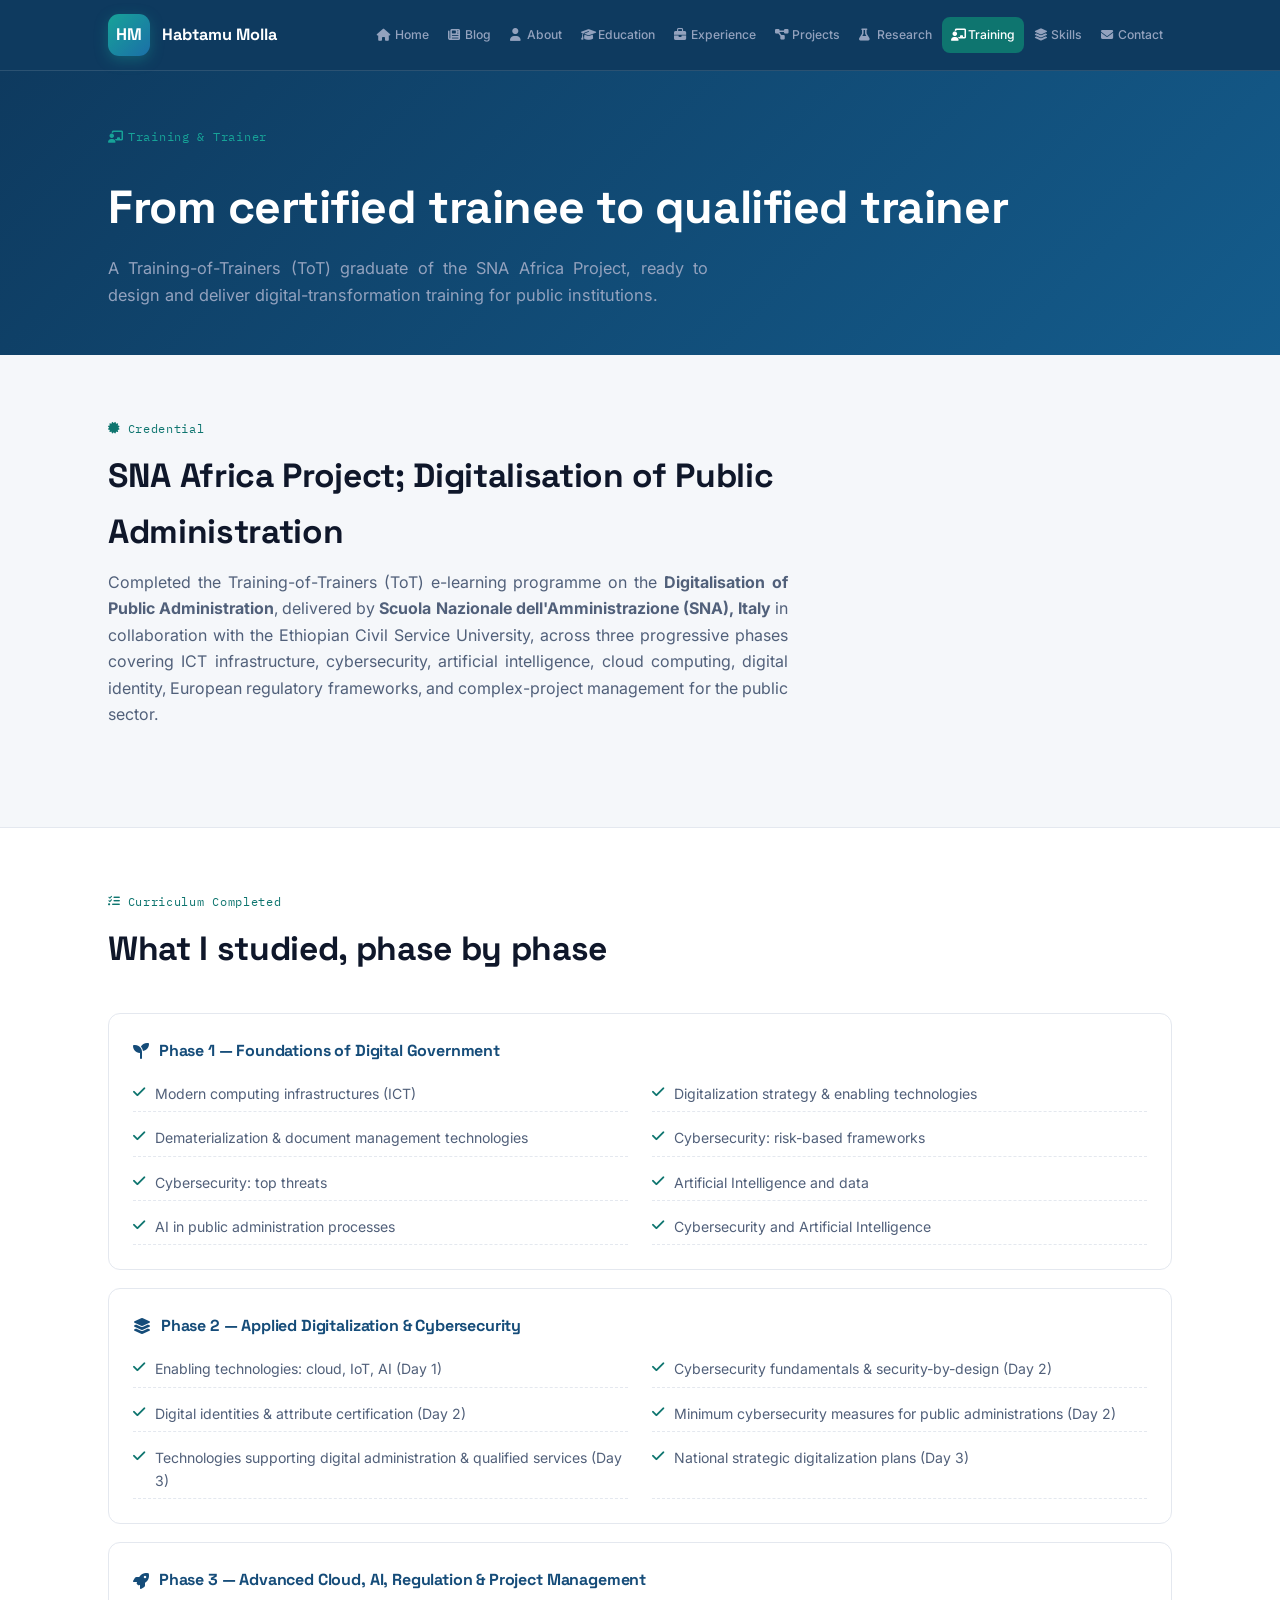
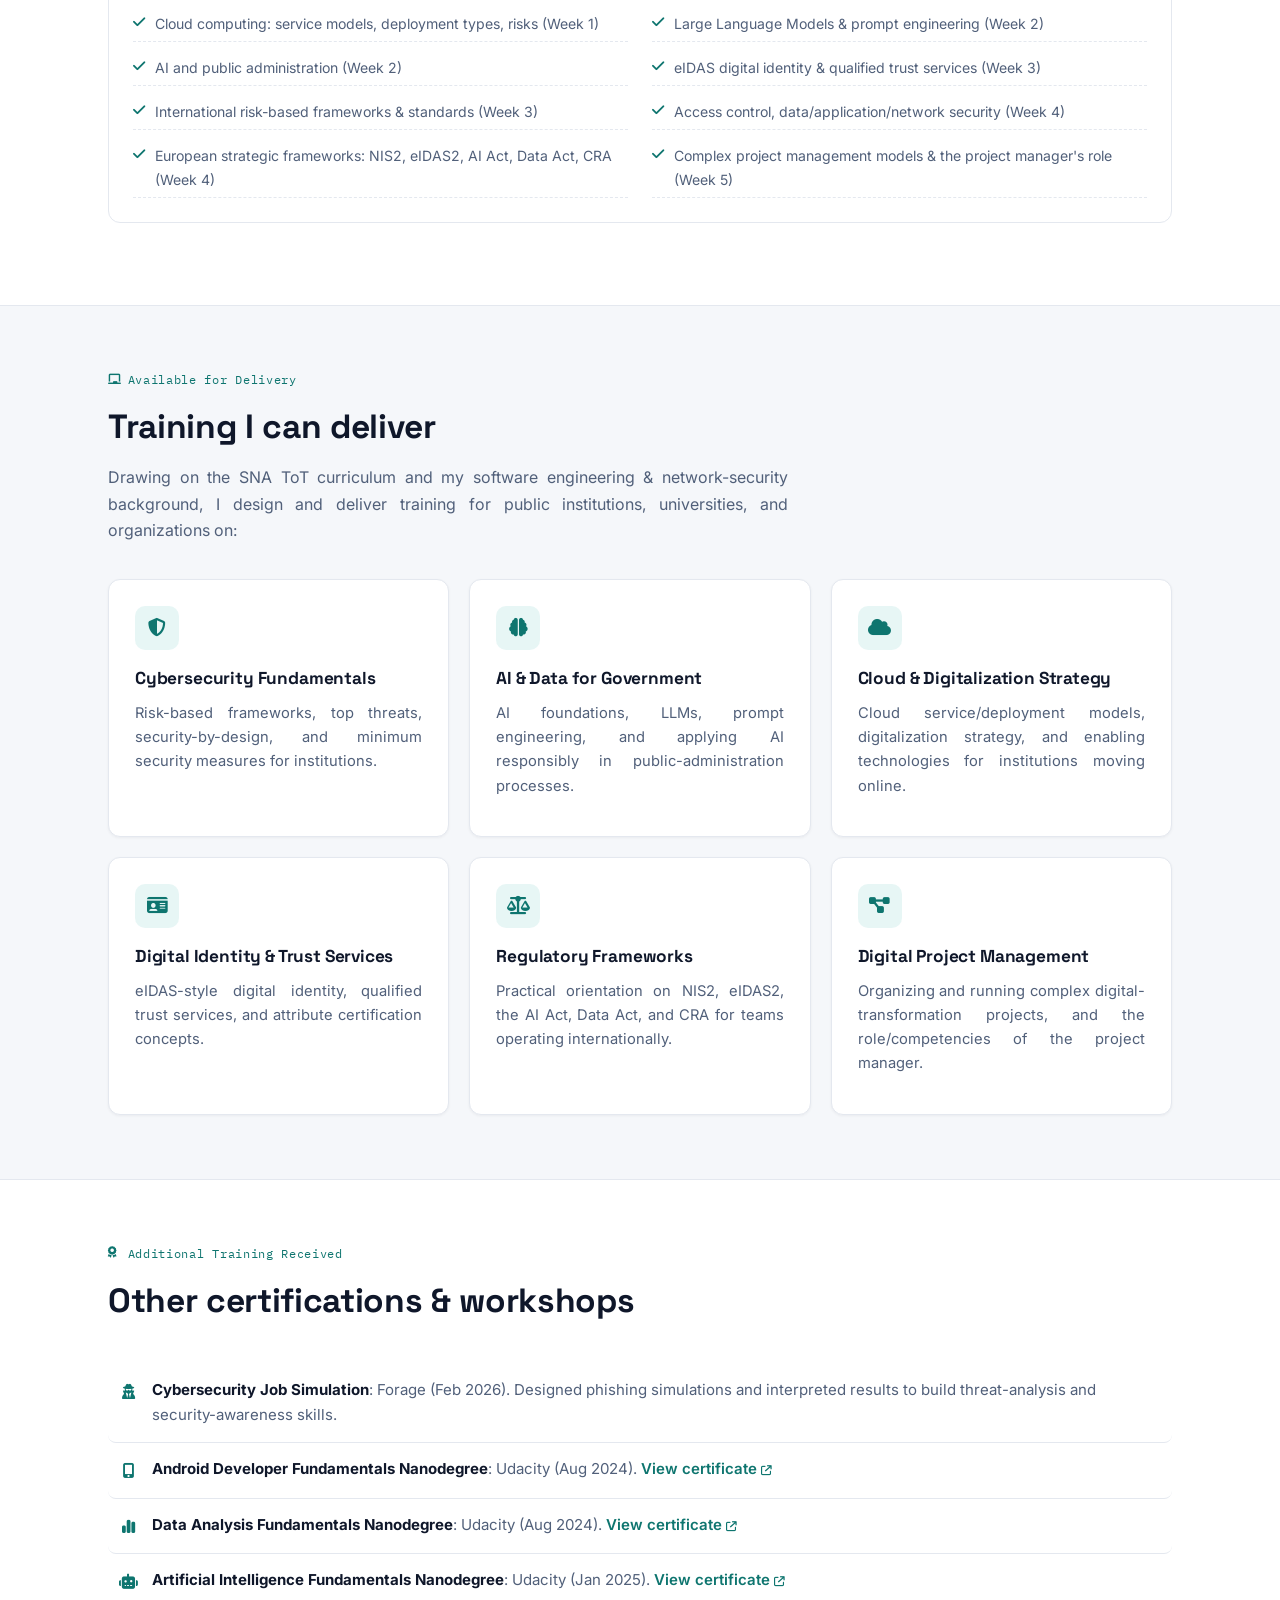
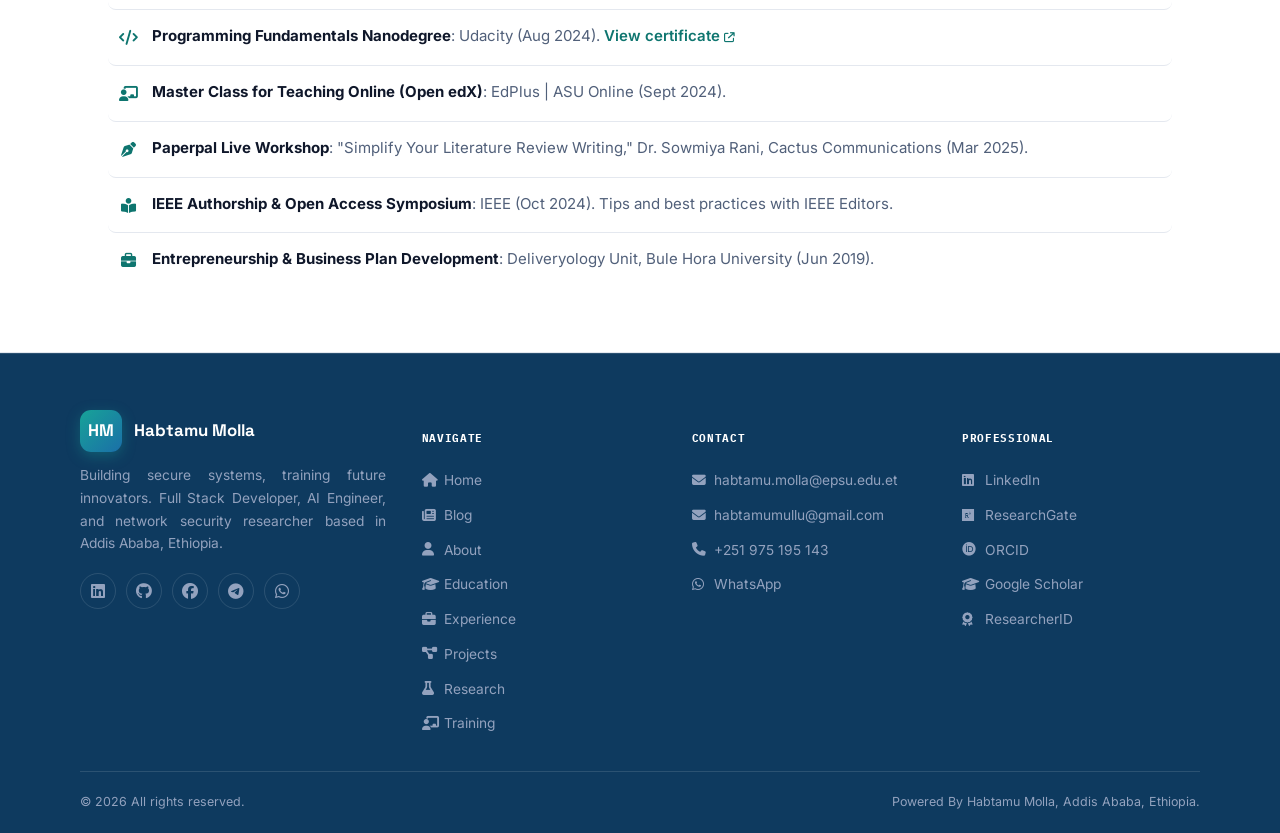
<file: training.html>
<!DOCTYPE html>
<html lang="en">
<head>
<meta charset="UTF-8">
<meta name="viewport" content="width=device-width, initial-scale=1.0">
<title>Training & Trainer | Habtamu Molla</title>
<meta name="description" content="SNA Training-of-Trainers credential and training delivery capability of Habtamu Molla.">
<meta name="google-site-verification" content="iqMxD6NgY4F2zrNZvsVdarxeiHT7VKi01zDI94SJOY4" />
<link rel="preconnect" href="https://fonts.googleapis.com">
<link rel="preconnect" href="https://fonts.gstatic.com" crossorigin>
<link href="https://fonts.googleapis.com/css2?family=Space+Grotesk:wght@500;600;700&family=Inter:wght@400;500;600;700&family=IBM+Plex+Mono:wght@400;500&display=swap" rel="stylesheet">
<link rel="stylesheet" href="https://cdnjs.cloudflare.com/ajax/libs/font-awesome/6.5.1/css/all.min.css">
<link rel="stylesheet" href="assets/styles.css">
</head>
<body data-page="training">
<header class="site-header">
  <div class="nav-inner">
    <a class="brand" href="/">
      <span class="brand-mark">HM</span>
      <span class="brand-text">
        <span class="brand-name">Habtamu Molla</span>
        <span class="brand-tag">FULL STACK DEVELOPER &middot; AI &amp; SECURITY</span>
      </span>
    </a>
    <button class="nav-toggle" id="navToggle" aria-label="Toggle menu" aria-expanded="false">
      <span></span><span></span><span></span>
    </button>
    <ul class="nav-links" id="navLinks">
      <li><a href="/" data-page="home"><i class="fa-solid fa-house icon"></i>Home</a></li>
      <li><a href="blog" data-page="blog"><i class="fa-solid fa-newspaper icon"></i>Blog</a></li>
      <li><a href="about" data-page="about"><i class="fa-solid fa-user icon"></i>About</a></li>
      <li><a href="education" data-page="education"><i class="fa-solid fa-graduation-cap icon"></i>Education</a></li>
      <li><a href="experience" data-page="experience"><i class="fa-solid fa-briefcase icon"></i>Experience</a></li>
      <li><a href="projects" data-page="projects"><i class="fa-solid fa-diagram-project icon"></i>Projects</a></li>
      <li><a href="research" data-page="research"><i class="fa-solid fa-flask icon"></i>Research</a></li>
      <li><a href="training" data-page="training"><i class="fa-solid fa-chalkboard-user icon"></i>Training</a></li>
      <li><a href="skills" data-page="skills"><i class="fa-solid fa-layer-group icon"></i>Skills</a></li>
      <li><a href="contact" data-page="contact"><i class="fa-solid fa-envelope icon"></i>Contact</a></li>
    </ul>
  </div>
</header>

<section class="page-banner">
  <div class="wrap">
    <span class="eyebrow mono"><i class="fa-solid fa-chalkboard-user icon"></i>Training &amp; Trainer</span>
    <h1>From certified trainee to qualified trainer</h1>
    <p>A Training-of-Trainers (ToT) graduate of the SNA Africa Project, ready to design and deliver digital-transformation training for public institutions.</p>
  </div>
</section>

<section>
  <div class="wrap">
    <div class="sec-head">
      <span class="sec-eyebrow mono"><i class="fa-solid fa-certificate icon"></i>Credential</span>
      <h2>SNA Africa Project; Digitalisation of Public Administration</h2>
      <p>Completed the Training-of-Trainers (ToT) e-learning programme on the <strong>Digitalisation of Public Administration</strong>, delivered by <strong>Scuola Nazionale dell'Amministrazione (SNA), Italy</strong> in collaboration with the Ethiopian Civil Service University, across three progressive phases covering ICT infrastructure, cybersecurity, artificial intelligence, cloud computing, digital identity, European regulatory frameworks, and complex-project management for the public sector.</p>
    </div>
  </div>
</section>

<section class="alt">
  <div class="wrap">
    <div class="sec-head">
      <span class="sec-eyebrow mono"><i class="fa-solid fa-list-check icon"></i>Curriculum Completed</span>
      <h2>What I studied, phase by phase</h2>
    </div>
    <div class="phase-card">
      <h4><i class="fa-solid fa-seedling"></i>Phase 1 &mdash; Foundations of Digital Government</h4>
      <div class="phase-topics"><div><i class="fa-solid fa-check icon"></i>Modern computing infrastructures (ICT)</div><div><i class="fa-solid fa-check icon"></i>Digitalization strategy &amp; enabling technologies</div><div><i class="fa-solid fa-check icon"></i>Dematerialization &amp; document management technologies</div><div><i class="fa-solid fa-check icon"></i>Cybersecurity: risk-based frameworks</div><div><i class="fa-solid fa-check icon"></i>Cybersecurity: top threats</div><div><i class="fa-solid fa-check icon"></i>Artificial Intelligence and data</div><div><i class="fa-solid fa-check icon"></i>AI in public administration processes</div><div><i class="fa-solid fa-check icon"></i>Cybersecurity and Artificial Intelligence</div></div>
    </div>
    <div class="phase-card">
      <h4><i class="fa-solid fa-layer-group"></i>Phase 2 &mdash; Applied Digitalization &amp; Cybersecurity</h4>
      <div class="phase-topics"><div><i class="fa-solid fa-check icon"></i>Enabling technologies: cloud, IoT, AI (Day 1)</div><div><i class="fa-solid fa-check icon"></i>Cybersecurity fundamentals &amp; security-by-design (Day 2)</div><div><i class="fa-solid fa-check icon"></i>Digital identities &amp; attribute certification (Day 2)</div><div><i class="fa-solid fa-check icon"></i>Minimum cybersecurity measures for public administrations (Day 2)</div><div><i class="fa-solid fa-check icon"></i>Technologies supporting digital administration &amp; qualified services (Day 3)</div><div><i class="fa-solid fa-check icon"></i>National strategic digitalization plans (Day 3)</div></div>
    </div>
    <div class="phase-card">
      <h4><i class="fa-solid fa-rocket"></i>Phase 3 &mdash; Advanced Cloud, AI, Regulation &amp; Project Management</h4>
      <div class="phase-topics"><div><i class="fa-solid fa-check icon"></i>Cloud computing: service models, deployment types, risks (Week 1)</div><div><i class="fa-solid fa-check icon"></i>Large Language Models &amp; prompt engineering (Week 2)</div><div><i class="fa-solid fa-check icon"></i>AI and public administration (Week 2)</div><div><i class="fa-solid fa-check icon"></i>eIDAS digital identity &amp; qualified trust services (Week 3)</div><div><i class="fa-solid fa-check icon"></i>International risk-based frameworks &amp; standards (Week 3)</div><div><i class="fa-solid fa-check icon"></i>Access control, data/application/network security (Week 4)</div><div><i class="fa-solid fa-check icon"></i>European strategic frameworks: NIS2, eIDAS2, AI Act, Data Act, CRA (Week 4)</div><div><i class="fa-solid fa-check icon"></i>Complex project management models &amp; the project manager's role (Week 5)</div></div>
    </div>
  </div>
</section>

<section>
  <div class="wrap">
    <div class="sec-head">
      <span class="sec-eyebrow mono"><i class="fa-solid fa-chalkboard icon"></i>Available for Delivery</span>
      <h2>Training I can deliver</h2>
      <p>Drawing on the SNA ToT curriculum and my software engineering &amp; network-security background, I design and deliver training for public institutions, universities, and organizations on:</p>
    </div>
    <div class="grid-3">
      <div class="card"><div class="card-icon"><i class="fa-solid fa-shield-halved"></i></div><h3>Cybersecurity Fundamentals</h3><p>Risk-based frameworks, top threats, security-by-design, and minimum security measures for institutions.</p></div>
      <div class="card"><div class="card-icon"><i class="fa-solid fa-brain"></i></div><h3>AI &amp; Data for Government</h3><p>AI foundations, LLMs, prompt engineering, and applying AI responsibly in public-administration processes.</p></div>
      <div class="card"><div class="card-icon"><i class="fa-solid fa-cloud"></i></div><h3>Cloud &amp; Digitalization Strategy</h3><p>Cloud service/deployment models, digitalization strategy, and enabling technologies for institutions moving online.</p></div>
      <div class="card"><div class="card-icon"><i class="fa-solid fa-id-card"></i></div><h3>Digital Identity &amp; Trust Services</h3><p>eIDAS-style digital identity, qualified trust services, and attribute certification concepts.</p></div>
      <div class="card"><div class="card-icon"><i class="fa-solid fa-scale-balanced"></i></div><h3>Regulatory Frameworks</h3><p>Practical orientation on NIS2, eIDAS2, the AI Act, Data Act, and CRA for teams operating internationally.</p></div>
      <div class="card"><div class="card-icon"><i class="fa-solid fa-diagram-project"></i></div><h3>Digital Project Management</h3><p>Organizing and running complex digital-transformation projects, and the role/competencies of the project manager.</p></div>
    </div>
  </div>
</section>

<section class="alt">
  <div class="wrap">
    <div class="sec-head">
      <span class="sec-eyebrow mono"><i class="fa-solid fa-award icon"></i>Additional Training Received</span>
      <h2>Other certifications &amp; workshops</h2>
    </div>
    <ul class="info-list">
      <li><span class="il-icon"><i class="fa-solid fa-user-secret"></i></span><span><strong>Cybersecurity Job Simulation</strong>: Forage (Feb 2026). Designed phishing simulations and interpreted results to build threat-analysis and security-awareness skills.</span></li>
      <li><span class="il-icon"><i class="fa-solid fa-mobile-screen-button"></i></span><span><strong>Android Developer Fundamentals Nanodegree</strong>: Udacity (Aug 2024). <a href="https://www.udacity.com/certificate/e/04148496-4cd5-11ef-b5ef-838a93829c33" target="_blank" rel="noopener" style="color:var(--signal-dark);font-weight:600;">View certificate <i class="fa-solid fa-arrow-up-right-from-square" style="font-size:0.7em;"></i></a></span></li>
      <li><span class="il-icon"><i class="fa-solid fa-chart-simple"></i></span><span><strong>Data Analysis Fundamentals Nanodegree</strong>: Udacity (Aug 2024). <a href="https://www.udacity.com/certificate/e/9d4dd036-66d9-11ef-bf26-731a3f1384bf" target="_blank" rel="noopener" style="color:var(--signal-dark);font-weight:600;">View certificate <i class="fa-solid fa-arrow-up-right-from-square" style="font-size:0.7em;"></i></a></span></li>
      <li><span class="il-icon"><i class="fa-solid fa-robot"></i></span><span><strong>Artificial Intelligence Fundamentals Nanodegree</strong>: Udacity (Jan 2025). <a href="https://www.udacity.com/certificate/e/9beff51e-c13a-11ef-bba9-c31472719a67" target="_blank" rel="noopener" style="color:var(--signal-dark);font-weight:600;">View certificate <i class="fa-solid fa-arrow-up-right-from-square" style="font-size:0.7em;"></i></a></span></li>
      <li><span class="il-icon"><i class="fa-solid fa-code"></i></span><span><strong>Programming Fundamentals Nanodegree</strong>: Udacity (Aug 2024). <a href="https://www.udacity.com/certificate/e/aad101e4-6213-11ef-acce-eb0035983c7c" target="_blank" rel="noopener" style="color:var(--signal-dark);font-weight:600;">View certificate <i class="fa-solid fa-arrow-up-right-from-square" style="font-size:0.7em;"></i></a></span></li>
      <li><span class="il-icon"><i class="fa-solid fa-chalkboard-user"></i></span><span><strong>Master Class for Teaching Online (Open edX)</strong>: EdPlus | ASU Online (Sept 2024).</span></li>
      <li><span class="il-icon"><i class="fa-solid fa-pen-nib"></i></span><span><strong>Paperpal Live Workshop</strong>: "Simplify Your Literature Review Writing," Dr. Sowmiya Rani, Cactus Communications (Mar 2025).</span></li>
      <li><span class="il-icon"><i class="fa-solid fa-book-open-reader"></i></span><span><strong>IEEE Authorship &amp; Open Access Symposium</strong>: IEEE (Oct 2024). Tips and best practices with IEEE Editors.</span></li>
      <li><span class="il-icon"><i class="fa-solid fa-briefcase"></i></span><span><strong>Entrepreneurship &amp; Business Plan Development</strong>: Deliveryology Unit, Bule Hora University (Jun 2019).</span></li>
    </ul>
  </div>
</section>

<footer class="site-footer">
  <div class="wrap footer-top">
    <div class="footer-grid">
      <div class="footer-brand">
        <div class="brand">
          <span class="brand-mark">HM</span>
          <span class="brand-name" style="font-size:1.05rem;">Habtamu Molla</span>
        </div>
        <p>Building secure systems, training future innovators. Full Stack Developer, AI Engineer, and network security researcher based in Addis Ababa, Ethiopia.</p>
        <div class="footer-social" style="margin-top:18px;">
          <a href="https://www.linkedin.com/in/habtamu-molla-511308353/" target="_blank" rel="noopener" aria-label="LinkedIn"><i class="fa-brands fa-linkedin"></i></a>
          <a href="https://github.com/Habtamariam" target="_blank" rel="noopener" aria-label="GitHub"><i class="fa-brands fa-github"></i></a>
          <a href="https://web.facebook.com/habtamu.molla.3133" target="_blank" rel="noopener" aria-label="Facebook"><i class="fa-brands fa-facebook"></i></a>
          <a href="https://t.me/habtemaryiam" target="_blank" rel="noopener" aria-label="Telegram"><i class="fa-brands fa-telegram"></i></a>
          <a href="https://wa.me/251975195143" target="_blank" rel="noopener" aria-label="WhatsApp"><i class="fa-brands fa-whatsapp"></i></a>
        </div>
      </div>
      <div class="footer-col">
        <h5>Navigate</h5>
        <a href="/"><i class="fa-solid fa-house icon"></i>Home</a>
        <a href="blog"><i class="fa-solid fa-newspaper icon"></i>Blog</a>
        <a href="about"><i class="fa-solid fa-user icon"></i>About</a>
        <a href="education"><i class="fa-solid fa-graduation-cap icon"></i>Education</a>
        <a href="experience"><i class="fa-solid fa-briefcase icon"></i>Experience</a>
        <a href="projects"><i class="fa-solid fa-diagram-project icon"></i>Projects</a>
        <a href="research"><i class="fa-solid fa-flask icon"></i>Research</a>
        <a href="training"><i class="fa-solid fa-chalkboard-user icon"></i>Training</a>
      </div>
      <div class="footer-col">
        <h5>Contact</h5>
        <a href="mailto:habtamu.molla@epsu.edu.et"><i class="fa-solid fa-envelope icon"></i>habtamu.molla@epsu.edu.et</a>
        <a href="mailto:habtamumullu@gmail.com"><i class="fa-solid fa-envelope icon"></i>habtamumullu@gmail.com</a>
        <a href="tel:+251975195143"><i class="fa-solid fa-phone icon"></i>+251 975 195 143</a>
        <a href="https://wa.me/251975195143" target="_blank" rel="noopener"><i class="fa-brands fa-whatsapp icon"></i>WhatsApp</a>
      </div>
      <div class="footer-col">
        <h5>Professional</h5>
        <a href="https://www.linkedin.com/in/habtamu-molla-511308353/" target="_blank" rel="noopener"><i class="fa-brands fa-linkedin icon"></i>LinkedIn</a>
        <a href="https://www.researchgate.net/profile/Habtamu-Belachew-2" target="_blank" rel="noopener"><i class="fa-brands fa-researchgate icon"></i>ResearchGate</a>
        <a href="https://orcid.org/0009-0005-8239-3585" target="_blank" rel="noopener"><i class="fa-brands fa-orcid icon"></i>ORCID</a>
        <a href="https://scholar.google.com/citations?user=Yios4TAAAAAJ&hl=en&oi=ao" target="_blank" rel="noopener"><i class="fa-solid fa-graduation-cap icon"></i>Google Scholar</a>
        <a href="https://www.webofscience.com/wos/author/record/MIO-9111-2025" target="_blank" rel="noopener"><i class="fa-solid fa-award icon"></i>ResearcherID</a>
      </div>
    </div>
  </div>
  <div class="wrap footer-bottom">
    <span>&copy; <span class="js-year"></span> All rights reserved.</span>
    <span>Powered By Habtamu Molla, Addis Ababa, Ethiopia.</span>
  </div>
</footer>

<script src="assets/main.js"></script>
</body>
</html>
</file>
<file: assets/styles.css>
/* ========================================================
   Habtamu Molla — Portfolio Stylesheet
   ======================================================== */
:root{
  --ink:#0F172A;
  --ink-soft:#51607A;
  --paper:#F5F7FA;
  --card:#FFFFFF;
  --line:#E4E8EF;
  --brand:#154C79;
  --brand-2:#1B6FA8;
  --signal:#17A398;
  --signal-dark:#0E756F;
  --spark:#E2A63B;
  --dark-bg:#0E3A5F;
  --dark-bg-2:#145C8C;
  --dark-line:rgba(255,255,255,0.12);
  --dark-text:#E7ECF5;
  --dark-text-soft:#93A2BE;
  --radius:12px;
  --maxw:1120px;
  --shadow:0 10px 30px -12px rgba(15,23,42,0.18);
}
*{box-sizing:border-box;}
html{scroll-behavior:smooth;}
body{
  margin:0;background:var(--paper);color:var(--ink);
  font-family:'Inter',system-ui,-apple-system,sans-serif;
  font-size:16px;line-height:1.65;-webkit-font-smoothing:antialiased;
}
h1,h2,h3,h4,.display{font-family:'Space Grotesk',sans-serif;letter-spacing:-0.01em;color:var(--ink);margin:0;}
.mono{font-family:'IBM Plex Mono',monospace;letter-spacing:0.06em;}
a{color:inherit;text-decoration:none;}
img{max-width:100%;display:block;}
.wrap{max-width:var(--maxw);margin:0 auto;padding:0 28px;}
.icon{width:1em;height:1em;display:inline-block;vertical-align:-0.12em;}
ul{margin:0;padding:0;}
li{list-style:none;}

/* ---------------- Header / Nav ---------------- */
header.site-header{
  position:sticky;top:0;z-index:100;background:var(--dark-bg);
  border-bottom:1px solid var(--dark-line);
}
.nav-inner{
  max-width:var(--maxw);margin:0 auto;padding:14px 28px;
  display:flex;align-items:center;justify-content:space-between;gap:14px;flex-wrap:nowrap;
}
.brand{display:flex;align-items:center;gap:12px;min-width:0;flex-shrink:0;}
.brand-mark{
  width:42px;height:42px;border-radius:11px;
  background:linear-gradient(135deg,var(--signal),var(--brand-2));
  display:flex;align-items:center;justify-content:center;
  font-family:'Space Grotesk';font-weight:700;color:#fff;font-size:1.05rem;
  box-shadow:0 4px 14px rgba(23,163,152,0.35);
  flex-shrink:0;
}
.brand-text{display:flex;flex-direction:column;line-height:1.15;white-space:nowrap;}
.brand-name{font-family:'Space Grotesk';font-weight:700;color:#fff;font-size:1.02rem;}
.brand-tag{display:none;}

.nav-links{
  display:flex;gap:1px;align-items:center;flex-wrap:nowrap;
  overflow-x:auto;scrollbar-width:none;-ms-overflow-style:none;
}
.nav-links::-webkit-scrollbar{display:none;}
.nav-links a{
  display:flex;align-items:center;gap:5px;flex-shrink:0;
  font-size:0.76rem;color:var(--dark-text-soft);padding:8px 9px;border-radius:8px;
  font-weight:500;transition:background .18s, color .18s;white-space:nowrap;
}
.nav-links a:hover{color:#fff;background:rgba(255,255,255,0.06);}
.nav-links a.active{color:#fff;background:var(--signal-dark);}
.nav-toggle{display:none;background:none;border:none;cursor:pointer;padding:8px;flex-shrink:0;}
.nav-toggle span{display:block;width:22px;height:2px;background:#fff;margin:5px 0;border-radius:2px;}

@media (max-width:980px){
  .nav-inner{flex-wrap:wrap;}
  .nav-links{
    position:absolute;top:100%;left:0;right:0;background:var(--dark-bg);
    flex-direction:column;align-items:stretch;gap:0;
    max-height:0;overflow:hidden;transition:max-height .25s ease;
    border-bottom:1px solid var(--dark-line);
  }
  .nav-links.open{max-height:600px;overflow-y:auto;}
  .nav-links a{padding:14px 28px;border-bottom:1px solid var(--dark-line);border-radius:0;}
  .nav-toggle{display:block;}
}

/* ---------------- Page header banner (non-home pages) ---------------- */
.page-banner{
  background:linear-gradient(135deg,var(--dark-bg),var(--dark-bg-2));
  color:#fff;padding:56px 0 46px;position:relative;overflow:hidden;
}
.page-banner .eyebrow{color:var(--signal);font-size:0.75rem;margin-bottom:10px;display:flex;align-items:center;gap:8px;}
.page-banner h1{font-size:clamp(2rem,4.4vw,2.9rem);color:#fff;margin-bottom:10px;}
.page-banner p{color:var(--dark-text-soft);max-width:60ch;margin:0;font-size:1.02rem;}

/* ---------------- Sections ---------------- */
section{padding:64px 0;}
section.alt{background:var(--card);border-top:1px solid var(--line);border-bottom:1px solid var(--line);}
.sec-head{margin-bottom:36px;max-width:680px;}
.sec-eyebrow{color:var(--signal-dark);font-size:0.72rem;margin-bottom:10px;display:flex;align-items:center;gap:8px;}
.sec-head h2{font-size:clamp(1.6rem,3vw,2.1rem);margin-bottom:10px;}
.sec-head p{color:var(--ink-soft);margin:0;}

/* ---------------- Buttons ---------------- */
.btn{
  display:inline-flex;align-items:center;gap:9px;padding:12px 20px;border-radius:9px;
  font-size:0.88rem;font-weight:600;transition:transform .15s, background .2s, color .2s, border-color .2s;
  border:1px solid transparent;cursor:pointer;
}
.btn:hover{transform:translateY(-2px);}
.btn-primary{background:var(--signal);color:#062421;}
.btn-primary:hover{background:#1ec2ae;}
.btn-ghost-dark{border-color:var(--dark-line);color:var(--dark-text);}
.btn-ghost-dark:hover{border-color:var(--signal);color:var(--signal);}
.btn-ghost-light{border-color:var(--line);color:var(--ink);background:var(--card);}
.btn-ghost-light:hover{border-color:var(--signal);color:var(--signal-dark);}
.btn-row{display:flex;flex-wrap:wrap;gap:12px;}

/* ---------------- Cards / Grids ---------------- */
.grid-2{display:grid;grid-template-columns:1fr 1fr;gap:22px;}
.grid-3{display:grid;grid-template-columns:repeat(3,1fr);gap:20px;}
/* when a grid ends on a lone odd item, let it span the full row instead of leaving a gap */
.grid-2 > *:last-child:nth-child(odd){grid-column:1 / -1;}
.grid-3 > *:nth-last-child(1):nth-child(3n+1){grid-column:1 / -1;}
.card{
  background:var(--card);border:1px solid var(--line);border-radius:var(--radius);
  padding:26px;box-shadow:0 1px 3px rgba(15,23,42,0.05);
  transition:border-color .25s, transform .25s cubic-bezier(.2,.8,.2,1), box-shadow .25s;
}
.card:hover{border-color:var(--signal);transform:translateY(-5px);box-shadow:0 20px 36px -16px rgba(15,23,42,0.22);}
.card .card-icon{
  width:44px;height:44px;border-radius:10px;background:rgba(23,163,152,0.1);
  display:flex;align-items:center;justify-content:center;color:var(--signal-dark);
  font-size:1.15rem;margin-bottom:14px;
  transition:background .25s, color .25s, transform .25s cubic-bezier(.2,.8,.2,1);
}
.card:hover .card-icon{background:var(--signal);color:#fff;transform:scale(1.08) rotate(-4deg);}
.card h3{font-size:1.08rem;margin-bottom:8px;}
.card p{color:var(--ink-soft);font-size:0.92rem;margin:0 0 12px;}
.card-link{font-size:0.82rem;font-weight:600;color:var(--signal-dark);display:inline-flex;align-items:center;gap:6px;transition:gap .2s;}
.card-link:hover{text-decoration:underline;gap:9px;}
.card.flagship{
  background:linear-gradient(135deg,#0F1B2E,#142236);color:#fff;border-color:#1c3350;
}
.card.flagship:hover{box-shadow:0 22px 40px -16px rgba(0,0,0,0.45);}
.card.flagship p{color:var(--dark-text-soft);}
.card.flagship h3{color:#fff;}
.card.flagship .card-icon{background:rgba(255,255,255,0.08);color:var(--signal);}
.card.flagship:hover .card-icon{background:var(--signal);color:#062421;}
.badge{
  display:inline-flex;align-items:center;gap:5px;font-family:'IBM Plex Mono';font-size:0.64rem;
  background:var(--spark);color:#3A2703;padding:3px 10px;border-radius:20px;letter-spacing:0.04em;
}

/* Justified body copy for a cleaner, more considered read */
p{text-align:justify;text-justify:inter-word;}
.eyebrow, .sec-eyebrow, .mono, .badge, .tag, .pill, .t-date, .brand-tag, .lede{text-align:left;}

/* ---------------- About page: structured bio ---------------- */
.bio-lede{
  font-family:'Space Grotesk';font-size:1.2rem;font-weight:500;color:var(--ink);
  max-width:78ch;margin:0 0 34px;text-align:left;line-height:1.55;
}
.bio-grid{display:grid;grid-template-columns:1fr 1fr;gap:22px;margin-bottom:34px;}
.bio-item{
  background:var(--card);border:1px solid var(--line);border-left:3px solid var(--signal);
  border-radius:var(--radius);padding:24px 26px;
  transition:border-color .25s, transform .25s cubic-bezier(.2,.8,.2,1), box-shadow .25s;
  box-shadow:0 1px 3px rgba(15,23,42,0.05);
}
.bio-item:hover{transform:translateY(-4px);box-shadow:0 16px 30px -16px rgba(15,23,42,0.2);border-left-color:var(--spark);}
.bio-item-icon{
  width:38px;height:38px;border-radius:9px;background:rgba(23,163,152,0.1);color:var(--signal-dark);
  display:flex;align-items:center;justify-content:center;font-size:1rem;margin-bottom:12px;
}
.bio-item h3{font-size:1.02rem;margin-bottom:8px;}
.bio-item p{color:var(--ink-soft);font-size:0.92rem;margin:0;}
.bio-quote{
  position:relative;background:linear-gradient(135deg,rgba(23,163,152,0.06),rgba(27,111,168,0.05));
  border-left:3px solid var(--signal);border-radius:var(--radius);padding:28px 30px;margin:0;
}
.bio-quote i{color:var(--signal);font-size:1.3rem;margin-bottom:10px;display:block;}
.bio-quote p{color:var(--ink);font-size:1.02rem;font-style:italic;margin:0;max-width:80ch;}
@media (max-width:760px){
  .bio-grid{grid-template-columns:1fr;}
}

/* ---------------- Timeline ---------------- */
.timeline{position:relative;padding-left:30px;}
.timeline::before{content:"";position:absolute;left:5px;top:6px;bottom:6px;width:2px;background:var(--line);}
.t-item{position:relative;padding-bottom:36px;padding-left:4px;border-radius:8px;transition:padding-left .22s, background .22s;}
.t-item:hover{padding-left:14px;background:linear-gradient(90deg,rgba(23,163,152,0.05),transparent 70%);}
.t-item:last-child{padding-bottom:0;}
.t-dot{position:absolute;left:-30px;top:5px;width:13px;height:13px;border-radius:50%;background:var(--paper);border:2px solid var(--brand-2);transition:transform .22s, box-shadow .22s;}
.t-item:hover .t-dot{transform:scale(1.25);box-shadow:0 0 0 5px rgba(23,163,152,0.16);}
.t-item.flagship .t-dot{background:var(--spark);border-color:var(--spark);}
.t-date{font-family:'IBM Plex Mono';font-size:0.75rem;color:var(--signal-dark);margin-bottom:4px;display:block;}
.t-role{font-family:'Space Grotesk';font-weight:600;font-size:1.1rem;margin-bottom:2px;}
.t-org{color:var(--ink-soft);font-size:0.92rem;margin-bottom:10px;}
.t-desc{color:var(--ink-soft);font-size:0.95rem;max-width:66ch;text-align:justify;text-justify:inter-word;}

/* ---------------- Tags / Pills ---------------- */
.tag-row{display:flex;flex-wrap:wrap;gap:8px;}
.tag{font-family:'IBM Plex Mono';font-size:0.68rem;padding:4px 10px;border-radius:20px;background:var(--paper);border:1px solid var(--line);color:var(--ink-soft);transition:background .18s, color .18s, border-color .18s;}
.card.flagship .tag{background:rgba(255,255,255,0.08);border-color:rgba(255,255,255,0.16);color:var(--dark-text-soft);}
.pill{font-size:0.84rem;padding:8px 15px;border-radius:20px;background:var(--card);border:1px solid var(--line);display:inline-flex;align-items:center;gap:7px;transition:border-color .18s, transform .18s, box-shadow .18s;}
.pill:hover{border-color:var(--signal);transform:translateY(-2px);box-shadow:0 6px 14px -8px rgba(15,23,42,0.25);}
.pill.growing{border-style:dashed;border-color:var(--spark);color:#7a5a12;background:#FDF6E8;}
.pill.growing:hover{border-color:#a86f0c;}
.pill-row{display:flex;flex-wrap:wrap;gap:9px;}

/* ---------------- Tables / Lists ---------------- */
.info-list li{padding:14px 10px;border-bottom:1px solid var(--line);font-size:0.94rem;color:var(--ink-soft);display:flex;gap:14px;border-radius:8px;transition:background .18s, padding-left .18s;}
.info-list li:hover{background:var(--paper);padding-left:14px;}
.info-list li:last-child{border-bottom:none;}
.info-list .il-icon{color:var(--signal-dark);width:20px;flex-shrink:0;margin-top:2px;text-align:center;}
.info-list strong{color:var(--ink);}

/* Compact inline icon+label links, CV-header style: [icon] Label */
.quick-links{display:flex;flex-wrap:wrap;gap:10px 22px;align-items:center;}
.quick-links a{
  display:inline-flex;align-items:center;gap:7px;font-size:0.92rem;font-weight:600;
  color:var(--signal-dark);white-space:nowrap;transition:gap .18s, color .18s;
}
.quick-links a i{font-size:0.95em;}
.quick-links a:hover{text-decoration:underline;gap:10px;}
.quick-links.on-dark a{color:var(--dark-text);}
.quick-links.on-dark a:hover{color:var(--signal);}

.pub-item{display:grid;grid-template-columns:96px 1fr;gap:20px;padding:20px 14px;border-bottom:1px solid var(--line);border-radius:8px;transition:background .18s;}
.pub-item:hover{background:var(--paper);}
.pub-item:last-child{border-bottom:none;}
.pub-year{font-family:'IBM Plex Mono';color:var(--signal-dark);font-size:0.85rem;}
.pub-title{font-weight:600;margin-bottom:5px;}
.pub-venue{color:var(--ink-soft);font-size:0.88rem;}
.pub-link{font-size:0.8rem;color:var(--signal-dark);font-weight:600;display:inline-flex;gap:5px;align-items:center;margin-top:6px;}

/* ---------------- Stat blocks ---------------- */
.stat-list{display:grid;grid-template-columns:repeat(4,1fr);gap:20px;}
.stat{border-left:2px solid var(--signal);padding-left:14px;transition:border-color .2s, transform .2s;}
.stat:hover{border-color:var(--spark);transform:translateX(3px);}
.stat .num{font-family:'Space Grotesk';font-size:1.7rem;font-weight:700;color:var(--ink);display:block;}
.stat .lbl{font-size:0.8rem;color:var(--ink-soft);}

/* ---------------- Training accordion-style blocks ---------------- */
.phase-card{background:var(--card);border:1px solid var(--line);border-radius:var(--radius);padding:24px;margin-bottom:18px;transition:border-color .2s, box-shadow .2s, transform .2s;}
.phase-card:hover{border-color:var(--signal);box-shadow:0 16px 30px -18px rgba(15,23,42,0.2);transform:translateY(-2px);}
.phase-card h4{font-size:1rem;margin-bottom:12px;display:flex;align-items:center;gap:10px;color:var(--brand);}
.phase-topics{display:grid;grid-template-columns:1fr 1fr;gap:8px 24px;}
.phase-topics div{font-size:0.88rem;color:var(--ink-soft);padding:6px 0;border-bottom:1px dashed var(--line);display:flex;gap:8px;}
.phase-topics div .icon{color:var(--signal-dark);flex-shrink:0;margin-top:3px;}


/* ---------------- Hero (home only) ---------------- */
.hero{position:relative;background:var(--dark-bg);color:var(--dark-text);overflow:hidden;padding:70px 0 80px;}
.hero-inner{max-width:var(--maxw);margin:0 auto;padding:0 28px;position:relative;z-index:2;display:grid;grid-template-columns:auto 1fr;gap:44px;align-items:center;}
.hero-photo{width:190px;height:190px;border-radius:50%;overflow:hidden;border:4px solid var(--signal);box-shadow:0 0 0 8px rgba(23,163,152,0.12),0 20px 40px rgba(0,0,0,0.35);flex-shrink:0;}
.hero-photo img{width:100%;height:100%;object-fit:cover;}

/* Role network graphic (home hero) */
.hero-network{width:340px;height:340px;flex-shrink:0;}
.hero-network svg{width:100%;height:100%;overflow:visible;}
.role-node{cursor:pointer;}
.role-node .node-circle{transition:filter .18s, transform .18s;transform-origin:center;transform-box:fill-box;}
.role-node:hover .node-circle{filter:brightness(1.3);transform:scale(1.08);}
.role-node .node-label{font-family:'IBM Plex Mono';font-size:9.5px;fill:var(--dark-text-soft);text-transform:uppercase;letter-spacing:0.03em;transition:fill .18s;}
.role-node:hover .node-label{fill:#fff;}
.role-node .node-label.primary{fill:#fff;font-weight:600;font-size:10.5px;}
.node-core-ring{filter:drop-shadow(0 0 12px rgba(23,163,152,0.6));}
@media (prefers-reduced-motion: no-preference){
  .pulse-a{animation:hero-pulse 3.4s ease-in-out infinite;}
  .pulse-b{animation:hero-pulse 3.4s ease-in-out infinite;animation-delay:1.13s;}
  .pulse-c{animation:hero-pulse 3.4s ease-in-out infinite;animation-delay:2.26s;}
}
@keyframes hero-pulse{
  0%{stroke-dashoffset:130;opacity:0;}
  8%{opacity:1;}
  45%{stroke-dashoffset:0;opacity:1;}
  60%{opacity:0;}
  100%{opacity:0;}
}
.role-block{scroll-margin-top:96px;}
.role-block .card-icon{margin-bottom:0;}
.role-block-head{display:flex;align-items:center;gap:16px;margin-bottom:14px;}
.role-block.is-primary{border-color:var(--spark);}
.role-block.is-primary .card-icon{background:rgba(226,166,59,0.14);color:#a86f0c;}
.eyebrow{display:inline-flex;align-items:center;gap:8px;font-size:0.74rem;color:var(--signal);padding-bottom:12px;}
.hero h1{font-size:clamp(2.2rem,5vw,3.4rem);font-weight:700;color:#fff;line-height:1.05;margin-bottom:6px;}
.hero .motto{font-family:'Space Grotesk';font-size:1.15rem;color:var(--dark-text-soft);margin-bottom:16px;font-weight:500;}
.hero p.lede{font-size:1.05rem;color:var(--dark-text-soft);max-width:60ch;margin-bottom:26px;}
.hero-meta{display:flex;flex-wrap:wrap;gap:10px 22px;margin-bottom:28px;font-family:'IBM Plex Mono';font-size:0.78rem;color:var(--dark-text-soft);}
.hero-meta span{display:flex;align-items:center;gap:7px;}
.dot{width:6px;height:6px;border-radius:50%;background:var(--signal);display:inline-block;}

@media (max-width:980px) and (min-width:761px){
  .grid-3{grid-template-columns:1fr 1fr;}
}

@media (max-width:760px){
  .hero-inner{grid-template-columns:1fr;text-align:center;}
  .hero-photo{margin:0 auto;}
  .hero-network{margin:0 auto;}
  .hero-meta{justify-content:center;}
  .btn-row{justify-content:center;}
  .grid-2,.grid-3{grid-template-columns:1fr;}
  .stat-list{grid-template-columns:1fr 1fr;}
  .phase-topics{grid-template-columns:1fr;}
  .pub-item{grid-template-columns:60px 1fr;}
}

/* ---------------- Blog / News feed ---------------- */
.blog-layout{display:grid;grid-template-columns:1.9fr 1fr;gap:32px;align-items:start;}
.news-feed{min-width:0;}
.news-card{
  position:relative;background:var(--card);border:1px solid var(--line);border-left:4px solid var(--signal);
  border-radius:var(--radius);padding:26px 28px;margin-bottom:22px;box-shadow:0 1px 3px rgba(15,23,42,0.05);
  scroll-margin-top:96px;
  transition:border-color .25s, transform .25s cubic-bezier(.2,.8,.2,1), box-shadow .25s;
}
.news-card:hover{border-color:var(--signal);transform:translateY(-4px);box-shadow:0 18px 34px -16px rgba(15,23,42,0.2);}
.news-card.is-latest{border-left-color:var(--spark);}
.news-card.is-hidden{display:none;}
.news-latest-ribbon{
  position:absolute;top:-11px;left:24px;background:var(--spark);color:#3A2703;
  font-family:'IBM Plex Mono';font-size:0.64rem;font-weight:700;letter-spacing:0.05em;
  padding:4px 12px;border-radius:20px;box-shadow:0 4px 10px rgba(226,166,59,0.4);
}
.news-meta{display:flex;align-items:center;flex-wrap:wrap;gap:16px;margin-bottom:14px;font-size:0.82rem;color:var(--ink-soft);}
.news-meta span{display:flex;align-items:center;gap:6px;}
.news-category{
  display:inline-flex;align-items:center;gap:6px;font-family:'IBM Plex Mono';font-size:0.66rem;
  letter-spacing:0.04em;padding:4px 11px;border-radius:20px;font-weight:600;
}
.news-category.cat-role{background:rgba(23,163,152,0.12);color:var(--signal-dark);}
.news-category.cat-publication{background:rgba(27,111,168,0.12);color:var(--brand);}
.news-category.cat-recognition{background:rgba(226,166,59,0.16);color:#8a5c0a;}
.news-category.cat-training{background:rgba(155,90,200,0.12);color:#7a3fa0;}
.news-category.cat-milestone{background:rgba(220,80,80,0.1);color:#b5443f;}
.news-card h3{font-size:1.28rem;margin-bottom:10px;}
.news-card p{color:var(--ink-soft);font-size:0.95rem;margin:0;}
.news-detail{display:none;margin-top:12px;padding-top:12px;border-top:1px dashed var(--line);}
.news-detail.is-open{display:block;}
.news-actions{display:flex;align-items:center;justify-content:space-between;flex-wrap:wrap;gap:14px;margin-top:20px;}
.news-readmore{
  display:inline-flex;align-items:center;gap:8px;font-size:0.86rem;font-weight:600;color:var(--brand);
  background:transparent;border:1.5px solid var(--brand-2);border-radius:8px;padding:9px 18px;cursor:pointer;
  transition:background .2s, color .2s, transform .2s;
}
.news-readmore:hover{background:var(--brand-2);color:#fff;transform:translateY(-2px);}
.news-readmore .icon{transition:transform .25s;}
.news-readmore.is-open .icon{transform:rotate(90deg);}
.news-share{
  display:inline-flex;align-items:center;gap:7px;font-size:0.86rem;color:var(--ink-soft);
  background:none;border:none;cursor:pointer;transition:color .2s;
}
.news-share:hover{color:var(--signal-dark);}
.news-share .news-share-label{transition:opacity .15s;}

/* ---------------- Blog sidebar ---------------- */
.blog-sidebar{position:sticky;top:96px;display:flex;flex-direction:column;gap:22px;}
.sidebar-card{background:var(--card);border:1px solid var(--line);border-radius:var(--radius);padding:24px;box-shadow:0 1px 3px rgba(15,23,42,0.05);}
.sidebar-card h4{font-size:1.02rem;margin-bottom:14px;padding-bottom:12px;border-bottom:1px solid var(--line);}
.recent-post-item{display:block;padding:12px 0;border-bottom:1px dashed var(--line);transition:transform .18s;}
.recent-post-item:last-child{border-bottom:none;padding-bottom:0;}
.recent-post-item:hover{transform:translateX(4px);}
.recent-post-item .rp-title{font-size:0.9rem;font-weight:600;color:var(--ink);display:block;margin-bottom:5px;}
.recent-post-item:hover .rp-title{color:var(--signal-dark);}
.recent-post-item .rp-date{font-size:0.76rem;color:var(--ink-soft);display:flex;align-items:center;gap:6px;}
.topic-pill-row{display:flex;flex-wrap:wrap;gap:9px;}
.topic-pill{
  font-size:0.8rem;padding:7px 13px;border-radius:20px;background:var(--paper);border:1px solid var(--line);
  color:var(--ink-soft);cursor:pointer;transition:all .18s;
}
.topic-pill:hover{border-color:var(--signal);color:var(--signal-dark);}
.topic-pill.active{background:var(--signal);border-color:var(--signal);color:#fff;font-weight:600;}

@media (max-width:900px){
  .blog-layout{grid-template-columns:1fr;}
  .blog-sidebar{position:static;}
}

.contact-form{background:var(--card);border:1px solid var(--line);border-radius:var(--radius);padding:30px;box-shadow:0 1px 3px rgba(15,23,42,0.05);}
.form-row{margin-bottom:18px;}
.form-row label{display:block;font-size:0.82rem;font-weight:600;color:var(--ink);margin-bottom:7px;}
.form-row input, .form-row textarea{
  width:100%;padding:12px 14px;border:1px solid var(--line);border-radius:8px;
  font-family:'Inter',sans-serif;font-size:0.92rem;color:var(--ink);background:var(--paper);
  transition:border-color .18s, box-shadow .18s;
}
.form-row input:focus, .form-row textarea:focus{
  outline:none;border-color:var(--signal);box-shadow:0 0 0 3px rgba(23,163,152,0.15);background:var(--card);
}
.form-row textarea{resize:vertical;min-height:130px;}
.form-note{font-size:0.8rem;color:var(--ink-soft);margin-top:14px;display:flex;align-items:center;gap:8px;}
.form-status{font-size:0.86rem;margin-top:14px;display:none;padding:10px 14px;border-radius:8px;}
.form-status.show{display:block;}
.form-status.ok{background:rgba(23,163,152,0.12);color:var(--signal-dark);}

/* ---------------- Map embed ---------------- */
.map-card{border:1px solid var(--line);border-radius:var(--radius);overflow:hidden;background:var(--card);box-shadow:0 1px 3px rgba(15,23,42,0.05);transition:box-shadow .25s, border-color .25s;}
.map-card:hover{box-shadow:0 20px 36px -18px rgba(15,23,42,0.22);border-color:var(--signal);}
.map-embed{position:relative;height:320px;}
.map-embed iframe{width:100%;height:100%;border:0;display:block;filter:grayscale(0.15) contrast(1.03);}
.map-overlay-link{
  position:absolute;inset:0;display:flex;align-items:flex-end;justify-content:flex-start;
  background:rgba(10,20,35,0);transition:background .2s;padding:16px;
}
.map-overlay-link:hover{background:rgba(10,20,35,0.18);}
.map-overlay-badge{
  display:inline-flex;align-items:center;gap:8px;background:var(--dark-bg);color:#fff;
  padding:10px 16px;border-radius:8px;font-size:0.82rem;font-weight:600;
  opacity:0;transform:translateY(6px);transition:opacity .2s, transform .2s;
}
.map-overlay-link:hover .map-overlay-badge{opacity:1;transform:translateY(0);}
.map-caption{
  display:flex;justify-content:space-between;align-items:center;flex-wrap:wrap;gap:10px;
  padding:16px 20px;border-top:1px solid var(--line);
}
.map-caption span{font-size:0.88rem;color:var(--ink-soft);}
.map-caption span strong{color:var(--ink);}

/* ---------------- Screenshot gallery (project previews) ---------------- */
.shot-gallery{display:grid;grid-template-columns:repeat(3,1fr);gap:14px;margin-top:22px;}
.shot-item{
  display:block;border-radius:10px;overflow:hidden;background:var(--card);
  border:1px solid var(--line);box-shadow:0 1px 3px rgba(15,23,42,0.05);
  transition:transform .25s cubic-bezier(.2,.8,.2,1), box-shadow .25s, border-color .25s;
}
.shot-item:hover{transform:translateY(-4px);box-shadow:0 16px 30px -16px rgba(15,23,42,0.25);border-color:var(--signal);}
.shot-frame{aspect-ratio:16/9;overflow:hidden;background:var(--paper);}
.shot-frame img{width:100%;height:100%;object-fit:cover;object-position:top center;transition:transform .4s;}
.shot-item:hover .shot-frame img{transform:scale(1.06);}
.shot-caption{display:flex;align-items:center;gap:7px;padding:10px 13px;font-size:0.78rem;font-weight:600;color:var(--ink-soft);}
.shot-caption .icon{color:var(--signal-dark);flex-shrink:0;}
.card.flagship .shot-item{background:rgba(255,255,255,0.04);border-color:rgba(255,255,255,0.14);}
.card.flagship .shot-item:hover{border-color:var(--signal);}
.card.flagship .shot-caption{color:var(--dark-text-soft);}
.card.flagship .shot-caption .icon{color:var(--signal);}
.shot-gallery.compact{max-width:560px;gap:10px;margin-top:16px;}
.shot-gallery.compact .shot-caption{font-size:0.72rem;padding:8px 10px;}
@media (max-width:760px){
  .shot-gallery{grid-template-columns:1fr 1fr;}
}
@media (max-width:480px){
  .shot-gallery{grid-template-columns:1fr;}
}

/* ---------------- Footer ---------------- */
footer.site-footer{background:var(--dark-bg);color:var(--dark-text-soft);border-top:1px solid var(--dark-line);}
.footer-top{padding:56px 0 30px;}
.footer-grid{display:grid;grid-template-columns:1.3fr 1fr 1fr 1fr;gap:32px;}
.footer-brand .brand-name{color:#fff;}
.footer-brand p{font-size:0.86rem;margin-top:12px;color:var(--dark-text-soft);max-width:34ch;}
.footer-col h5{font-family:'IBM Plex Mono';font-size:0.7rem;color:#fff;letter-spacing:0.06em;text-transform:uppercase;margin-bottom:16px;}
.footer-col a{display:flex;align-items:center;gap:9px;font-size:0.86rem;padding:6px 0;color:var(--dark-text-soft);transition:color .18s;}
.footer-col a:hover{color:var(--signal);}
.footer-bottom{border-top:1px solid var(--dark-line);padding:20px 0;display:flex;justify-content:space-between;flex-wrap:wrap;gap:10px;font-size:0.78rem;}
.footer-social{display:flex;gap:10px;}
.footer-social a{
  width:36px;height:36px;border-radius:50%;border:1px solid var(--dark-line);
  display:flex;align-items:center;justify-content:center;color:var(--dark-text-soft);
  transition:all .2s;
}
.footer-social a:hover{border-color:var(--signal);color:var(--signal);transform:translateY(-2px);}

@media (max-width:860px){
  .footer-grid{grid-template-columns:1fr 1fr;}
}
@media (max-width:560px){
  .footer-grid{grid-template-columns:1fr;}
  .footer-bottom{flex-direction:column;text-align:center;}
}

:focus-visible{outline:2px solid var(--signal);outline-offset:2px;}
</file>
